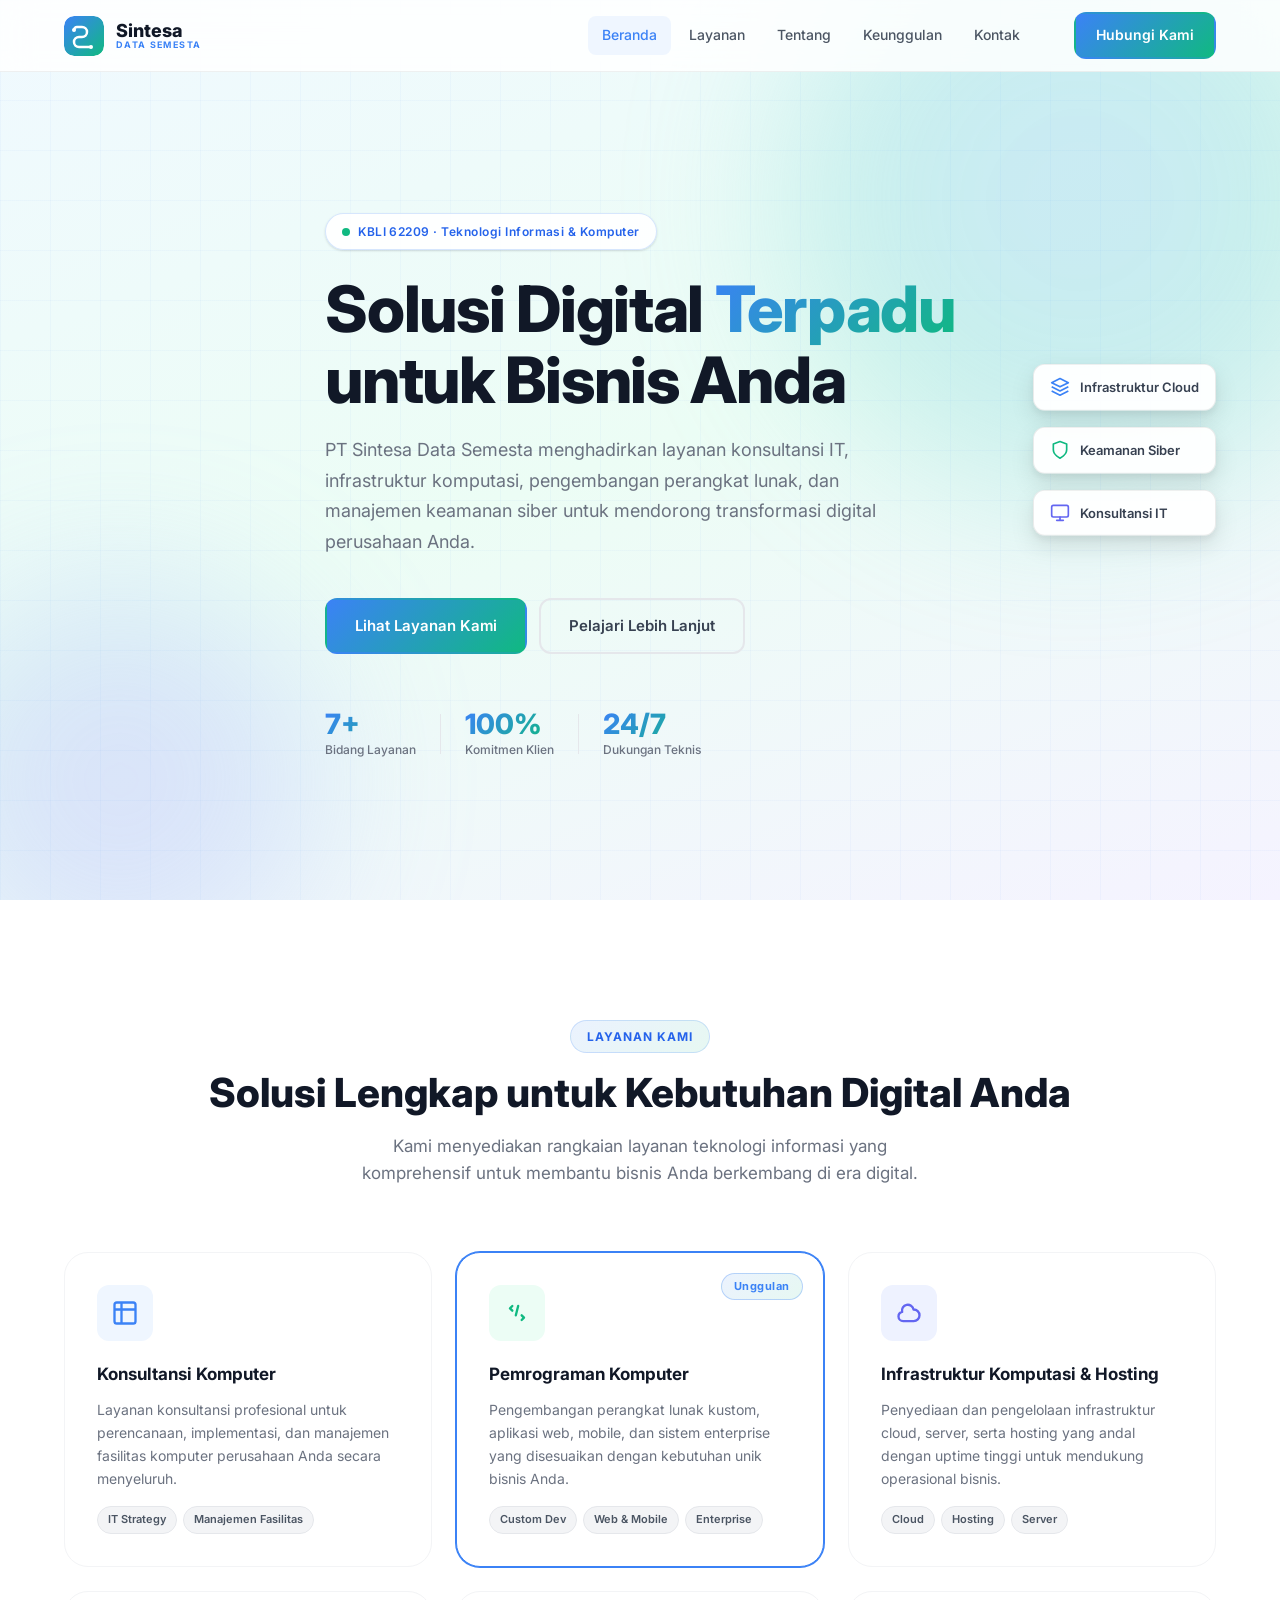
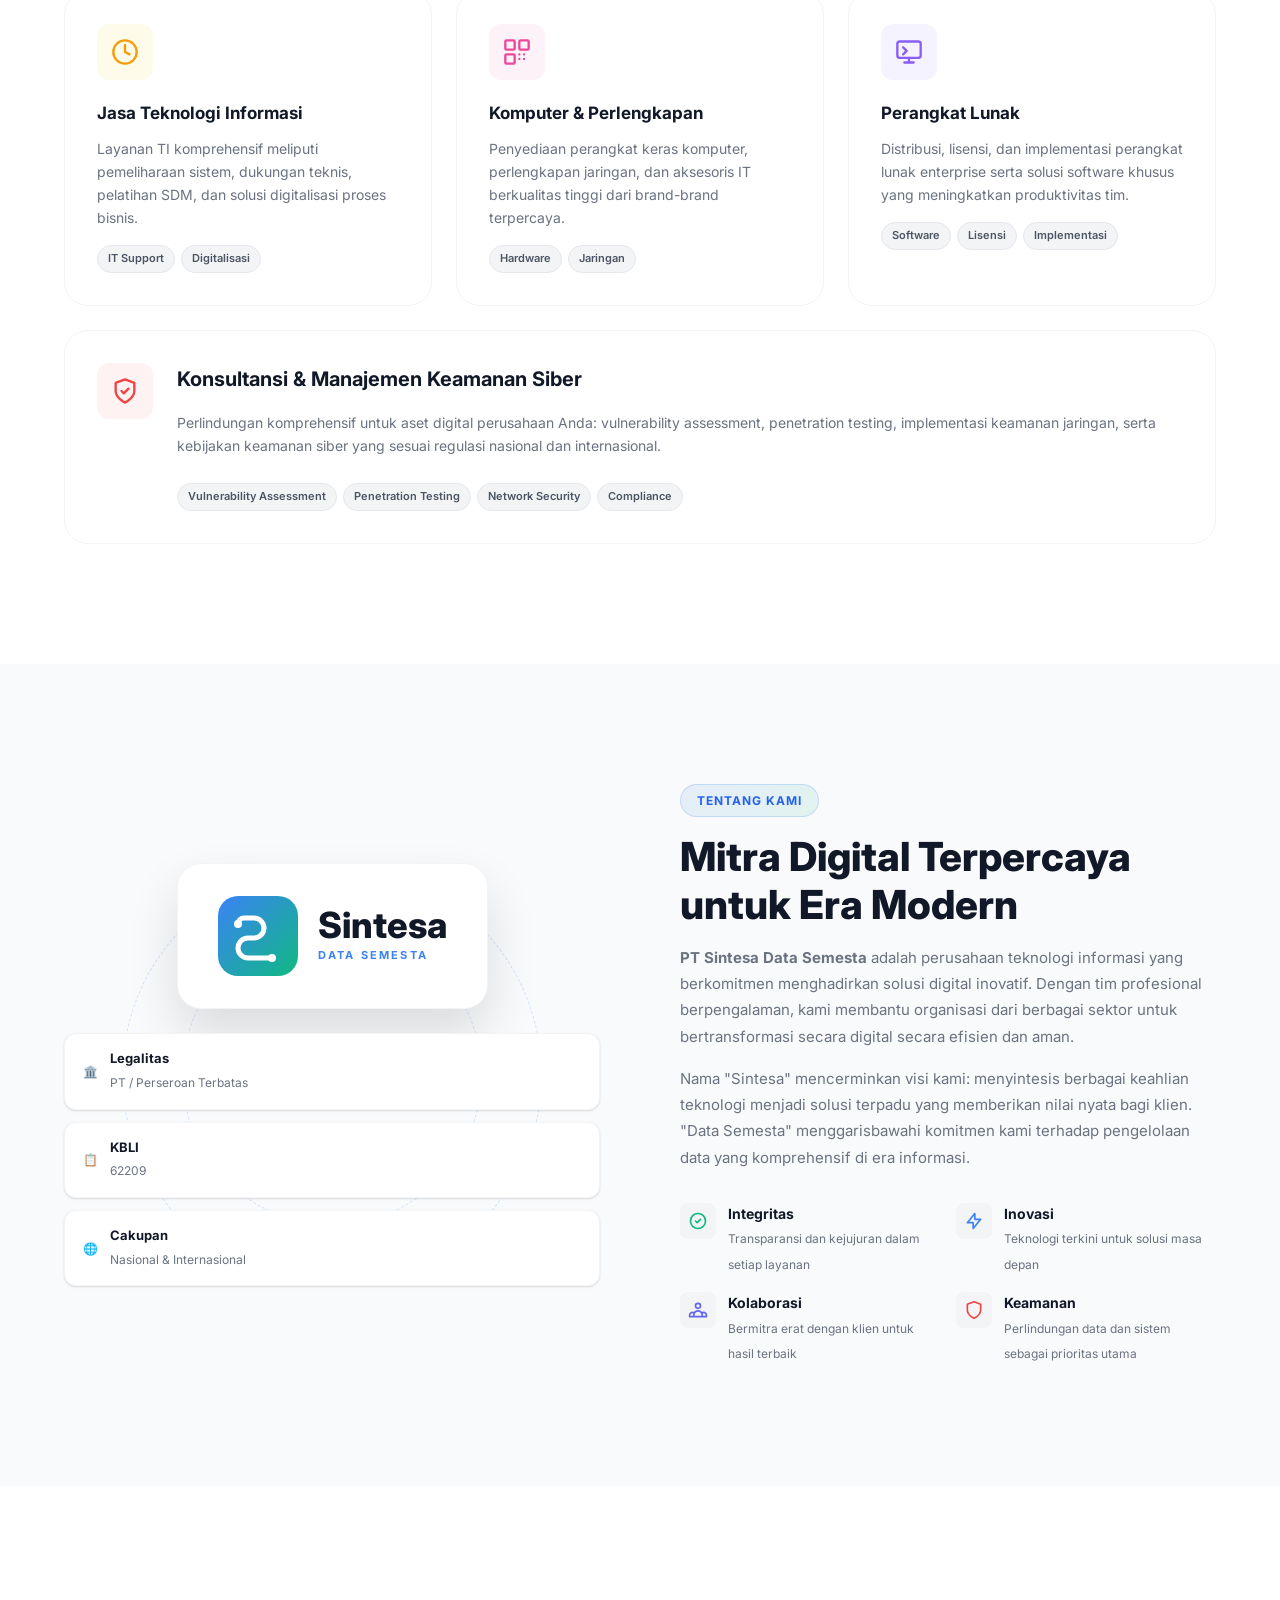
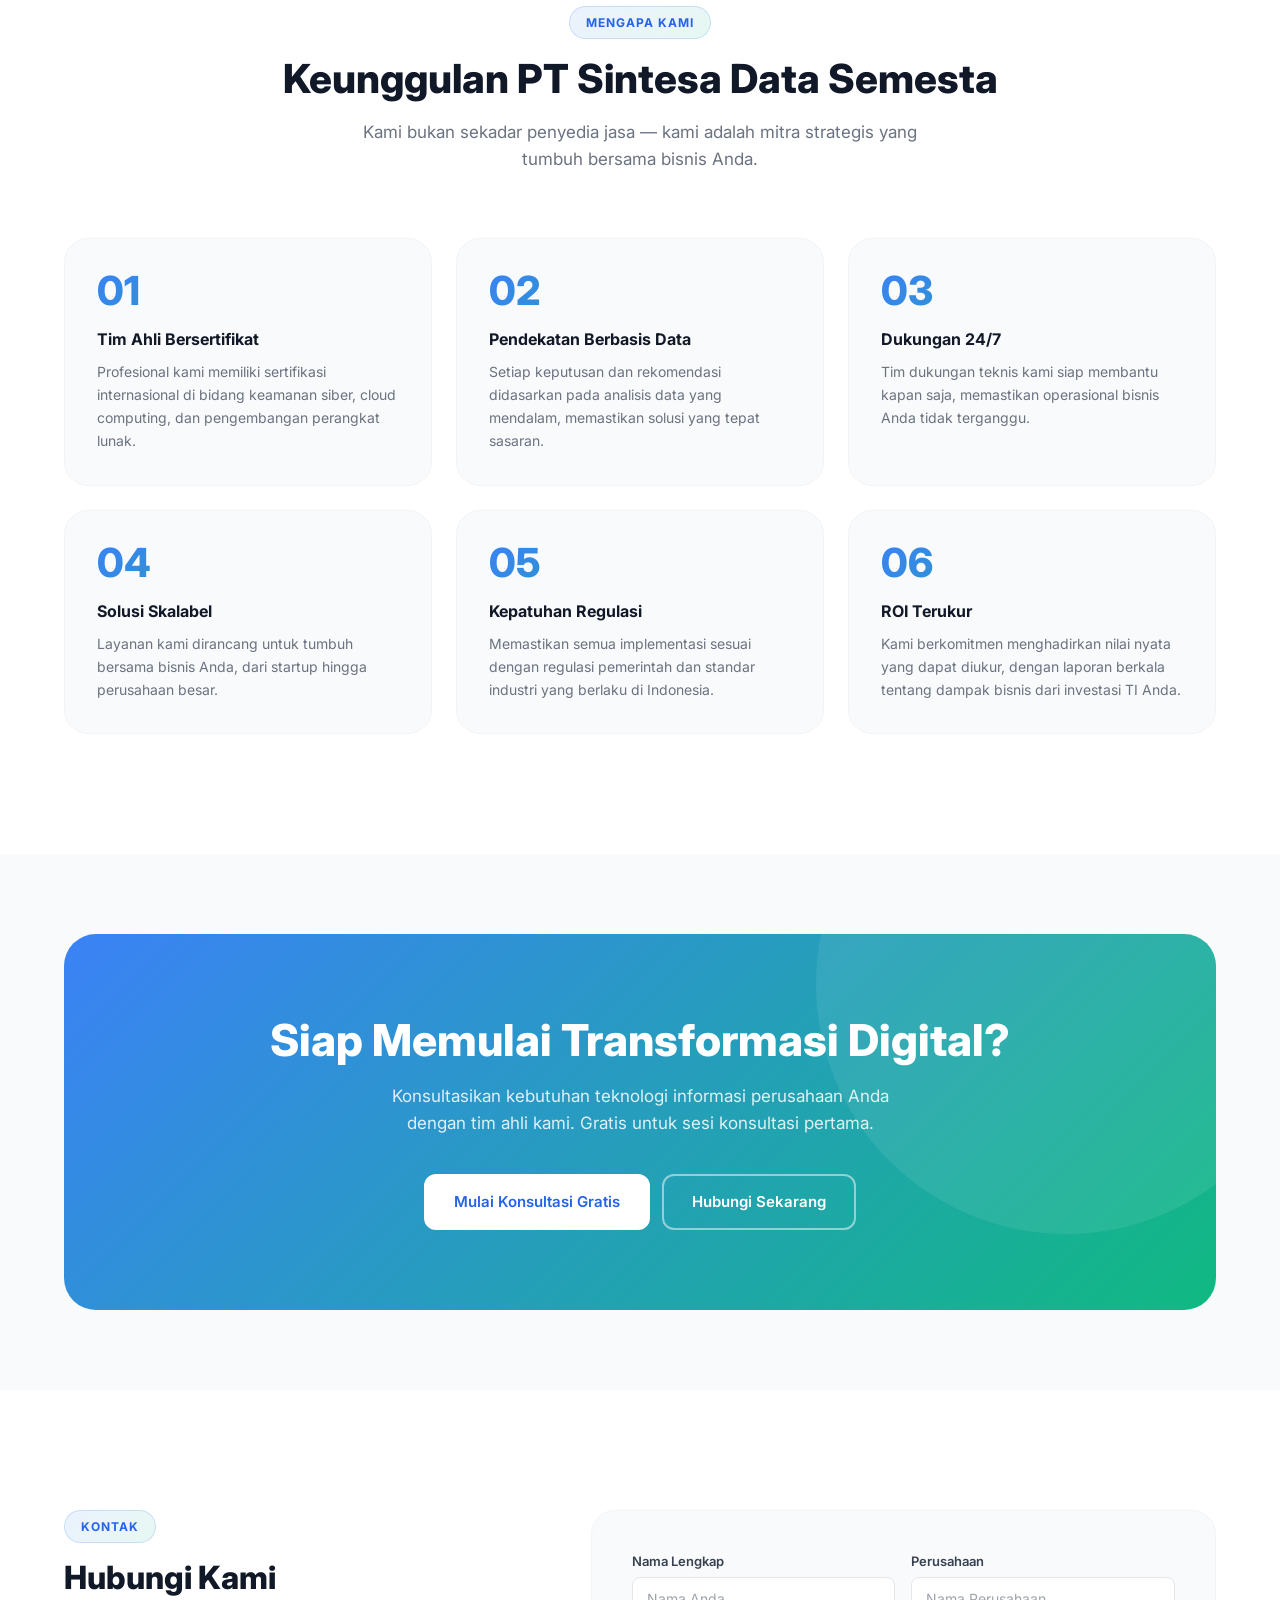
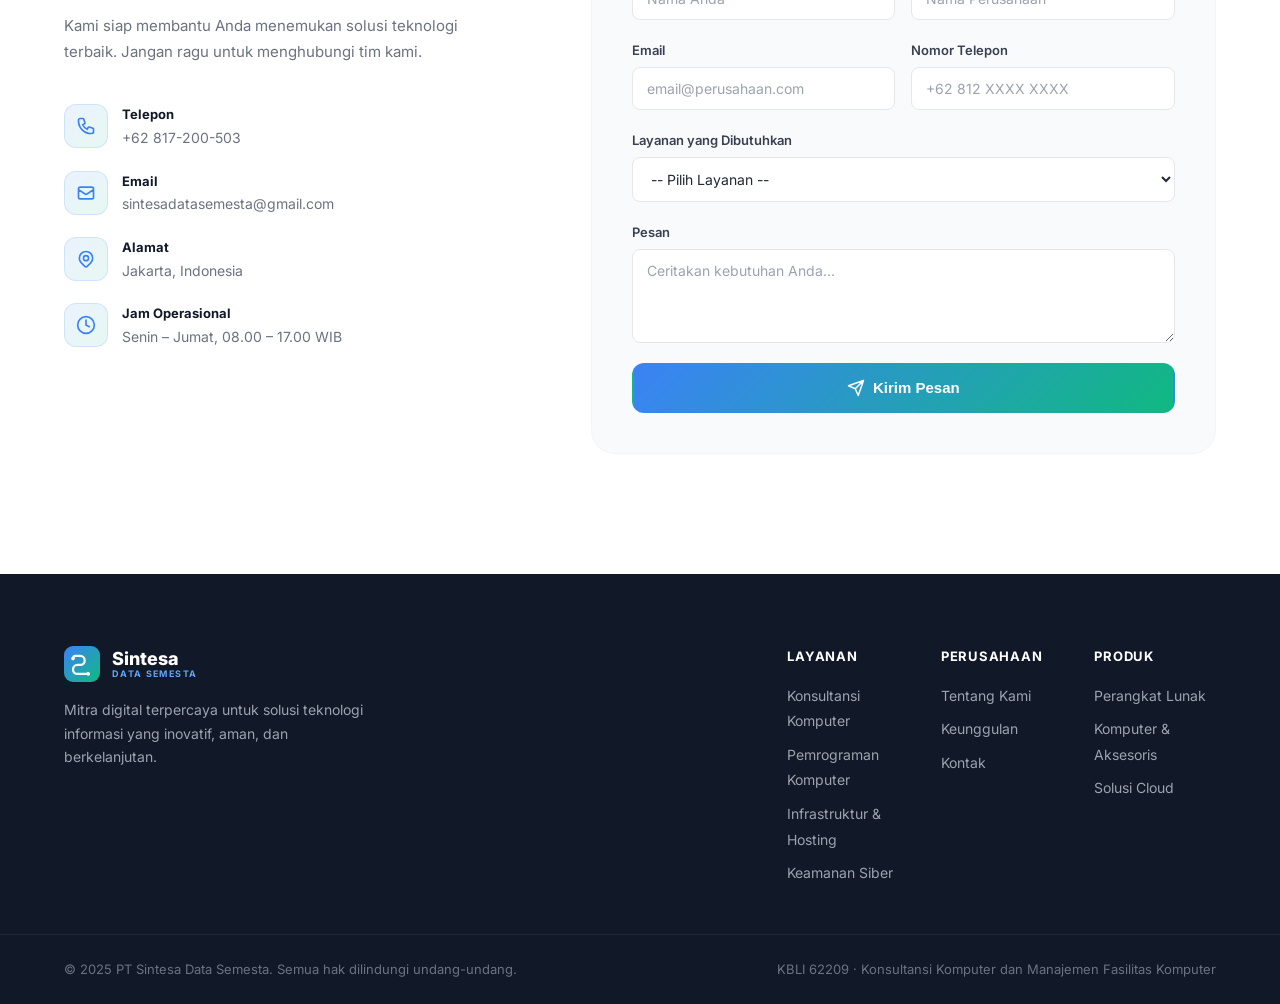
<file: index.html>
<!DOCTYPE html>
<html lang="id">
<head>
  <meta charset="UTF-8" />
  <meta name="viewport" content="width=device-width, initial-scale=1.0, viewport-fit=cover" />
  <meta name="mobile-web-app-capable" content="yes" />
  <meta name="apple-mobile-web-app-capable" content="yes" />
  <meta name="apple-mobile-web-app-status-bar-style" content="default" />
  <meta name="theme-color" content="#3B82F6" />
  <title>PT Sintesa Data Semesta — Konsultansi IT & Keamanan Siber</title>
  <meta name="description" content="PT Sintesa Data Semesta bergerak di bidang konsultansi komputer, pemrograman, infrastruktur komputasi, dan manajemen keamanan siber." />
  <meta name="keywords" content="konsultansi IT, keamanan siber, infrastruktur komputasi, perangkat lunak, Jakarta" />
  <link rel="stylesheet" href="assets/css/style.css" />
  <link rel="preconnect" href="https://fonts.googleapis.com" />
  <link rel="preconnect" href="https://fonts.gstatic.com" crossorigin />
  <link href="https://fonts.googleapis.com/css2?family=Inter:wght@300;400;500;600;700;800&display=swap" rel="stylesheet" />
</head>
<body>

  <!-- ===== NAVBAR ===== -->
  <header class="navbar" id="navbar">
    <div class="container nav-inner">
      <a href="#" class="brand">
        <svg class="brand-icon" width="40" height="40" viewBox="0 0 40 40" fill="none" xmlns="http://www.w3.org/2000/svg">
          <rect width="40" height="40" rx="10" fill="url(#logoGrad)"/>
          <path d="M10 14C10 12.3431 11.3431 11 13 11H18C20.7614 11 23 13.2386 23 16C23 18.7614 20.7614 21 18 21H15C12.2386 21 10 23.2386 10 26C10 28.7614 12.2386 31 15 31H27" stroke="white" stroke-width="2.5" stroke-linecap="round"/>
          <circle cx="10" cy="14" r="2" fill="white"/>
          <circle cx="27" cy="31" r="2" fill="white"/>
          <defs>
            <linearGradient id="logoGrad" x1="0" y1="0" x2="40" y2="40" gradientUnits="userSpaceOnUse">
              <stop offset="0%" stop-color="#3B82F6"/>
              <stop offset="100%" stop-color="#10B981"/>
            </linearGradient>
          </defs>
        </svg>
        <div class="brand-text">
          <span class="brand-name">Sintesa</span>
          <span class="brand-tagline">DATA SEMESTA</span>
        </div>
      </a>

      <nav class="nav-links" id="navLinks">
        <a href="#beranda">Beranda</a>
        <a href="#layanan">Layanan</a>
        <a href="#tentang">Tentang</a>
        <a href="#keunggulan">Keunggulan</a>
        <a href="#kontak">Kontak</a>
      </nav>

      <a href="#kontak" class="btn btn-primary nav-cta">Hubungi Kami</a>

      <button class="hamburger" id="hamburger" aria-label="Toggle menu">
        <span></span><span></span><span></span>
      </button>
    </div>
  </header>

  <!-- ===== HERO ===== -->
  <section class="hero" id="beranda">
    <div class="hero-bg">
      <div class="hero-blob blob-1"></div>
      <div class="hero-blob blob-2"></div>
      <div class="grid-overlay"></div>
    </div>
    <div class="container hero-inner">
      <div class="hero-badge">
        <span class="badge-dot"></span>
        KBLI 62209 · Teknologi Informasi & Komputer
      </div>
      <h1 class="hero-title">
        Solusi Digital <span class="gradient-text">Terpadu</span><br/>
        untuk Bisnis Anda
      </h1>
      <p class="hero-desc">
        PT Sintesa Data Semesta menghadirkan layanan konsultansi IT, infrastruktur komputasi,
        pengembangan perangkat lunak, dan manajemen keamanan siber untuk mendorong transformasi digital perusahaan Anda.
      </p>
      <div class="hero-actions">
        <a href="#layanan" class="btn btn-primary btn-lg">Lihat Layanan Kami</a>
        <a href="#tentang" class="btn btn-ghost btn-lg">Pelajari Lebih Lanjut</a>
      </div>
      <div class="hero-stats">
        <div class="stat-item">
          <span class="stat-number">7+</span>
          <span class="stat-label">Bidang Layanan</span>
        </div>
        <div class="stat-divider"></div>
        <div class="stat-item">
          <span class="stat-number">100%</span>
          <span class="stat-label">Komitmen Klien</span>
        </div>
        <div class="stat-divider"></div>
        <div class="stat-item">
          <span class="stat-number">24/7</span>
          <span class="stat-label">Dukungan Teknis</span>
        </div>
      </div>
    </div>
    <div class="hero-visual">
      <div class="floating-card card-1">
        <svg width="20" height="20" viewBox="0 0 24 24" fill="none"><path d="M12 2L2 7l10 5 10-5-10-5z" stroke="#3B82F6" stroke-width="2" stroke-linejoin="round"/><path d="M2 17l10 5 10-5" stroke="#3B82F6" stroke-width="2" stroke-linejoin="round"/><path d="M2 12l10 5 10-5" stroke="#3B82F6" stroke-width="2" stroke-linejoin="round"/></svg>
        <span>Infrastruktur Cloud</span>
      </div>
      <div class="floating-card card-2">
        <svg width="20" height="20" viewBox="0 0 24 24" fill="none"><path d="M12 22s8-4 8-10V5l-8-3-8 3v7c0 6 8 10 8 10z" stroke="#10B981" stroke-width="2" stroke-linejoin="round"/></svg>
        <span>Keamanan Siber</span>
      </div>
      <div class="floating-card card-3">
        <svg width="20" height="20" viewBox="0 0 24 24" fill="none"><rect x="2" y="3" width="20" height="14" rx="2" stroke="#6366F1" stroke-width="2"/><path d="M8 21h8M12 17v4" stroke="#6366F1" stroke-width="2" stroke-linecap="round"/></svg>
        <span>Konsultansi IT</span>
      </div>
    </div>
  </section>

  <!-- ===== LAYANAN ===== -->
  <section class="services" id="layanan">
    <div class="container">
      <div class="section-header">
        <div class="section-badge">Layanan Kami</div>
        <h2 class="section-title">Solusi Lengkap untuk Kebutuhan Digital Anda</h2>
        <p class="section-desc">Kami menyediakan rangkaian layanan teknologi informasi yang komprehensif untuk membantu bisnis Anda berkembang di era digital.</p>
      </div>

      <div class="services-grid">

        <div class="service-card" data-delay="0">
          <div class="service-icon" style="--icon-color: #3B82F6; --icon-bg: #EFF6FF;">
            <svg width="28" height="28" viewBox="0 0 24 24" fill="none"><path d="M9 3H5a2 2 0 00-2 2v4m6-6h10a2 2 0 012 2v4M9 3v18m0 0h10a2 2 0 002-2V9M9 21H5a2 2 0 01-2-2V9m0 0h18" stroke="currentColor" stroke-width="2" stroke-linecap="round" stroke-linejoin="round"/></svg>
          </div>
          <h3>Konsultansi Komputer</h3>
          <p>Layanan konsultansi profesional untuk perencanaan, implementasi, dan manajemen fasilitas komputer perusahaan Anda secara menyeluruh.</p>
          <div class="service-tags">
            <span>IT Strategy</span>
            <span>Manajemen Fasilitas</span>
          </div>
        </div>

        <div class="service-card featured" data-delay="50">
          <div class="featured-badge">Unggulan</div>
          <div class="service-icon" style="--icon-color: #10B981; --icon-bg: #ECFDF5;">
            <svg width="28" height="28" viewBox="0 0 24 24" fill="none"><path d="M16 18l2-2-2-2M8 6l-2 2 2 2" stroke="currentColor" stroke-width="2" stroke-linecap="round" stroke-linejoin="round"/><path d="M11 14l2-8" stroke="currentColor" stroke-width="2" stroke-linecap="round"/></svg>
          </div>
          <h3>Pemrograman Komputer</h3>
          <p>Pengembangan perangkat lunak kustom, aplikasi web, mobile, dan sistem enterprise yang disesuaikan dengan kebutuhan unik bisnis Anda.</p>
          <div class="service-tags">
            <span>Custom Dev</span>
            <span>Web & Mobile</span>
            <span>Enterprise</span>
          </div>
        </div>

        <div class="service-card" data-delay="100">
          <div class="service-icon" style="--icon-color: #6366F1; --icon-bg: #EEF2FF;">
            <svg width="28" height="28" viewBox="0 0 24 24" fill="none"><path d="M3 15a4 4 0 004 4h9a5 5 0 10-.1-9.999 5.002 5.002 0 10-9.78 2.096A4.001 4.001 0 003 15z" stroke="currentColor" stroke-width="2" stroke-linecap="round" stroke-linejoin="round"/></svg>
          </div>
          <h3>Infrastruktur Komputasi & Hosting</h3>
          <p>Penyediaan dan pengelolaan infrastruktur cloud, server, serta hosting yang andal dengan uptime tinggi untuk mendukung operasional bisnis.</p>
          <div class="service-tags">
            <span>Cloud</span>
            <span>Hosting</span>
            <span>Server</span>
          </div>
        </div>

        <div class="service-card" data-delay="150">
          <div class="service-icon" style="--icon-color: #F59E0B; --icon-bg: #FFFBEB;">
            <svg width="28" height="28" viewBox="0 0 24 24" fill="none"><path d="M12 2a10 10 0 110 20A10 10 0 0112 2z" stroke="currentColor" stroke-width="2"/><path d="M12 6v6l4 2" stroke="currentColor" stroke-width="2" stroke-linecap="round"/></svg>
          </div>
          <h3>Jasa Teknologi Informasi</h3>
          <p>Layanan TI komprehensif meliputi pemeliharaan sistem, dukungan teknis, pelatihan SDM, dan solusi digitalisasi proses bisnis.</p>
          <div class="service-tags">
            <span>IT Support</span>
            <span>Digitalisasi</span>
          </div>
        </div>

        <div class="service-card" data-delay="200">
          <div class="service-icon" style="--icon-color: #EC4899; --icon-bg: #FDF2F8;">
            <svg width="28" height="28" viewBox="0 0 24 24" fill="none"><rect x="2" y="2" width="8" height="8" rx="1" stroke="currentColor" stroke-width="2"/><rect x="14" y="2" width="8" height="8" rx="1" stroke="currentColor" stroke-width="2"/><rect x="2" y="14" width="8" height="8" rx="1" stroke="currentColor" stroke-width="2"/><path d="M14 14h.01M14 18h.01M18 14h.01M18 18h.01" stroke="currentColor" stroke-width="2" stroke-linecap="round"/></svg>
          </div>
          <h3>Komputer & Perlengkapan</h3>
          <p>Penyediaan perangkat keras komputer, perlengkapan jaringan, dan aksesoris IT berkualitas tinggi dari brand-brand terpercaya.</p>
          <div class="service-tags">
            <span>Hardware</span>
            <span>Jaringan</span>
          </div>
        </div>

        <div class="service-card" data-delay="250">
          <div class="service-icon" style="--icon-color: #8B5CF6; --icon-bg: #F5F3FF;">
            <svg width="28" height="28" viewBox="0 0 24 24" fill="none"><rect x="2" y="3" width="20" height="14" rx="2" stroke="currentColor" stroke-width="2"/><path d="M8 21h8M12 17v4" stroke="currentColor" stroke-width="2" stroke-linecap="round"/><path d="M7 8l3 3-3 3" stroke="currentColor" stroke-width="2" stroke-linecap="round" stroke-linejoin="round"/></svg>
          </div>
          <h3>Perangkat Lunak</h3>
          <p>Distribusi, lisensi, dan implementasi perangkat lunak enterprise serta solusi software khusus yang meningkatkan produktivitas tim.</p>
          <div class="service-tags">
            <span>Software</span>
            <span>Lisensi</span>
            <span>Implementasi</span>
          </div>
        </div>

        <div class="service-card full-width-card" data-delay="300">
          <div class="service-icon" style="--icon-color: #EF4444; --icon-bg: #FEF2F2;">
            <svg width="28" height="28" viewBox="0 0 24 24" fill="none"><path d="M12 22s8-4 8-10V5l-8-3-8 3v7c0 6 8 10 8 10z" stroke="currentColor" stroke-width="2" stroke-linejoin="round"/><path d="M9 12l2 2 4-4" stroke="currentColor" stroke-width="2" stroke-linecap="round" stroke-linejoin="round"/></svg>
          </div>
          <div class="service-body">
            <h3>Konsultansi & Manajemen Keamanan Siber</h3>
            <p>Perlindungan komprehensif untuk aset digital perusahaan Anda: vulnerability assessment, penetration testing, implementasi keamanan jaringan, serta kebijakan keamanan siber yang sesuai regulasi nasional dan internasional.</p>
            <div class="service-tags">
              <span>Vulnerability Assessment</span>
              <span>Penetration Testing</span>
              <span>Network Security</span>
              <span>Compliance</span>
            </div>
          </div>
        </div>

      </div>
    </div>
  </section>

  <!-- ===== TENTANG ===== -->
  <section class="about" id="tentang">
    <div class="container about-inner">
      <div class="about-visual">
        <div class="about-logo-card">
          <svg width="80" height="80" viewBox="0 0 80 80" fill="none" xmlns="http://www.w3.org/2000/svg">
            <rect width="80" height="80" rx="20" fill="url(#aboutLogoGrad)"/>
            <path d="M20 28C20 24.6863 22.6863 22 26 22H36C41.5228 22 46 26.4772 46 32C46 37.5228 41.5228 42 36 42H30C24.4772 42 20 46.4772 20 52C20 57.5228 24.4772 62 30 62H54" stroke="white" stroke-width="5" stroke-linecap="round"/>
            <circle cx="20" cy="28" r="4" fill="white"/>
            <circle cx="54" cy="62" r="4" fill="white"/>
            <defs>
              <linearGradient id="aboutLogoGrad" x1="0" y1="0" x2="80" y2="80" gradientUnits="userSpaceOnUse">
                <stop offset="0%" stop-color="#3B82F6"/>
                <stop offset="100%" stop-color="#10B981"/>
              </linearGradient>
            </defs>
          </svg>
          <div class="about-logo-text">
            <strong>Sintesa</strong>
            <span>DATA SEMESTA</span>
          </div>
        </div>
        <div class="about-decoration">
          <div class="deco-ring ring-1"></div>
          <div class="deco-ring ring-2"></div>
        </div>
        <div class="about-info-cards">
          <div class="info-card">
            <span class="info-icon">🏛️</span>
            <div>
              <strong>Legalitas</strong>
              <span>PT / Perseroan Terbatas</span>
            </div>
          </div>
          <div class="info-card">
            <span class="info-icon">📋</span>
            <div>
              <strong>KBLI</strong>
              <span>62209</span>
            </div>
          </div>
          <div class="info-card">
            <span class="info-icon">🌐</span>
            <div>
              <strong>Cakupan</strong>
              <span>Nasional & Internasional</span>
            </div>
          </div>
        </div>
      </div>

      <div class="about-content">
        <div class="section-badge">Tentang Kami</div>
        <h2 class="section-title">Mitra Digital Terpercaya untuk Era Modern</h2>
        <p>
          <strong>PT Sintesa Data Semesta</strong> adalah perusahaan teknologi informasi yang berkomitmen menghadirkan solusi digital inovatif. Dengan tim profesional berpengalaman, kami membantu organisasi dari berbagai sektor untuk bertransformasi secara digital secara efisien dan aman.
        </p>
        <p>
          Nama "Sintesa" mencerminkan visi kami: menyintesis berbagai keahlian teknologi menjadi solusi terpadu yang memberikan nilai nyata bagi klien. "Data Semesta" menggarisbawahi komitmen kami terhadap pengelolaan data yang komprehensif di era informasi.
        </p>

        <div class="about-values">
          <div class="value-item">
            <div class="value-icon">
              <svg width="20" height="20" viewBox="0 0 24 24" fill="none"><path d="M9 12l2 2 4-4m6 2a9 9 0 11-18 0 9 9 0 0118 0z" stroke="#10B981" stroke-width="2" stroke-linecap="round" stroke-linejoin="round"/></svg>
            </div>
            <div>
              <strong>Integritas</strong>
              <span>Transparansi dan kejujuran dalam setiap layanan</span>
            </div>
          </div>
          <div class="value-item">
            <div class="value-icon">
              <svg width="20" height="20" viewBox="0 0 24 24" fill="none"><path d="M13 10V3L4 14h7v7l9-11h-7z" stroke="#3B82F6" stroke-width="2" stroke-linecap="round" stroke-linejoin="round"/></svg>
            </div>
            <div>
              <strong>Inovasi</strong>
              <span>Teknologi terkini untuk solusi masa depan</span>
            </div>
          </div>
          <div class="value-item">
            <div class="value-icon">
              <svg width="20" height="20" viewBox="0 0 24 24" fill="none"><path d="M17 20h5v-2a3 3 0 00-5.356-1.857M17 20H7m10 0v-2c0-.656-.126-1.283-.356-1.857M7 20H2v-2a3 3 0 015.356-1.857M7 20v-2c0-.656.126-1.283.356-1.857m0 0a5.002 5.002 0 019.288 0M15 7a3 3 0 11-6 0 3 3 0 016 0z" stroke="#6366F1" stroke-width="2" stroke-linecap="round" stroke-linejoin="round"/></svg>
            </div>
            <div>
              <strong>Kolaborasi</strong>
              <span>Bermitra erat dengan klien untuk hasil terbaik</span>
            </div>
          </div>
          <div class="value-item">
            <div class="value-icon">
              <svg width="20" height="20" viewBox="0 0 24 24" fill="none"><path d="M12 22s8-4 8-10V5l-8-3-8 3v7c0 6 8 10 8 10z" stroke="#EF4444" stroke-width="2" stroke-linejoin="round"/></svg>
            </div>
            <div>
              <strong>Keamanan</strong>
              <span>Perlindungan data dan sistem sebagai prioritas utama</span>
            </div>
          </div>
        </div>
      </div>
    </div>
  </section>

  <!-- ===== KEUNGGULAN ===== -->
  <section class="features" id="keunggulan">
    <div class="container">
      <div class="section-header">
        <div class="section-badge">Mengapa Kami</div>
        <h2 class="section-title">Keunggulan PT Sintesa Data Semesta</h2>
        <p class="section-desc">Kami bukan sekadar penyedia jasa — kami adalah mitra strategis yang tumbuh bersama bisnis Anda.</p>
      </div>

      <div class="features-grid">
        <div class="feature-card">
          <div class="feature-number">01</div>
          <h3>Tim Ahli Bersertifikat</h3>
          <p>Profesional kami memiliki sertifikasi internasional di bidang keamanan siber, cloud computing, dan pengembangan perangkat lunak.</p>
        </div>
        <div class="feature-card">
          <div class="feature-number">02</div>
          <h3>Pendekatan Berbasis Data</h3>
          <p>Setiap keputusan dan rekomendasi didasarkan pada analisis data yang mendalam, memastikan solusi yang tepat sasaran.</p>
        </div>
        <div class="feature-card">
          <div class="feature-number">03</div>
          <h3>Dukungan 24/7</h3>
          <p>Tim dukungan teknis kami siap membantu kapan saja, memastikan operasional bisnis Anda tidak terganggu.</p>
        </div>
        <div class="feature-card">
          <div class="feature-number">04</div>
          <h3>Solusi Skalabel</h3>
          <p>Layanan kami dirancang untuk tumbuh bersama bisnis Anda, dari startup hingga perusahaan besar.</p>
        </div>
        <div class="feature-card">
          <div class="feature-number">05</div>
          <h3>Kepatuhan Regulasi</h3>
          <p>Memastikan semua implementasi sesuai dengan regulasi pemerintah dan standar industri yang berlaku di Indonesia.</p>
        </div>
        <div class="feature-card">
          <div class="feature-number">06</div>
          <h3>ROI Terukur</h3>
          <p>Kami berkomitmen menghadirkan nilai nyata yang dapat diukur, dengan laporan berkala tentang dampak bisnis dari investasi TI Anda.</p>
        </div>
      </div>
    </div>
  </section>

  <!-- ===== CTA ===== -->
  <section class="cta-section">
    <div class="container">
      <div class="cta-card">
        <div class="cta-bg">
          <div class="cta-blob"></div>
        </div>
        <div class="cta-content">
          <h2>Siap Memulai Transformasi Digital?</h2>
          <p>Konsultasikan kebutuhan teknologi informasi perusahaan Anda dengan tim ahli kami. Gratis untuk sesi konsultasi pertama.</p>
          <div class="cta-actions">
            <a href="#kontak" class="btn btn-white btn-lg">Mulai Konsultasi Gratis</a>
            <a href="tel:+62817200503" class="btn btn-outline-white btn-lg">Hubungi Sekarang</a>
          </div>
        </div>
      </div>
    </div>
  </section>

  <!-- ===== KONTAK ===== -->
  <section class="contact" id="kontak">
    <div class="container contact-inner">
      <div class="contact-info">
        <div class="section-badge">Kontak</div>
        <h2 class="section-title">Hubungi Kami</h2>
        <p>Kami siap membantu Anda menemukan solusi teknologi terbaik. Jangan ragu untuk menghubungi tim kami.</p>

        <div class="contact-details">
          <div class="contact-item">
            <div class="contact-icon">
              <svg width="20" height="20" viewBox="0 0 24 24" fill="none"><path d="M3 5a2 2 0 012-2h3.28a1 1 0 01.948.684l1.498 4.493a1 1 0 01-.502 1.21l-2.257 1.13a11.042 11.042 0 005.516 5.516l1.13-2.257a1 1 0 011.21-.502l4.493 1.498a1 1 0 01.684.949V19a2 2 0 01-2 2h-1C9.716 21 3 14.284 3 6V5z" stroke="currentColor" stroke-width="2"/></svg>
            </div>
            <div>
              <strong>Telepon</strong>
              <span>+62 817-200-503</span>
            </div>
          </div>
          <div class="contact-item">
            <div class="contact-icon">
              <svg width="20" height="20" viewBox="0 0 24 24" fill="none"><path d="M3 8l7.89 5.26a2 2 0 002.22 0L21 8M5 19h14a2 2 0 002-2V7a2 2 0 00-2-2H5a2 2 0 00-2 2v10a2 2 0 002 2z" stroke="currentColor" stroke-width="2" stroke-linecap="round" stroke-linejoin="round"/></svg>
            </div>
            <div>
              <strong>Email</strong>
              <span>sintesadatasemesta@gmail.com</span>
            </div>
          </div>
          <div class="contact-item">
            <div class="contact-icon">
              <svg width="20" height="20" viewBox="0 0 24 24" fill="none"><path d="M17.657 16.657L13.414 20.9a1.998 1.998 0 01-2.827 0l-4.244-4.243a8 8 0 1111.314 0z" stroke="currentColor" stroke-width="2"/><path d="M15 11a3 3 0 11-6 0 3 3 0 016 0z" stroke="currentColor" stroke-width="2"/></svg>
            </div>
            <div>
              <strong>Alamat</strong>
              <span>Jakarta, Indonesia</span>
            </div>
          </div>
          <div class="contact-item">
            <div class="contact-icon">
              <svg width="20" height="20" viewBox="0 0 24 24" fill="none"><circle cx="12" cy="12" r="10" stroke="currentColor" stroke-width="2"/><path d="M12 6v6l4 2" stroke="currentColor" stroke-width="2" stroke-linecap="round"/></svg>
            </div>
            <div>
              <strong>Jam Operasional</strong>
              <span>Senin – Jumat, 08.00 – 17.00 WIB</span>
            </div>
          </div>
        </div>
      </div>

      <div class="contact-form-wrap">
        <form class="contact-form" id="contactForm">
          <div class="form-row">
            <div class="form-group">
              <label for="name">Nama Lengkap</label>
              <input type="text" id="name" name="name" placeholder="Nama Anda" required />
            </div>
            <div class="form-group">
              <label for="company">Perusahaan</label>
              <input type="text" id="company" name="company" placeholder="Nama Perusahaan" />
            </div>
          </div>
          <div class="form-row">
            <div class="form-group">
              <label for="email">Email</label>
              <input type="email" id="email" name="email" placeholder="email@perusahaan.com" required />
            </div>
            <div class="form-group">
              <label for="phone">Nomor Telepon</label>
              <input type="tel" id="phone" name="phone" placeholder="+62 812 XXXX XXXX" />
            </div>
          </div>
          <div class="form-group">
            <label for="service">Layanan yang Dibutuhkan</label>
            <select id="service" name="service">
              <option value="">-- Pilih Layanan --</option>
              <option>Konsultansi Komputer & Manajemen Fasilitas</option>
              <option>Pemrograman Komputer</option>
              <option>Infrastruktur Komputasi & Hosting</option>
              <option>Jasa Teknologi Informasi</option>
              <option>Komputer & Perlengkapan</option>
              <option>Perangkat Lunak</option>
              <option>Konsultansi & Manajemen Keamanan Siber</option>
            </select>
          </div>
          <div class="form-group">
            <label for="message">Pesan</label>
            <textarea id="message" name="message" rows="4" placeholder="Ceritakan kebutuhan Anda..." required></textarea>
          </div>
          <button type="submit" class="btn btn-primary btn-full btn-lg">
            <svg width="18" height="18" viewBox="0 0 24 24" fill="none"><path d="M22 2L11 13M22 2l-7 20-4-9-9-4 20-7z" stroke="currentColor" stroke-width="2" stroke-linecap="round" stroke-linejoin="round"/></svg>
            Kirim Pesan
          </button>
          <div class="form-success" id="formSuccess">
            <svg width="20" height="20" viewBox="0 0 24 24" fill="none"><path d="M9 12l2 2 4-4m6 2a9 9 0 11-18 0 9 9 0 0118 0z" stroke="#10B981" stroke-width="2" stroke-linecap="round" stroke-linejoin="round"/></svg>
            Pesan berhasil dikirim! Kami akan menghubungi Anda segera.
          </div>
        </form>
      </div>
    </div>
  </section>

  <!-- ===== FOOTER ===== -->
  <footer class="footer">
    <div class="container footer-inner">
      <div class="footer-brand">
        <a href="#" class="brand">
          <svg width="36" height="36" viewBox="0 0 40 40" fill="none">
            <rect width="40" height="40" rx="10" fill="url(#footerLogoGrad)"/>
            <path d="M10 14C10 12.3431 11.3431 11 13 11H18C20.7614 11 23 13.2386 23 16C23 18.7614 20.7614 21 18 21H15C12.2386 21 10 23.2386 10 26C10 28.7614 12.2386 31 15 31H27" stroke="white" stroke-width="2.5" stroke-linecap="round"/>
            <circle cx="10" cy="14" r="2" fill="white"/>
            <circle cx="27" cy="31" r="2" fill="white"/>
            <defs>
              <linearGradient id="footerLogoGrad" x1="0" y1="0" x2="40" y2="40" gradientUnits="userSpaceOnUse">
                <stop offset="0%" stop-color="#3B82F6"/>
                <stop offset="100%" stop-color="#10B981"/>
              </linearGradient>
            </defs>
          </svg>
          <div class="brand-text">
            <span class="brand-name">Sintesa</span>
            <span class="brand-tagline">DATA SEMESTA</span>
          </div>
        </a>
        <p>Mitra digital terpercaya untuk solusi teknologi informasi yang inovatif, aman, dan berkelanjutan.</p>
      </div>

      <div class="footer-links">
        <div class="footer-col">
          <h4>Layanan</h4>
          <ul>
            <li><a href="#layanan">Konsultansi Komputer</a></li>
            <li><a href="#layanan">Pemrograman Komputer</a></li>
            <li><a href="#layanan">Infrastruktur & Hosting</a></li>
            <li><a href="#layanan">Keamanan Siber</a></li>
          </ul>
        </div>
        <div class="footer-col">
          <h4>Perusahaan</h4>
          <ul>
            <li><a href="#tentang">Tentang Kami</a></li>
            <li><a href="#keunggulan">Keunggulan</a></li>
            <li><a href="#kontak">Kontak</a></li>
          </ul>
        </div>
        <div class="footer-col">
          <h4>Produk</h4>
          <ul>
            <li><a href="#layanan">Perangkat Lunak</a></li>
            <li><a href="#layanan">Komputer & Aksesoris</a></li>
            <li><a href="#layanan">Solusi Cloud</a></li>
          </ul>
        </div>
      </div>
    </div>

    <div class="footer-bottom">
      <div class="container footer-bottom-inner">
        <p>&copy; 2025 PT Sintesa Data Semesta. Semua hak dilindungi undang-undang.</p>
        <p>KBLI 62209 · Konsultansi Komputer dan Manajemen Fasilitas Komputer</p>
      </div>
    </div>
  </footer>

  <script src="assets/js/script.js"></script>
</body>
</html>
</file>
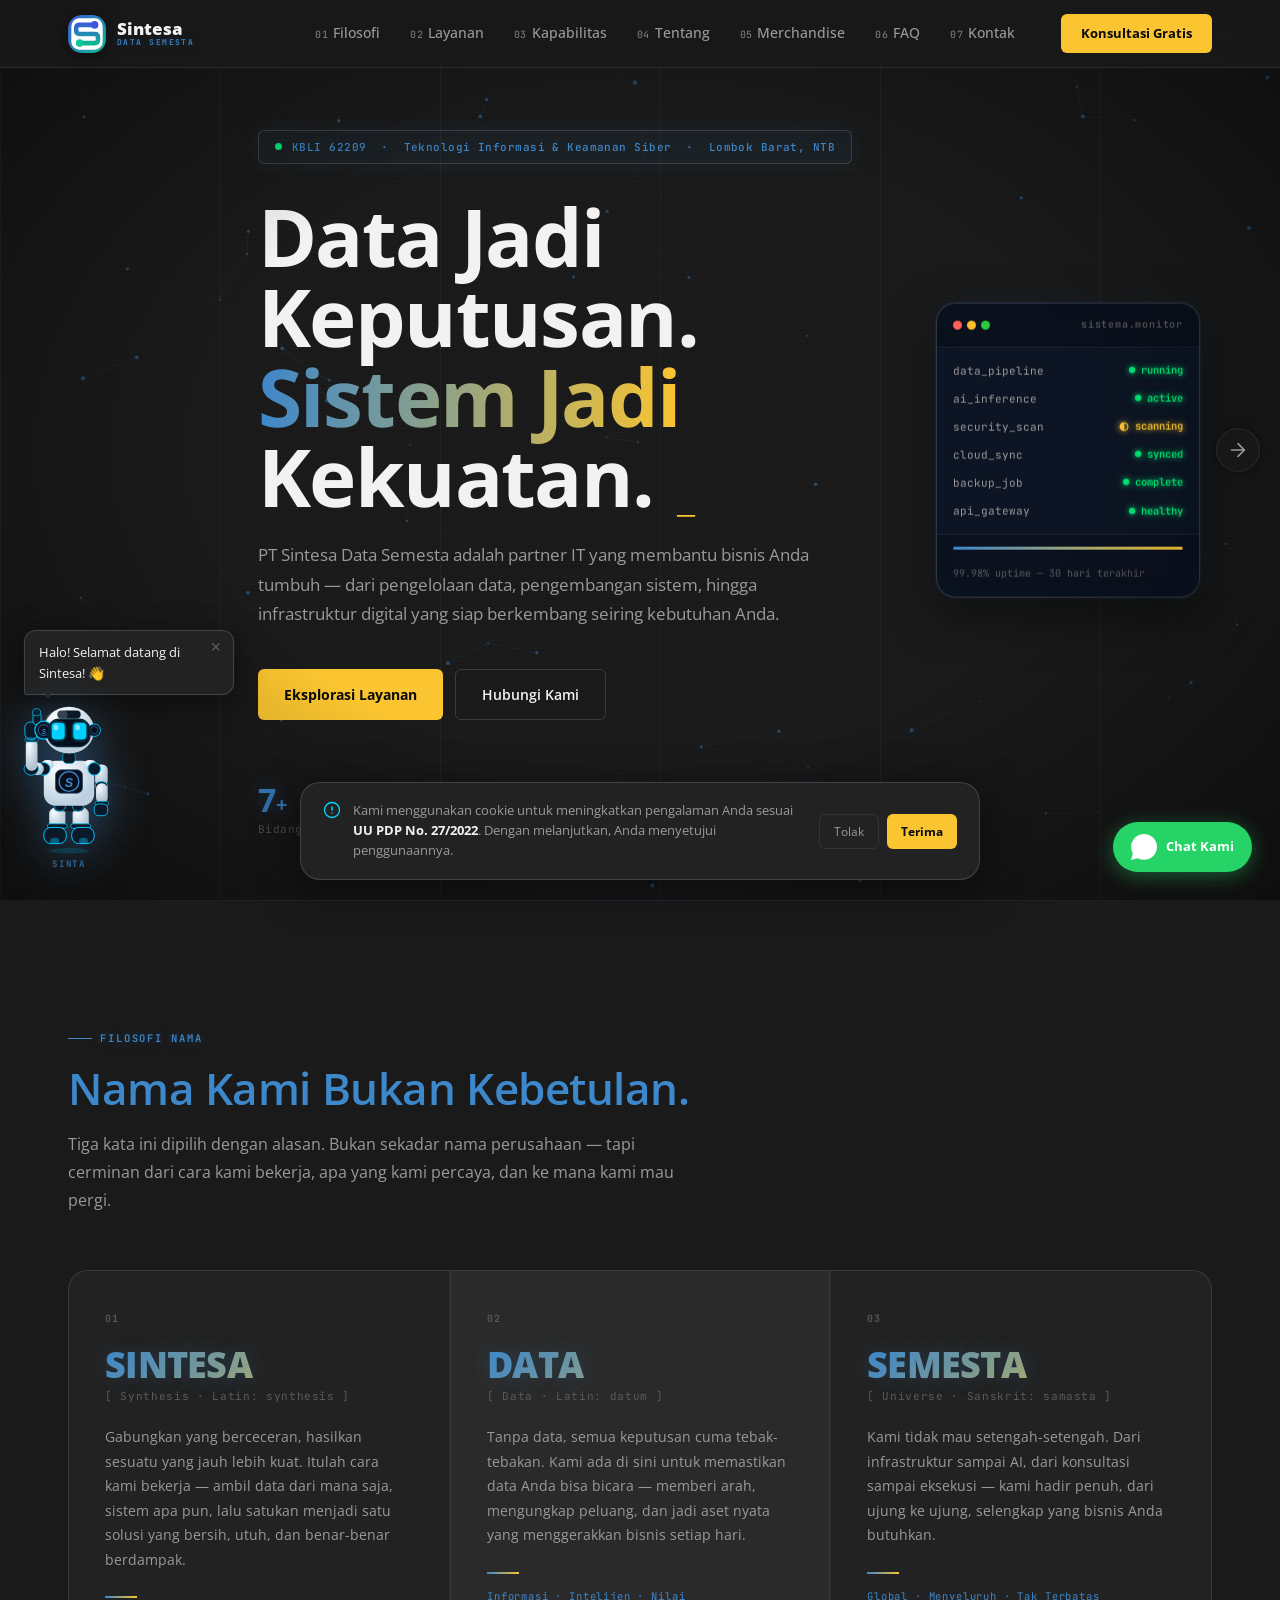
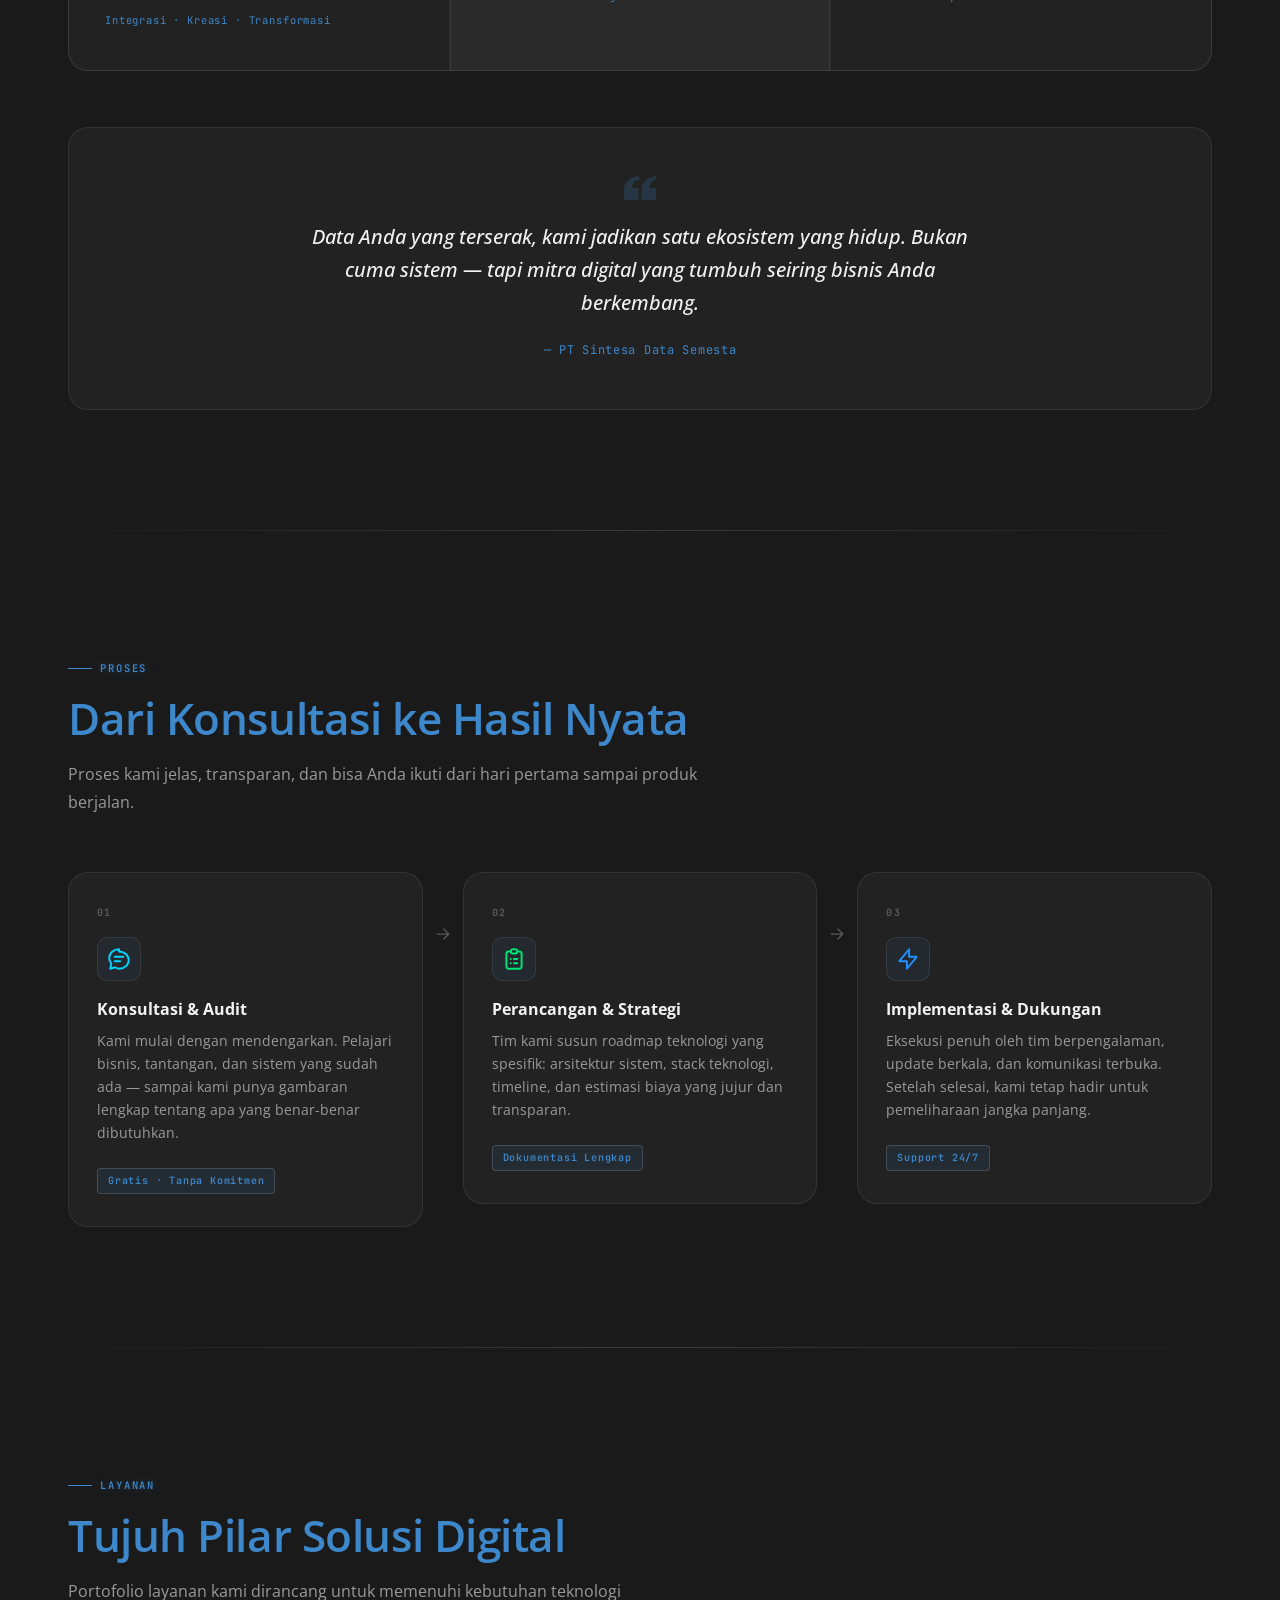
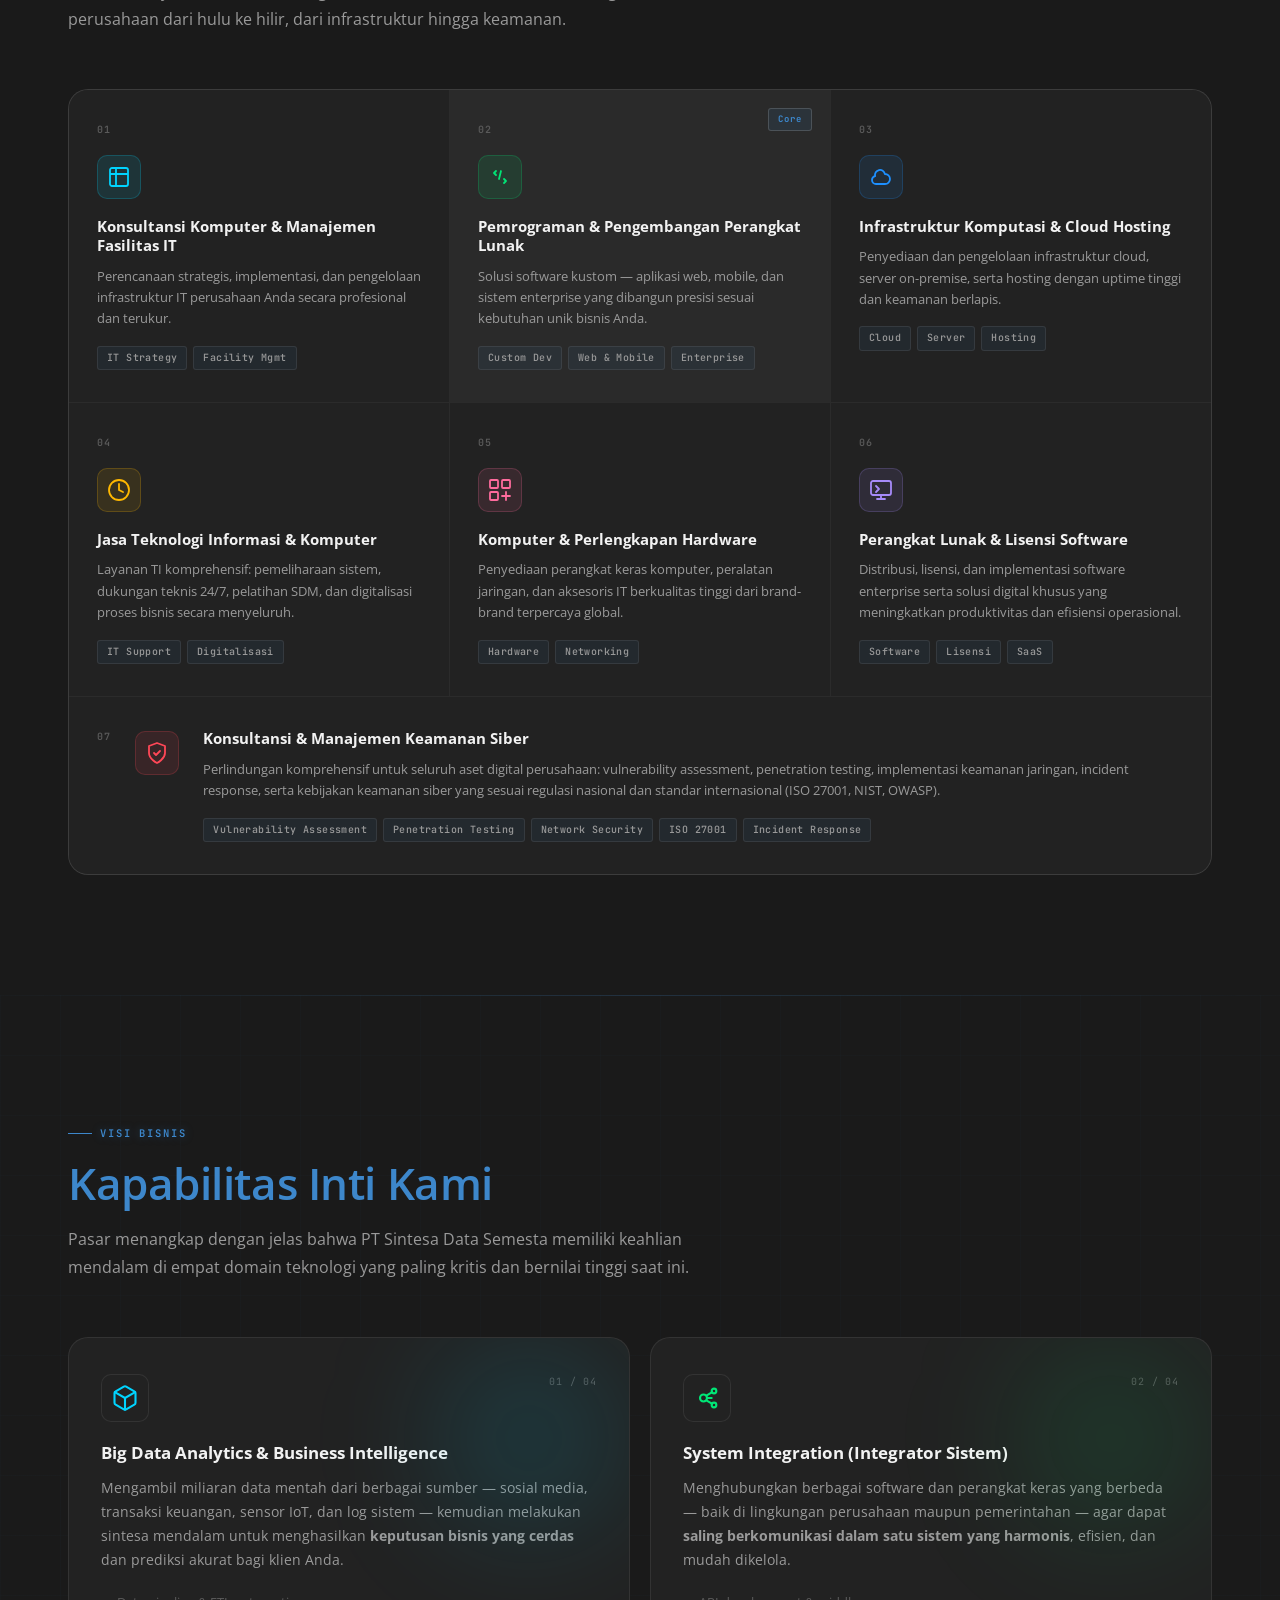
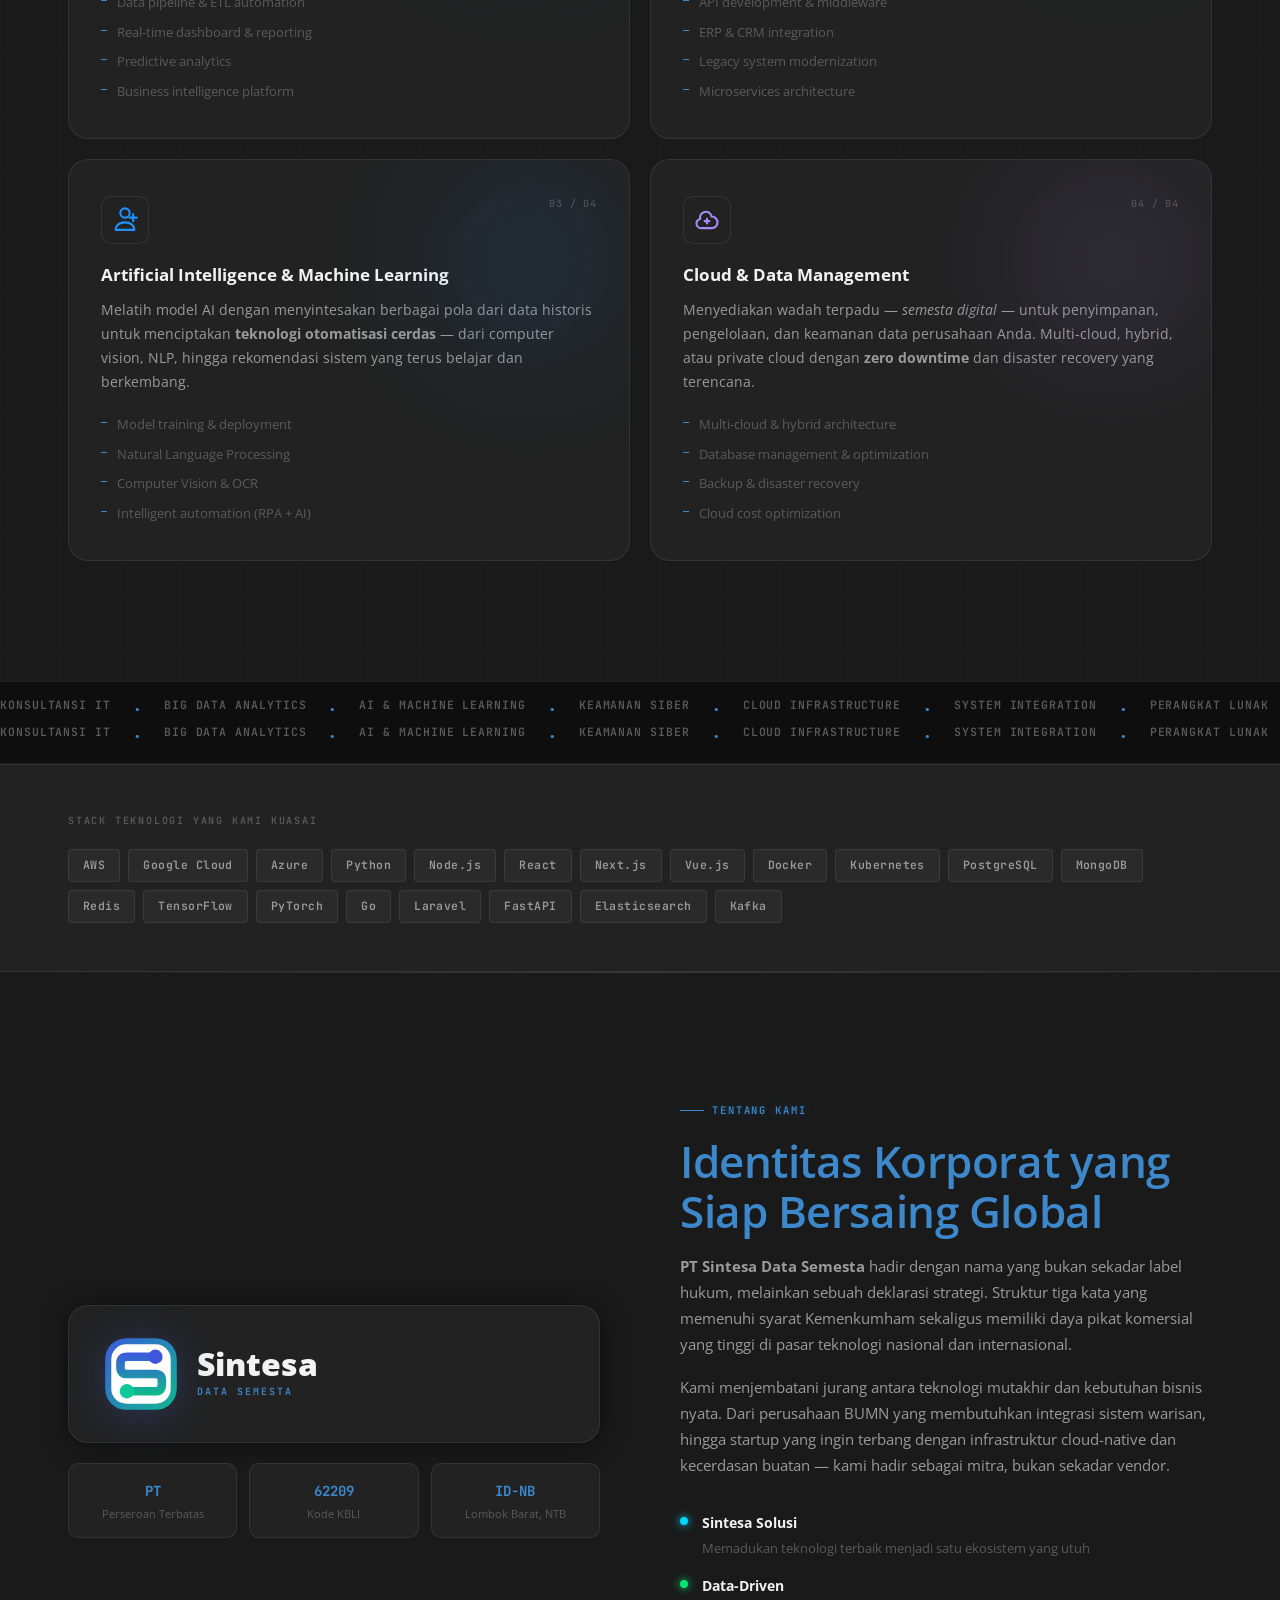
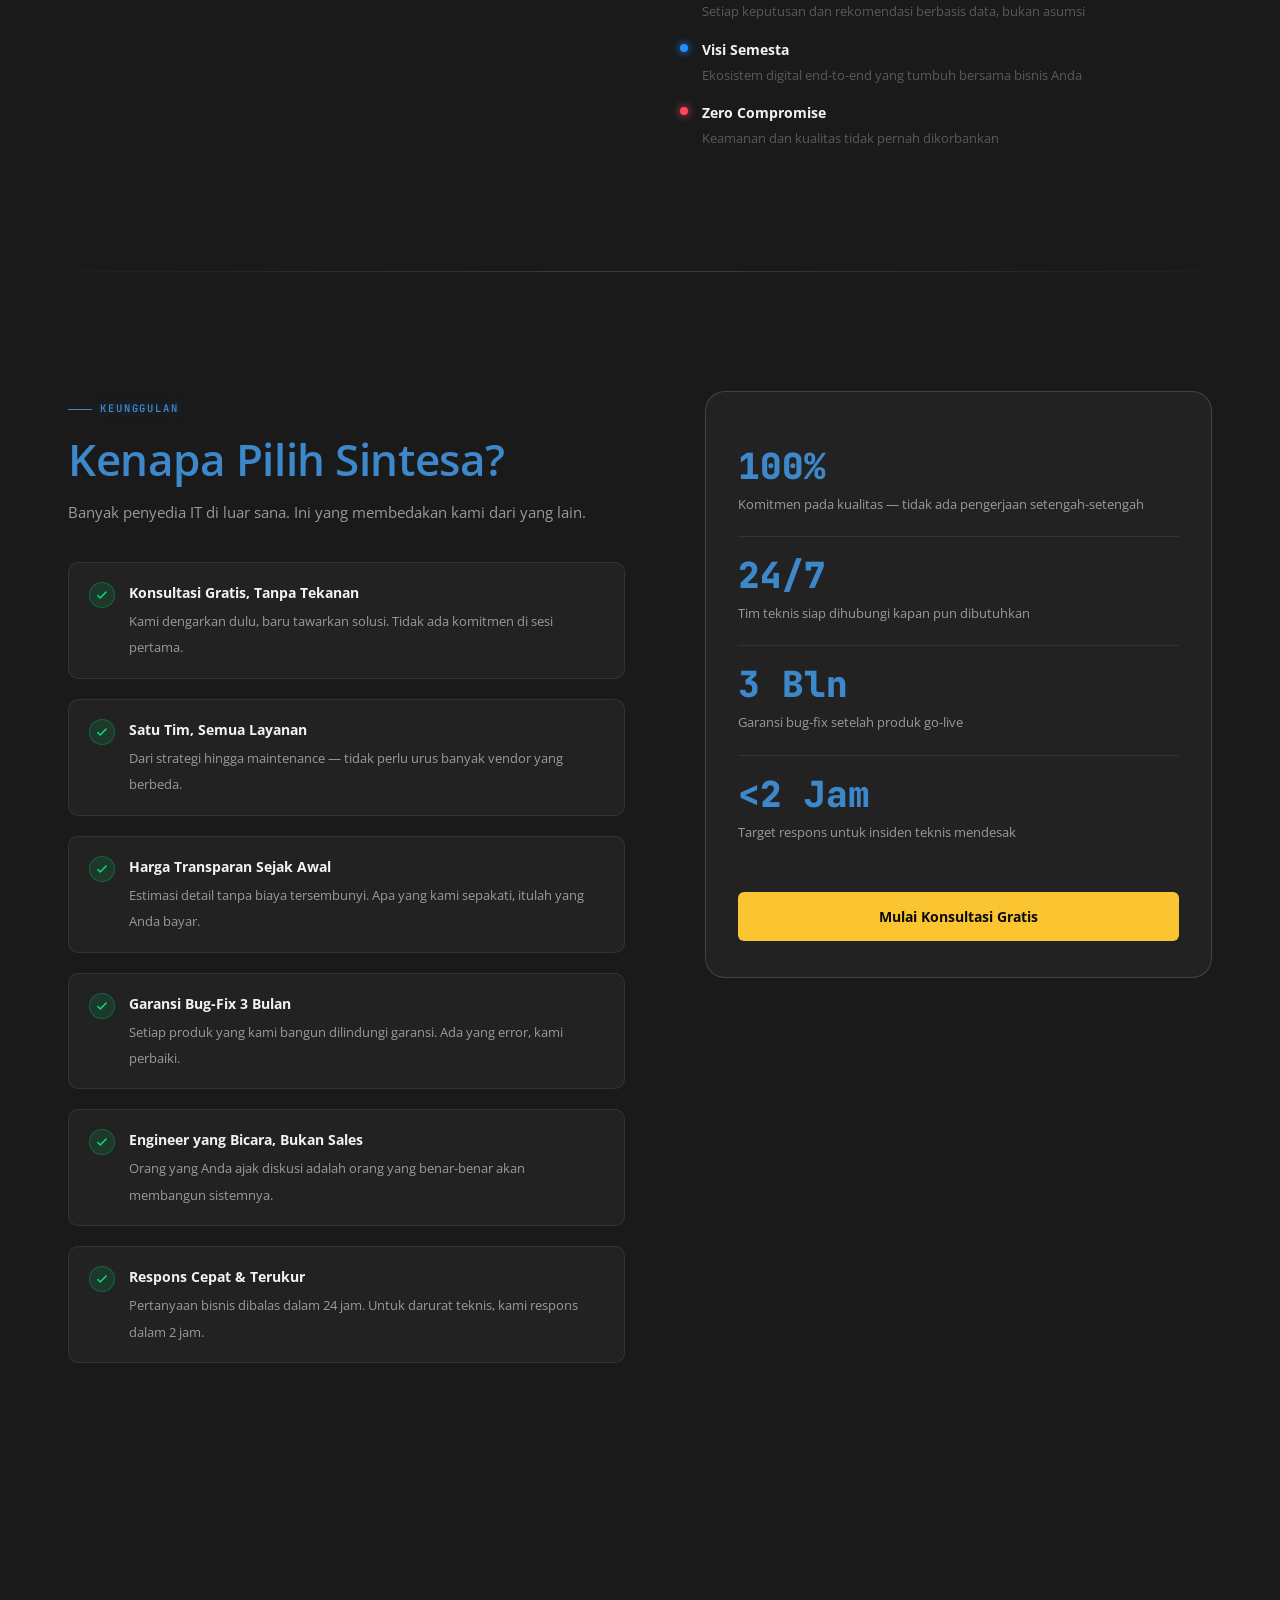
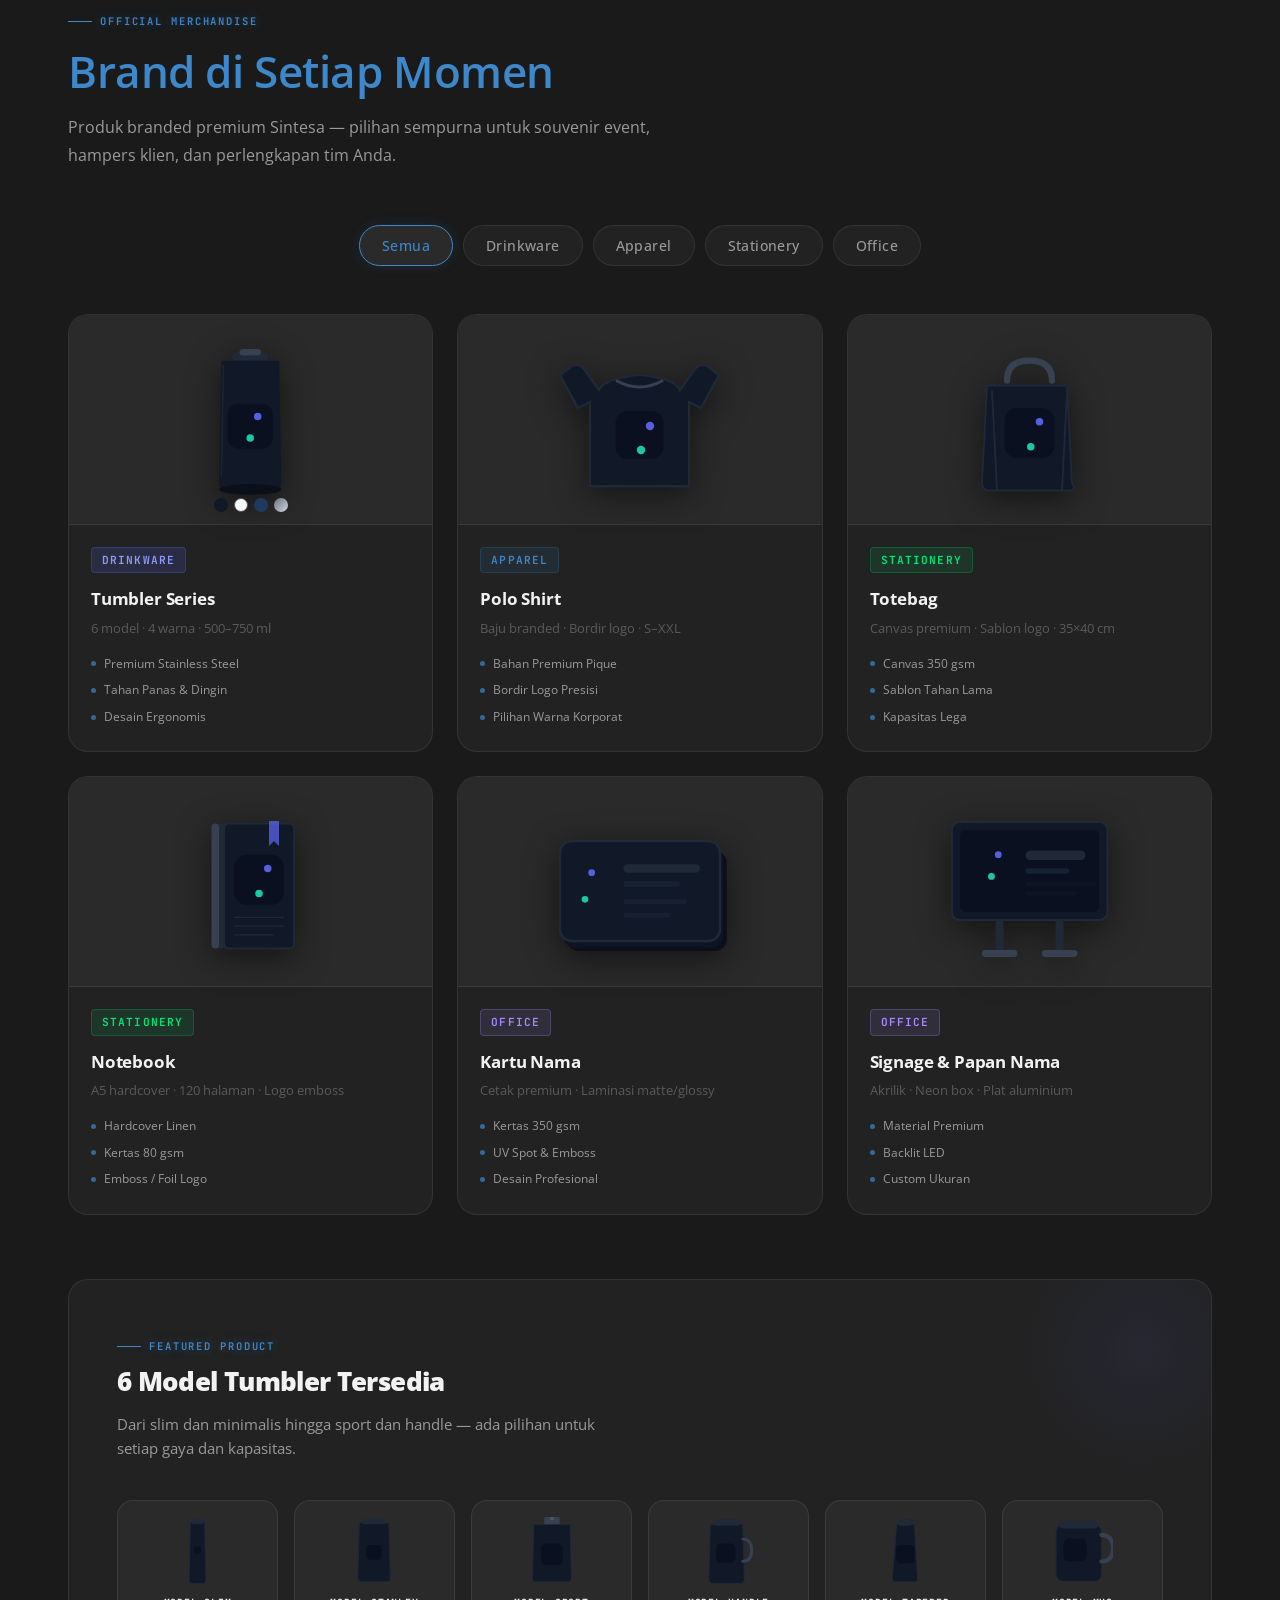
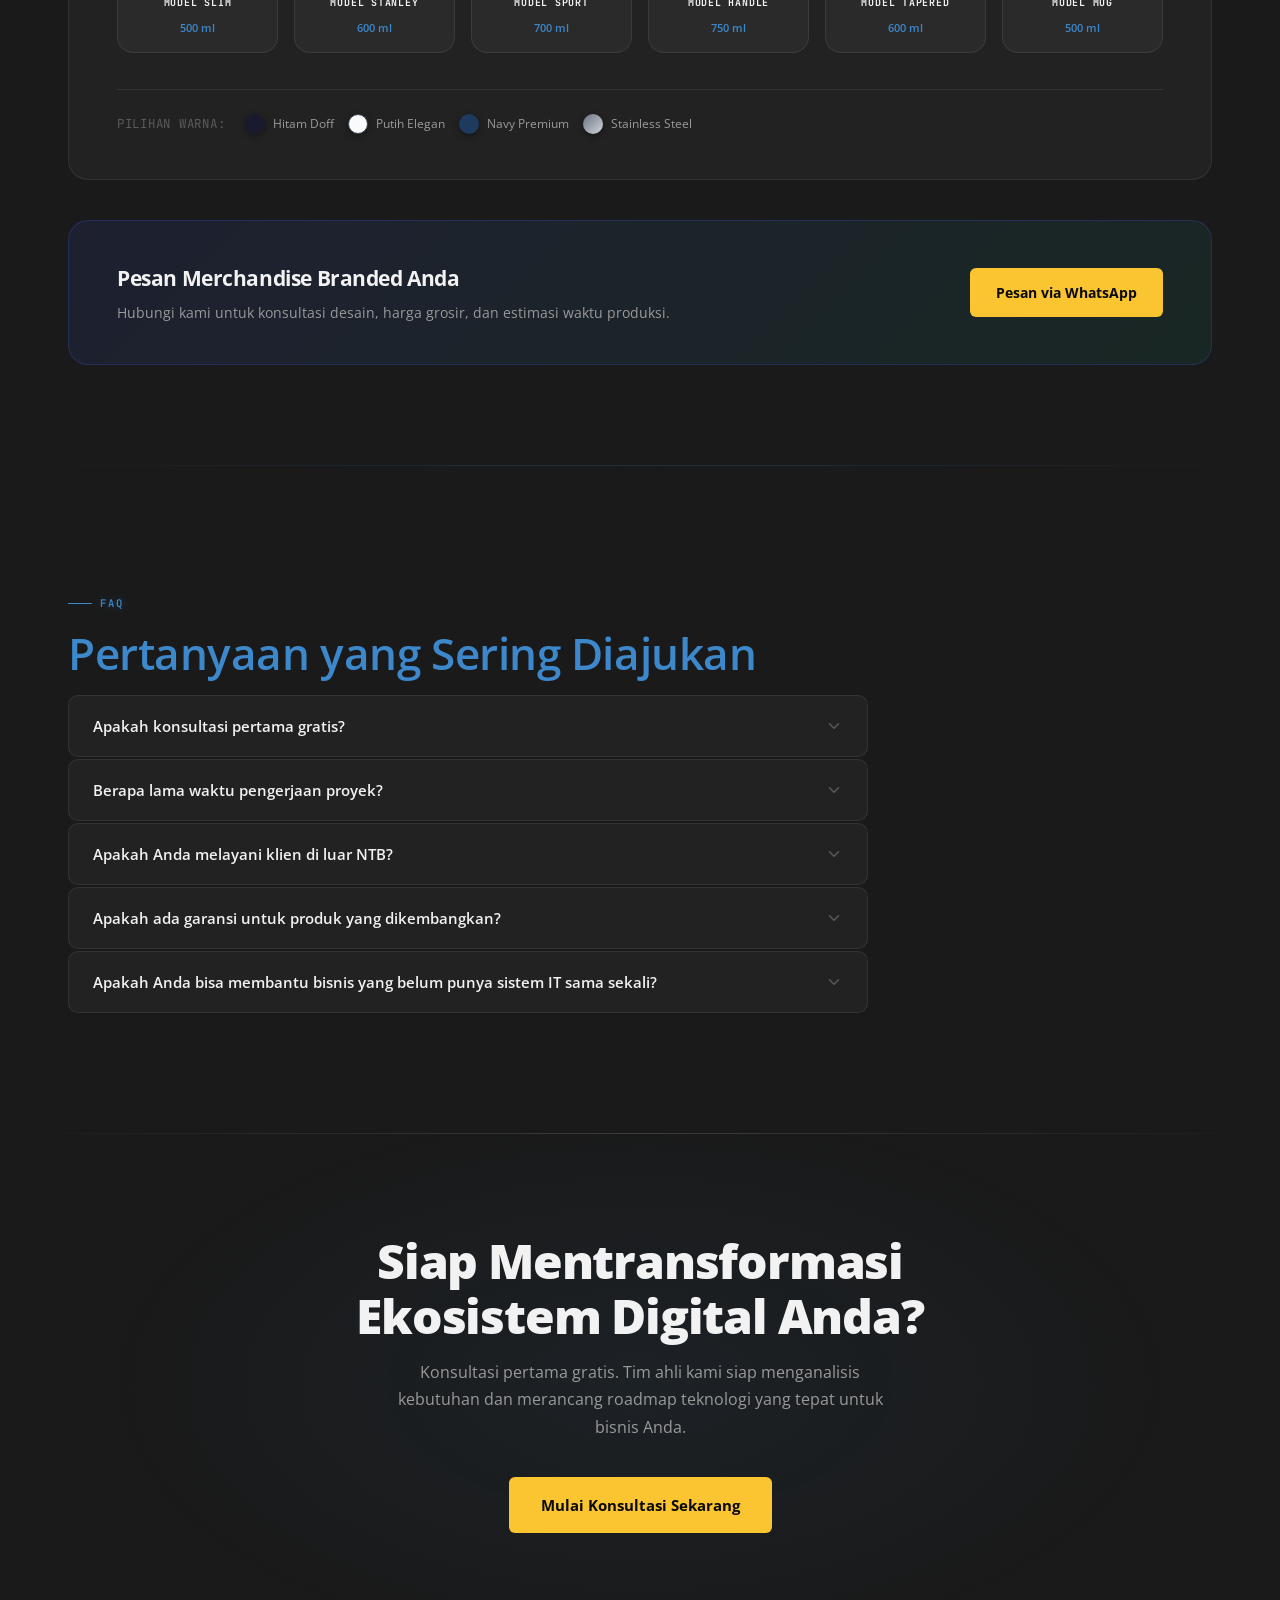
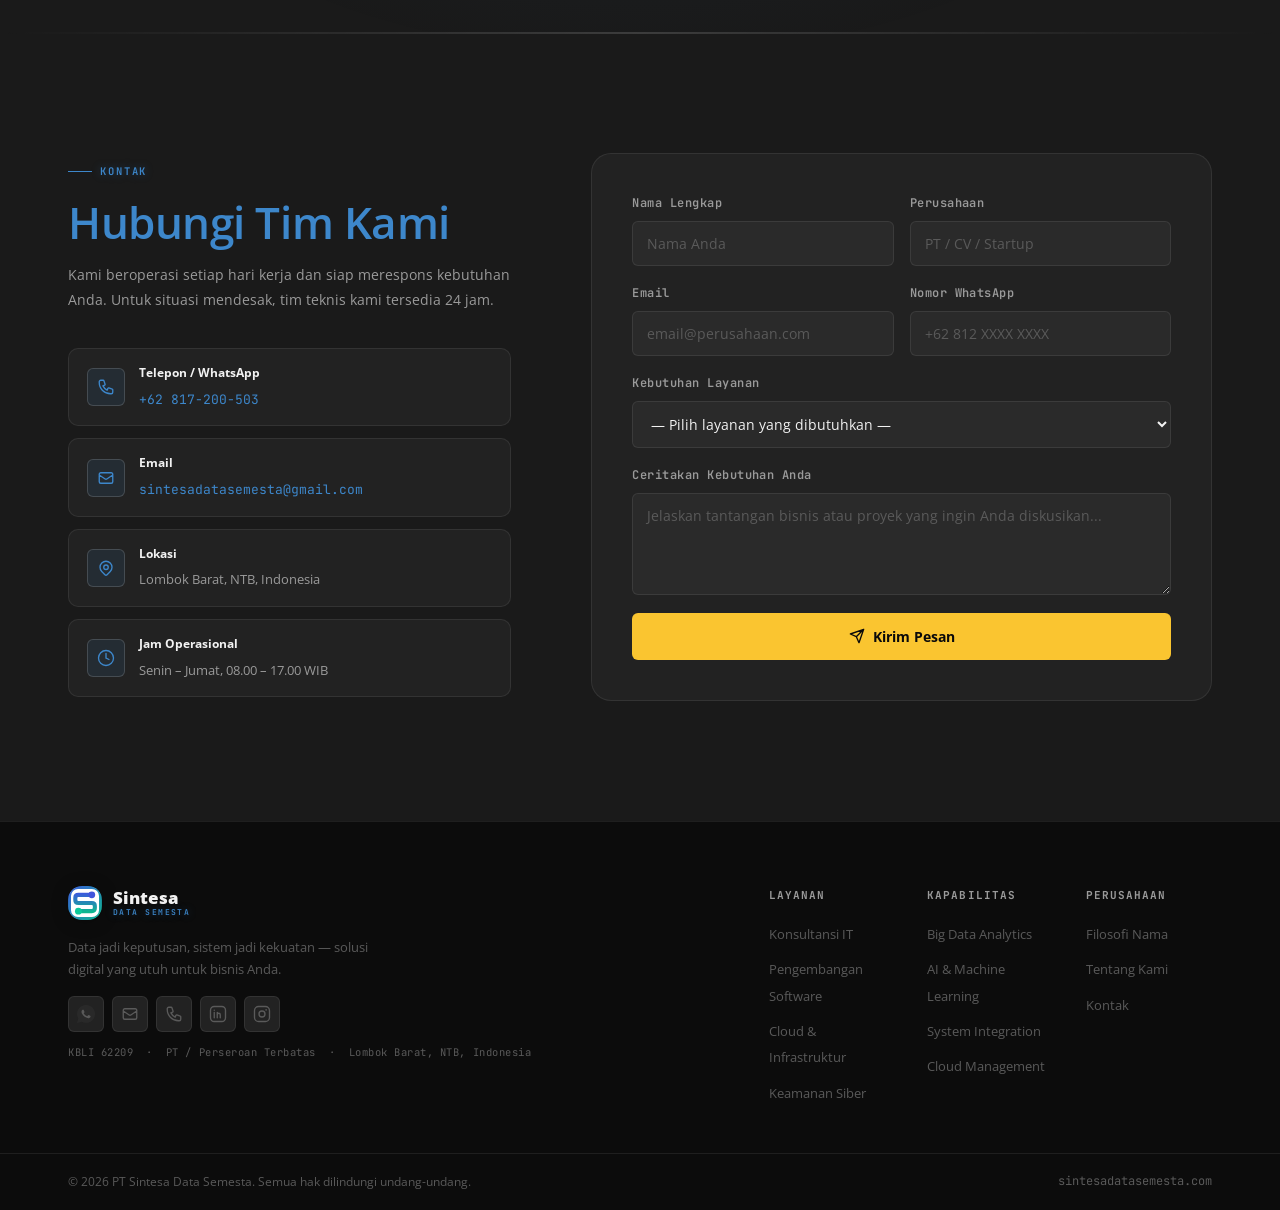
<file: public/index.html>
<!DOCTYPE html>
<html lang="id" prefix="og: https://ogp.me/ns#">
<head>
  <meta charset="UTF-8" />
  <meta name="viewport" content="width=device-width, initial-scale=1.0, viewport-fit=cover" />
  <meta name="mobile-web-app-capable" content="yes" />
  <meta name="apple-mobile-web-app-capable" content="yes" />
  <meta name="theme-color" content="#3D87CB" />

  <title>PT Sintesa Data Semesta | Konsultansi IT & Keamanan Siber Lombok Barat NTB</title>
  <meta name="description" content="PT Sintesa Data Semesta — partner IT untuk bisnis yang ingin tumbuh. Konsultansi IT, AI, keamanan siber, cloud, dan pengembangan perangkat lunak untuk korporat dan startup Indonesia." />
  <meta name="keywords" content="konsultansi IT Lombok, keamanan siber NTB, Big Data Analytics, System Integration, AI Machine Learning, cloud computing, PT Sintesa Data Semesta, KBLI 62209, Lombok Barat, Nusa Tenggara Barat" />
  <meta name="author" content="PT Sintesa Data Semesta" />
  <meta name="robots" content="index, follow, max-snippet:-1, max-image-preview:large" />
  <meta name="google-site-verification" content="KHJZjRhD0-_dHgARcaTHuDBcFSoVNtT4Pgv4nZC9sSo" />
  <link rel="canonical" href="https://sintesadatasemesta.com/" />

  <meta property="og:type" content="website" />
  <meta property="og:locale" content="id_ID" />
  <meta property="og:site_name" content="PT Sintesa Data Semesta" />
  <meta property="og:title" content="PT Sintesa Data Semesta | Konsultansi IT & Keamanan Siber" />
  <meta property="og:description" content="Data jadi keputusan, sistem jadi kekuatan. Partner teknologi terpercaya untuk korporat dan startup Indonesia." />
  <meta property="og:url" content="https://sintesadatasemesta.com/" />
  <meta name="twitter:card" content="summary_large_image" />
  <meta name="twitter:site" content="@sintesadata" />
  <meta name="twitter:image" content="https://sintesadatasemesta.com/assets/images/logo/logo-sintesa.svg" />
  <meta property="og:image" content="https://sintesadatasemesta.com/assets/images/logo/logo-sintesa.svg" />
  <meta property="og:image:width" content="512" />
  <meta property="og:image:height" content="512" />
  <meta name="geo.region" content="ID-NB" />
  <meta name="geo.placename" content="Lombok Barat, Nusa Tenggara Barat, Indonesia" />

  <script type="application/ld+json">
  {
    "@context": "https://schema.org",
    "@graph": [
      {
        "@type": ["LocalBusiness", "ProfessionalService"],
        "@id": "https://sintesadatasemesta.com/#organization",
        "name": "PT Sintesa Data Semesta",
        "legalName": "Perseroan Terbatas Sintesa Data Semesta",
        "alternateName": "Sintesa Data Semesta",
        "url": "https://sintesadatasemesta.com",
        "logo": {
          "@type": "ImageObject",
          "url": "https://sintesadatasemesta.com/assets/images/logo/logo-sintesa.svg",
          "width": "512",
          "height": "512"
        },
        "image": "https://sintesadatasemesta.com/assets/images/logo/logo-sintesa.svg",
        "description": "PT Sintesa Data Semesta adalah perusahaan konsultansi IT, Big Data Analytics, AI & Machine Learning, keamanan siber, dan infrastruktur cloud berbasis di Lombok Barat, Nusa Tenggara Barat (KBLI 62209). Melayani klien korporat dan startup di seluruh Indonesia.",
        "telephone": "+62817200503",
        "email": "sintesadatasemesta@gmail.com",
        "address": {
          "@type": "PostalAddress",
          "streetAddress": "Lombok Barat",
          "addressLocality": "Lombok Barat",
          "addressRegion": "Nusa Tenggara Barat",
          "postalCode": "83362",
          "addressCountry": "ID"
        },
        "geo": {
          "@type": "GeoCoordinates",
          "latitude": "-8.6528",
          "longitude": "116.0943"
        },
        "openingHoursSpecification": [{
          "@type": "OpeningHoursSpecification",
          "dayOfWeek": ["Monday","Tuesday","Wednesday","Thursday","Friday"],
          "opens": "08:00",
          "closes": "17:00"
        }],
        "areaServed": {"@type": "Country", "name": "Indonesia"},
        "hasOfferCatalog": {
          "@type": "OfferCatalog",
          "name": "Layanan IT",
          "itemListElement": [
            {"@type": "Offer", "itemOffered": {"@type": "Service", "name": "Konsultansi IT", "description": "Audit, perencanaan, dan implementasi strategi teknologi informasi untuk bisnis."}},
            {"@type": "Offer", "itemOffered": {"@type": "Service", "name": "Keamanan Siber", "description": "Penilaian risiko, penetration testing, dan hardening sistem keamanan."}},
            {"@type": "Offer", "itemOffered": {"@type": "Service", "name": "Big Data Analytics", "description": "Pengolahan dan visualisasi data skala besar untuk pengambilan keputusan bisnis."}},
            {"@type": "Offer", "itemOffered": {"@type": "Service", "name": "AI & Machine Learning", "description": "Pengembangan model prediktif dan otomasi berbasis kecerdasan buatan."}},
            {"@type": "Offer", "itemOffered": {"@type": "Service", "name": "Cloud & Infrastruktur", "description": "Migrasi, manajemen, dan optimasi infrastruktur cloud AWS, GCP, Azure."}},
            {"@type": "Offer", "itemOffered": {"@type": "Service", "name": "Pengembangan Software", "description": "Pembuatan aplikasi web dan mobile custom sesuai kebutuhan bisnis."}},
            {"@type": "Offer", "itemOffered": {"@type": "Service", "name": "System Integration", "description": "Integrasi sistem ERP, CRM, dan API antara platform yang berbeda."}}
          ]
        },
        "contactPoint": {
          "@type": "ContactPoint",
          "telephone": "+62817200503",
          "contactType": "customer service",
          "availableLanguage": "Indonesian"
        },
        "sameAs": [
          "https://www.instagram.com/sintesadatasemesta/",
          "https://linkedin.com/company/sintesa-data-semesta",
          "https://wa.me/62817200503"
        ],
        "foundingDate": "2024",
        "priceRange": "$$"
      },
      {
        "@type": "WebSite",
        "@id": "https://sintesadatasemesta.com/#website",
        "url": "https://sintesadatasemesta.com",
        "name": "PT Sintesa Data Semesta",
        "publisher": {"@id": "https://sintesadatasemesta.com/#organization"},
        "inLanguage": "id-ID",
        "potentialAction": {
          "@type": "SearchAction",
          "target": {
            "@type": "EntryPoint",
            "urlTemplate": "https://sintesadatasemesta.com/?q={search_term_string}"
          },
          "query-input": "required name=search_term_string"
        }
      },
      {
        "@type": "FAQPage",
        "@id": "https://sintesadatasemesta.com/#faq",
        "mainEntity": [
          {
            "@type": "Question",
            "name": "Apakah konsultasi pertama gratis?",
            "acceptedAnswer": {"@type": "Answer", "text": "Ya, kami menyediakan sesi konsultasi awal secara gratis dan tanpa komitmen apapun. Kami akan mendengarkan kebutuhan Anda, memberikan gambaran umum solusi yang tepat, serta estimasi awal proyek — sebelum Anda memutuskan untuk lanjut atau tidak."}
          },
          {
            "@type": "Question",
            "name": "Berapa lama waktu pengerjaan proyek IT?",
            "acceptedAnswer": {"@type": "Answer", "text": "Tergantung kompleksitas proyeknya. Proyek sederhana seperti website atau aplikasi kecil bisa selesai dalam 2–4 minggu. Proyek menengah biasanya 1–3 bulan. Untuk proyek enterprise berskala besar, kami biasanya membutuhkan 3–6 bulan. Estimasi yang realistis akan kami berikan setelah audit awal."}
          },
          {
            "@type": "Question",
            "name": "Apakah PT Sintesa Data Semesta melayani klien di luar NTB?",
            "acceptedAnswer": {"@type": "Answer", "text": "Tentu. Kami melayani klien dari seluruh Indonesia secara remote — Surabaya, Jakarta, Bali, Makassar, dan kota lainnya. Seluruh proses bisa dilakukan online, mulai dari konsultasi, perancangan, hingga serah terima produk."}
          },
          {
            "@type": "Question",
            "name": "Apakah ada garansi untuk produk yang dikembangkan?",
            "acceptedAnswer": {"@type": "Answer", "text": "Ya. Semua produk yang kami kembangkan disertai garansi bug-fix minimal 3 bulan setelah go-live. Kami juga menyediakan paket maintenance bulanan untuk jangka panjang, termasuk update keamanan, monitoring, dan pengembangan fitur tambahan."}
          },
          {
            "@type": "Question",
            "name": "Apakah Sintesa Data Semesta bisa membantu bisnis yang belum punya sistem IT sama sekali?",
            "acceptedAnswer": {"@type": "Answer", "text": "Justru itu spesialisasi kami. Kami senang membantu bisnis yang sedang memulai digitalisasi dari nol — mulai dari pilihan software, setup infrastruktur, hingga pelatihan tim internal. Tidak perlu punya background IT untuk bekerja sama dengan kami."}
          }
        ]
      }
    ]
  }
  </script>

  <link rel="icon" type="image/svg+xml" href="assets/images/favicon.svg" />
  <link rel="apple-touch-icon" href="assets/images/favicon.svg" />

  <link rel="stylesheet" href="https://cdn.jsdelivr.net/npm/swiper@11/swiper-bundle.min.css" />
  <link rel="stylesheet" href="assets/css/style.css" />
  <link rel="preconnect" href="https://fonts.googleapis.com" />
  <link rel="preconnect" href="https://fonts.gstatic.com" crossorigin />
  <link href="https://fonts.googleapis.com/css2?family=Open+Sans:wght@300;400;500;600&family=JetBrains+Mono:wght@400;500;600&display=swap" rel="stylesheet" />
</head>
<body>

  <!-- SKIP TO CONTENT (Accessibility) -->
  <a href="#main-content" class="skip-link">Lewati ke konten utama</a>


  <!-- PRELOADER -->
  <div class="preloader" id="preloader">
    <div class="preloader-inner">
      <img src="assets/images/logo/logo-sintesa.svg" alt="Logo PT Sintesa Data Semesta" width="52" height="52" class="logo-preload-img">
      <div class="preloader-dots"><span></span><span></span><span></span></div>
    </div>
  </div>

  <!-- CURSOR GLOW -->
  <div class="cursor-glow" id="cursorGlow" aria-hidden="true"></div>

  <!-- SCROLL PROGRESS -->
  <div class="scroll-progress" id="scrollProgress"></div>

  <!-- ═══════════════════════════════════════ NAVBAR -->
  <header class="nav" id="nav">
    <div class="wrap nav-inner">
      <a href="#" class="logo">
        <img src="assets/images/logo/logo-sintesa.svg" alt="Logo Sintesa" width="38" height="38" class="logo-icon">
        <div class="logo-text">
          <span class="logo-name">Sintesa</span>
          <span class="logo-tag">DATA SEMESTA</span>
        </div>
      </a>

      <nav class="nav-links" id="navLinks">
        <a href="#filosofi"><span class="nav-num">01</span>Filosofi</a>
        <a href="#layanan"><span class="nav-num">02</span>Layanan</a>
        <a href="#kapabilitas"><span class="nav-num">03</span>Kapabilitas</a>
        <a href="#tentang"><span class="nav-num">04</span>Tentang</a>
        <a href="#merch"><span class="nav-num">05</span>Merchandise</a>
        <a href="#faq-detail"><span class="nav-num">06</span>FAQ</a>
        <a href="#kontak"><span class="nav-num">07</span>Kontak</a>
      </nav>

      <a href="#kontak" class="btn-nav">Konsultasi Gratis</a>
      <button class="hamburger" id="hamburger" aria-label="Menu">
        <span></span><span></span><span></span>
      </button>
    </div>
  </header>

  <main id="main-content">
  <!-- ═══════════════════════════════════════ MAIN SWIPER ══════════ -->
  <div class="swiper main-swiper" id="mainSwiper">
  <div class="swiper-wrapper">

  <!-- ══ SLIDE 1 / BERANDA ══ -->
  <div class="swiper-slide slide-hero" data-label="FILOSOFI">
  <section class="hero" id="beranda">
    <canvas id="networkCanvas" class="hero-canvas" aria-hidden="true"></canvas>
    <div class="hero-scan" aria-hidden="true"></div>
    <div class="wrap hero-inner">
      <div class="hero-badge">
        <span class="badge-pulse"></span>
        KBLI 62209 &nbsp;·&nbsp; Teknologi Informasi &amp; Keamanan Siber &nbsp;·&nbsp; Lombok Barat, NTB
      </div>
      <h1 class="hero-title">
        Data Jadi Keputusan.<br/>
        <em>Sistem Jadi</em><br/>
        Kekuatan.
      </h1>
      <p class="hero-sub">
        PT Sintesa Data Semesta adalah partner IT yang membantu bisnis Anda tumbuh —
        dari pengelolaan data, pengembangan sistem, hingga infrastruktur digital
        yang siap berkembang seiring kebutuhan Anda.
      </p>
      <div class="hero-cta">
        <a href="#layanan-detail" class="btn-primary">Eksplorasi Layanan</a>
        <a href="#kontak-detail" class="btn-ghost">Hubungi Kami</a>
      </div>
      <div class="hero-metrics">
        <div class="metric">
          <span class="metric-val" data-target="7">0</span>
          <span class="metric-label">Bidang Layanan</span>
        </div>
        <div class="metric-sep"></div>
        <div class="metric">
          <span class="metric-val" data-target="4">0</span>
          <span class="metric-label">Kapabilitas Inti</span>
        </div>
        <div class="metric-sep"></div>
        <div class="metric">
          <span class="metric-val mono" data-target="24">0</span>
          <span class="metric-label">Jam Dukungan</span>
        </div>
        <div class="metric-sep"></div>
        <div class="metric">
          <span class="metric-val" data-target="100">0</span>
          <span class="metric-label">% Komitmen</span>
        </div>
      </div>
    </div>
    <!-- Hero visual card (desktop only) -->
    <div class="hero-visual-card" aria-hidden="true">
      <div class="hvc-header">
        <div class="hvc-dots"><span></span><span></span><span></span></div>
        <span class="mono hvc-title">sistema.monitor</span>
      </div>
      <div class="hvc-items">
        <div class="hvc-item"><span class="mono hvc-key">data_pipeline</span><span class="hvc-st st-ok">● running</span></div>
        <div class="hvc-item"><span class="mono hvc-key">ai_inference</span><span class="hvc-st st-ok">● active</span></div>
        <div class="hvc-item"><span class="mono hvc-key">security_scan</span><span class="hvc-st st-warn">◐ scanning</span></div>
        <div class="hvc-item"><span class="mono hvc-key">cloud_sync</span><span class="hvc-st st-ok">● synced</span></div>
        <div class="hvc-item"><span class="mono hvc-key">backup_job</span><span class="hvc-st st-ok">● complete</span></div>
        <div class="hvc-item"><span class="mono hvc-key">api_gateway</span><span class="hvc-st st-ok">● healthy</span></div>
      </div>
      <div class="hvc-footer">
        <div class="hvc-uptime-bar"><div class="hvc-uptime-fill"></div></div>
        <span class="mono hvc-uptime-txt">99.98% uptime — 30 hari terakhir</span>
      </div>
    </div>

  </section>
  </div><!-- /slide-hero -->

  <!-- ══ SLIDE 2 / FILOSOFI ══ -->
  <div class="swiper-slide slide-filosofi" data-label="LAYANAN" id="filosofi">
    <div class="slide-inner">
      <div class="slide-left">
        <div class="slide-eyebrow"><span class="slide-n">01</span>FILOSOFI NAMA</div>
        <h2 class="slide-title">Nama Kami<br>Bukan Kebetulan.</h2>
        <p class="slide-sub">Tiga kata dipilih dengan alasan — bukan sekadar nama perusahaan, tapi cerminan dari cara kami bekerja dan ke mana kami mau pergi.</p>
        <a href="#filosofi-detail" class="slide-detail-link">
          Pelajari Filosofi
          <svg width="14" height="14" viewBox="0 0 24 24" fill="none"><path d="M5 12h14M12 5l7 7-7 7" stroke="currentColor" stroke-width="2" stroke-linecap="round" stroke-linejoin="round"/></svg>
        </a>
      </div>
      <div class="slide-right">
        <div class="slide-list">
          <div class="slide-list-item">
            <span class="sli-num">01</span>
            <div class="sli-body">
              <div class="sli-word">SINTESA</div>
              <div class="sli-origin mono">[ Synthesis · Latin: synthesĭs ]</div>
              <div class="sli-sub">Gabungkan yang berceceran, hasilkan sesuatu yang jauh lebih kuat.</div>
              <div class="sli-key mono">Integrasi · Kreasi · Transformasi</div>
            </div>
          </div>
          <div class="slide-list-item">
            <span class="sli-num">02</span>
            <div class="sli-body">
              <div class="sli-word">DATA</div>
              <div class="sli-origin mono">[ Data · Latin: datum ]</div>
              <div class="sli-sub">Tanpa data, semua keputusan cuma tebak-tebakan. Kami pastikan data Anda bisa bicara.</div>
              <div class="sli-key mono">Informasi · Intelijen · Nilai</div>
            </div>
          </div>
          <div class="slide-list-item">
            <span class="sli-num">03</span>
            <div class="sli-body">
              <div class="sli-word">SEMESTA</div>
              <div class="sli-origin mono">[ Universe · Sanskrit: samasta ]</div>
              <div class="sli-sub">Hadir penuh, dari infrastruktur sampai AI, dari konsultasi sampai eksekusi.</div>
              <div class="sli-key mono">Global · Menyeluruh · Tak Terbatas</div>
            </div>
          </div>
        </div>
      </div>
    </div>
  </div><!-- /slide-filosofi -->

  <!-- ══ SLIDE 3 / LAYANAN ══ -->
  <div class="swiper-slide slide-layanan" data-label="KAPABILITAS" id="layanan">
    <div class="slide-inner">
      <div class="slide-left">
        <div class="slide-eyebrow"><span class="slide-n">02</span>LAYANAN</div>
        <h2 class="slide-title">Solusi Teknologi<br>Terpadu.</h2>
        <p class="slide-sub">Tujuh bidang layanan terintegrasi untuk kebutuhan digital bisnis Anda dari hulu ke hilir.</p>
        <a href="#layanan-detail" class="slide-detail-link">
          Lihat Detail
          <svg width="14" height="14" viewBox="0 0 24 24" fill="none"><path d="M5 12h14M12 5l7 7-7 7" stroke="currentColor" stroke-width="2" stroke-linecap="round" stroke-linejoin="round"/></svg>
        </a>
      </div>
      <div class="slide-right">
        <div class="slide-list slide-list--links">
          <a href="#layanan-detail" class="slide-list-item sli-link">
            <span class="sli-num">01</span>
            <div class="sli-body"><div class="sli-title">Konsultansi IT &amp; Manajemen Fasilitas</div></div>
            <svg class="sli-arrow" width="16" height="16" viewBox="0 0 24 24" fill="none"><path d="M5 12h14M12 5l7 7-7 7" stroke="currentColor" stroke-width="1.5" stroke-linecap="round"/></svg>
          </a>
          <a href="#layanan-detail" class="slide-list-item sli-link">
            <span class="sli-num">02</span>
            <div class="sli-body"><div class="sli-title">Pengembangan Perangkat Lunak Custom</div></div>
            <svg class="sli-arrow" width="16" height="16" viewBox="0 0 24 24" fill="none"><path d="M5 12h14M12 5l7 7-7 7" stroke="currentColor" stroke-width="1.5" stroke-linecap="round"/></svg>
          </a>
          <a href="#layanan-detail" class="slide-list-item sli-link">
            <span class="sli-num">03</span>
            <div class="sli-body"><div class="sli-title">Infrastruktur Cloud &amp; Hosting</div></div>
            <svg class="sli-arrow" width="16" height="16" viewBox="0 0 24 24" fill="none"><path d="M5 12h14M12 5l7 7-7 7" stroke="currentColor" stroke-width="1.5" stroke-linecap="round"/></svg>
          </a>
          <a href="#layanan-detail" class="slide-list-item sli-link">
            <span class="sli-num">04</span>
            <div class="sli-body"><div class="sli-title">Jasa Teknologi Informasi &amp; Komputer</div></div>
            <svg class="sli-arrow" width="16" height="16" viewBox="0 0 24 24" fill="none"><path d="M5 12h14M12 5l7 7-7 7" stroke="currentColor" stroke-width="1.5" stroke-linecap="round"/></svg>
          </a>
          <a href="#layanan-detail" class="slide-list-item sli-link">
            <span class="sli-num">05</span>
            <div class="sli-body"><div class="sli-title">Hardware, Jaringan &amp; Perlengkapan IT</div></div>
            <svg class="sli-arrow" width="16" height="16" viewBox="0 0 24 24" fill="none"><path d="M5 12h14M12 5l7 7-7 7" stroke="currentColor" stroke-width="1.5" stroke-linecap="round"/></svg>
          </a>
          <a href="#layanan-detail" class="slide-list-item sli-link">
            <span class="sli-num">06</span>
            <div class="sli-body"><div class="sli-title">Distribusi Lisensi Perangkat Lunak</div></div>
            <svg class="sli-arrow" width="16" height="16" viewBox="0 0 24 24" fill="none"><path d="M5 12h14M12 5l7 7-7 7" stroke="currentColor" stroke-width="1.5" stroke-linecap="round"/></svg>
          </a>
          <a href="#layanan-detail" class="slide-list-item sli-link sli-featured">
            <span class="sli-num">07</span>
            <div class="sli-body"><div class="sli-title">Konsultansi &amp; Manajemen Keamanan Siber <span class="sli-badge">★</span></div></div>
            <svg class="sli-arrow" width="16" height="16" viewBox="0 0 24 24" fill="none"><path d="M5 12h14M12 5l7 7-7 7" stroke="currentColor" stroke-width="1.5" stroke-linecap="round"/></svg>
          </a>
        </div>
      </div>
    </div>
  </div><!-- /slide-layanan -->

  <!-- ══ SLIDE 4 / KAPABILITAS ══ -->
  <div class="swiper-slide slide-kapabilitas" data-label="TENTANG" id="kapabilitas">
    <div class="slide-inner">
      <div class="slide-left">
        <div class="slide-eyebrow"><span class="slide-n">03</span>KAPABILITAS</div>
        <h2 class="slide-title">Kemampuan Inti<br>yang Kami Kuasai.</h2>
        <p class="slide-sub">Empat domain teknologi paling kritis dan bernilai tinggi — kami kuasai secara mendalam dan terbukti.</p>
        <a href="#kapabilitas-detail" class="slide-detail-link">
          Lihat Kapabilitas
          <svg width="14" height="14" viewBox="0 0 24 24" fill="none"><path d="M5 12h14M12 5l7 7-7 7" stroke="currentColor" stroke-width="2" stroke-linecap="round" stroke-linejoin="round"/></svg>
        </a>
      </div>
      <div class="slide-right">
        <div class="slide-list">
          <div class="slide-list-item">
            <span class="sli-num">01</span>
            <div class="sli-body">
              <div class="sli-title">Big Data Analytics &amp; Business Intelligence</div>
              <div class="sli-sub">Pipeline data · Dashboard real-time · Predictive analytics · BI platform</div>
            </div>
          </div>
          <div class="slide-list-item">
            <span class="sli-num">02</span>
            <div class="sli-body">
              <div class="sli-title">System Integration (Integrator Sistem)</div>
              <div class="sli-sub">API &amp; middleware · ERP/CRM · Legacy modernization · Microservices</div>
            </div>
          </div>
          <div class="slide-list-item">
            <span class="sli-num">03</span>
            <div class="sli-body">
              <div class="sli-title">Artificial Intelligence &amp; Machine Learning</div>
              <div class="sli-sub">Model training · NLP · Computer Vision · Intelligent automation</div>
            </div>
          </div>
          <div class="slide-list-item">
            <span class="sli-num">04</span>
            <div class="sli-body">
              <div class="sli-title">Keamanan Siber &amp; Compliance</div>
              <div class="sli-sub">Penetration testing · ISO 27001 · NIST · Incident response</div>
            </div>
          </div>
        </div>
      </div>
    </div>
  </div><!-- /slide-kapabilitas -->

  <!-- ══ SLIDE 5 / TENTANG ══ -->
  <div class="swiper-slide slide-tentang" data-label="KONTAK" id="tentang">
    <div class="slide-inner">
      <div class="slide-left">
        <div class="slide-eyebrow"><span class="slide-n">04</span>TENTANG KAMI</div>
        <h2 class="slide-title">Mitra Teknologi<br>Terpercaya.</h2>
        <p class="slide-sub">PT Sintesa Data Semesta hadir sebagai partner IT yang membantu korporat dan startup Indonesia tumbuh melalui teknologi yang tepat, aman, dan terukur.</p>
        <a href="#tentang-detail" class="slide-detail-link">
          Lebih Lanjut
          <svg width="14" height="14" viewBox="0 0 24 24" fill="none"><path d="M5 12h14M12 5l7 7-7 7" stroke="currentColor" stroke-width="2" stroke-linecap="round" stroke-linejoin="round"/></svg>
        </a>
      </div>
      <div class="slide-right">
        <div class="slide-about-box">
          <div class="sab-logo">
            <img src="assets/images/logo/logo-sintesa.svg" alt="Logo Sintesa" width="64" height="64">
          </div>
          <div class="sab-name">
            <div class="sab-title">PT Sintesa Data Semesta</div>
            <div class="sab-sub mono">KBLI 62209 · Lombok Barat, NTB</div>
          </div>
        </div>
        <div class="slide-list slide-list--values">
          <div class="slide-list-item">
            <span class="sli-num">○</span>
            <div class="sli-body">
              <div class="sli-title">Inovatif</div>
              <div class="sli-sub">Selalu mencari cara terbaik dan paling efisien untuk setiap tantangan teknologi.</div>
            </div>
          </div>
          <div class="slide-list-item">
            <span class="sli-num">○</span>
            <div class="sli-body">
              <div class="sli-title">Terpercaya</div>
              <div class="sli-sub">Transparansi penuh dan komitmen 100% pada setiap proyek yang kami kerjakan.</div>
            </div>
          </div>
          <div class="slide-list-item">
            <span class="sli-num">○</span>
            <div class="sli-body">
              <div class="sli-title">Berdampak</div>
              <div class="sli-sub">Solusi yang bukan hanya bekerja — tapi benar-benar mengubah cara bisnis Anda beroperasi.</div>
            </div>
          </div>
        </div>
      </div>
    </div>
  </div><!-- /slide-tentang -->

  <!-- ══ SLIDE 6 / KONTAK ══ -->
  <div class="swiper-slide slide-kontak" data-label="" id="kontak">
    <div class="slide-inner">
      <div class="slide-left">
        <div class="slide-eyebrow"><span class="slide-n">05</span>KONTAK</div>
        <h2 class="slide-title">Mulai Perjalanan<br>Digital Anda.</h2>
        <p class="slide-sub">Konsultasi pertama gratis dan tanpa komitmen. Tim kami siap mendengar dan memberikan solusi yang tepat untuk bisnis Anda.</p>
        <div class="slide-cta-group">
          <a href="https://wa.me/62817200503?text=Halo%20PT%20Sintesa%20Data%20Semesta%2C%20saya%20ingin%20konsultasi." target="_blank" rel="noopener" class="btn-primary">
            Hubungi via WhatsApp
          </a>
          <a href="#kontak-detail" class="btn-ghost">Kirim Pesan</a>
        </div>
      </div>
      <div class="slide-right">
        <div class="slide-list slide-list--contact">
          <div class="slide-list-item">
            <span class="sli-num">
              <svg width="16" height="16" viewBox="0 0 24 24" fill="none"><path d="M3 5a2 2 0 012-2h3.28a1 1 0 01.948.684l1.498 4.493a1 1 0 01-.502 1.21l-2.257 1.13a11.042 11.042 0 005.516 5.516l1.13-2.257a1 1 0 011.21-.502l4.493 1.498a1 1 0 01.684.949V19a2 2 0 01-2 2h-1C9.716 21 3 14.284 3 6V5z" stroke="currentColor" stroke-width="1.8"/></svg>
            </span>
            <div class="sli-body">
              <div class="sli-title">Telepon / WhatsApp</div>
              <a href="tel:+62817200503" class="sli-contact-val mono">+62 817-200-503</a>
            </div>
          </div>
          <div class="slide-list-item">
            <span class="sli-num">
              <svg width="16" height="16" viewBox="0 0 24 24" fill="none"><path d="M3 8l7.89 5.26a2 2 0 002.22 0L21 8M5 19h14a2 2 0 002-2V7a2 2 0 00-2-2H5a2 2 0 00-2 2v10a2 2 0 002 2z" stroke="currentColor" stroke-width="1.8" stroke-linecap="round" stroke-linejoin="round"/></svg>
            </span>
            <div class="sli-body">
              <div class="sli-title">Email</div>
              <a href="mailto:sintesadatasemesta@gmail.com" class="sli-contact-val mono">sintesadatasemesta@gmail.com</a>
            </div>
          </div>
          <div class="slide-list-item">
            <span class="sli-num">
              <svg width="16" height="16" viewBox="0 0 24 24" fill="none"><path d="M17.657 16.657L13.414 20.9a2 2 0 01-2.827 0l-4.244-4.243a8 8 0 1111.314 0z" stroke="currentColor" stroke-width="1.8"/><circle cx="12" cy="11" r="3" stroke="currentColor" stroke-width="1.8"/></svg>
            </span>
            <div class="sli-body">
              <div class="sli-title">Lokasi</div>
              <div class="sli-contact-val">Lombok Barat, NTB, Indonesia</div>
            </div>
          </div>
          <div class="slide-list-item">
            <span class="sli-num">
              <svg width="16" height="16" viewBox="0 0 24 24" fill="none"><circle cx="12" cy="12" r="10" stroke="currentColor" stroke-width="1.8"/><path d="M12 6v6l4 2" stroke="currentColor" stroke-width="1.8" stroke-linecap="round"/></svg>
            </span>
            <div class="sli-body">
              <div class="sli-title">Jam Operasional</div>
              <div class="sli-contact-val">Senin – Jumat, 08.00 – 17.00 WIB</div>
            </div>
          </div>
        </div>
      </div>
    </div>
  </div><!-- /slide-kontak -->

  </div><!-- /swiper-wrapper -->

  <!-- SWIPER PAGINATION BULLETS -->
  <div class="swiper-pg" id="swiperPagination"></div>

  <!-- SLIDE ARROW NAVIGATION -->
  <button class="slide-arrow slide-arrow--prev" id="slidePrev" aria-label="Slide sebelumnya">
    <svg width="22" height="22" viewBox="0 0 24 24" fill="none"><path d="M19 12H5M12 19l-7-7 7-7" stroke="currentColor" stroke-width="1.8" stroke-linecap="round" stroke-linejoin="round"/></svg>
  </button>
  <button class="slide-arrow slide-arrow--next" id="slideNext" aria-label="Slide berikutnya">
    <svg width="22" height="22" viewBox="0 0 24 24" fill="none"><path d="M5 12h14M12 5l7 7-7 7" stroke="currentColor" stroke-width="1.8" stroke-linecap="round" stroke-linejoin="round"/></svg>
  </button>

  <!-- SLIDE COUNTER -->
  <div class="slide-counter" id="slideCounter">01 / 06</div>

  <!-- NEXT SLIDE INDICATOR -->
  <button class="slide-indicator" id="slideIndicator" aria-label="Slide berikutnya">
    <span class="si-label" id="slideIndicatorLabel">FILOSOFI</span>
    <svg width="20" height="20" viewBox="0 0 24 24" fill="none"><path d="M5 12h14M12 5l7 7-7 7" stroke="currentColor" stroke-width="1.5" stroke-linecap="round" stroke-linejoin="round"/></svg>
  </button>

  </div><!-- /main-swiper -->

  <!-- ═══════════════════ DETAIL SECTIONS (di bawah swiper) ═══════════════ -->

  <!-- ═══════════════════════════════════════ FILOSOFI DETAIL -->
  <section class="filosofi" id="filosofi-detail">
    <div class="wrap">
      <div class="section-eye">Filosofi Nama</div>
      <h2 class="section-title">Nama Kami Bukan Kebetulan.</h2>
      <p class="section-sub">
        Tiga kata ini dipilih dengan alasan. Bukan sekadar nama perusahaan —
        tapi cerminan dari cara kami bekerja, apa yang kami percaya, dan ke mana kami mau pergi.
      </p>

      <div class="philo-grid">
        <div class="philo-card reveal">
          <div class="philo-index mono">01</div>
          <div class="philo-word">SINTESA</div>
          <div class="philo-origin mono">[ Synthesis · Latin: synthesĭs ]</div>
          <p class="philo-desc">
            Gabungkan yang berceceran, hasilkan sesuatu yang jauh lebih kuat.
            Itulah cara kami bekerja — ambil data dari mana saja, sistem apa pun,
            lalu satukan menjadi satu solusi yang bersih, utuh, dan benar-benar berdampak.
          </p>
          <div class="philo-line"></div>
          <div class="philo-key">Integrasi · Kreasi · Transformasi</div>
        </div>

        <div class="philo-card philo-center reveal">
          <div class="philo-index mono">02</div>
          <div class="philo-word">DATA</div>
          <div class="philo-origin mono">[ Data · Latin: datum ]</div>
          <p class="philo-desc">
            Tanpa data, semua keputusan cuma tebak-tebakan. Kami ada di sini
            untuk memastikan data Anda bisa bicara — memberi arah, mengungkap peluang,
            dan jadi aset nyata yang menggerakkan bisnis setiap hari.
          </p>
          <div class="philo-line"></div>
          <div class="philo-key">Informasi · Intelijen · Nilai</div>
        </div>

        <div class="philo-card reveal">
          <div class="philo-index mono">03</div>
          <div class="philo-word">SEMESTA</div>
          <div class="philo-origin mono">[ Universe · Sanskrit: samasta ]</div>
          <p class="philo-desc">
            Kami tidak mau setengah-setengah. Dari infrastruktur sampai AI,
            dari konsultasi sampai eksekusi — kami hadir penuh, dari ujung ke ujung,
            selengkap yang bisnis Anda butuhkan.
          </p>
          <div class="philo-line"></div>
          <div class="philo-key">Global · Menyeluruh · Tak Terbatas</div>
        </div>
      </div>

      <div class="philo-quote">
        <svg width="32" height="24" viewBox="0 0 32 24" fill="none"><path d="M0 24V14.4C0 6.4 4.8 1.6 14.4 0l1.6 3.2C10.667 4.267 8 7.2 8 12H14.4V24H0ZM17.6 24V14.4C17.6 6.4 22.4 1.6 32 0l1.6 3.2C28.267 4.267 25.6 7.2 25.6 12H32V24H17.6Z" fill="currentColor" opacity=".2"/></svg>
        <blockquote>
          Data Anda yang terserak, kami jadikan satu ekosistem yang hidup.
          Bukan cuma sistem — tapi mitra digital yang tumbuh seiring bisnis Anda berkembang.
        </blockquote>
        <cite>— PT Sintesa Data Semesta</cite>
      </div>
    </div>
  </section>

  <!-- ═══════════════════════════════════════ CARA KERJA -->
  <section class="cara-kerja" id="cara-kerja">
    <div class="wrap">
      <div class="section-eye">Proses</div>
      <h2 class="section-title">Dari Konsultasi ke Hasil Nyata</h2>
      <p class="section-sub">Proses kami jelas, transparan, dan bisa Anda ikuti dari hari pertama sampai produk berjalan.</p>
      <div class="ck-steps">

        <div class="ck-step reveal">
          <div class="ck-num mono">01</div>
          <div class="ck-icon">
            <svg width="26" height="26" viewBox="0 0 24 24" fill="none"><path d="M8 10h8M8 14h5M12 3c-4.97 0-9 3.58-9 8 0 1.9.7 3.64 1.88 5.03L4 21l4.43-1.42A9.14 9.14 0 0012 21c4.97 0 9-3.58 9-8s-4.03-8-9-8z" stroke="#00D4FF" stroke-width="1.8" stroke-linecap="round" stroke-linejoin="round"/></svg>
          </div>
          <h3>Konsultasi &amp; Audit</h3>
          <p>Kami mulai dengan mendengarkan. Pelajari bisnis, tantangan, dan sistem yang sudah ada — sampai kami punya gambaran lengkap tentang apa yang benar-benar dibutuhkan.</p>
          <div class="ck-tag">Gratis · Tanpa Komitmen</div>
        </div>

        <div class="ck-arrow">
          <svg width="20" height="20" viewBox="0 0 24 24" fill="none"><path d="M5 12h14M13 6l6 6-6 6" stroke="currentColor" stroke-width="1.5" stroke-linecap="round" stroke-linejoin="round"/></svg>
        </div>

        <div class="ck-step reveal">
          <div class="ck-num mono">02</div>
          <div class="ck-icon">
            <svg width="26" height="26" viewBox="0 0 24 24" fill="none"><path d="M9 5H7a2 2 0 00-2 2v12a2 2 0 002 2h10a2 2 0 002-2V7a2 2 0 00-2-2h-2M9 5a2 2 0 002 2h2a2 2 0 002-2M9 5a2 2 0 012-2h2a2 2 0 012 2m-3 7h3m-3 4h3m-6-4h.01M9 16h.01" stroke="#00E676" stroke-width="1.8" stroke-linecap="round"/></svg>
          </div>
          <h3>Perancangan &amp; Strategi</h3>
          <p>Tim kami susun roadmap teknologi yang spesifik: arsitektur sistem, stack teknologi, timeline, dan estimasi biaya yang jujur dan transparan.</p>
          <div class="ck-tag">Dokumentasi Lengkap</div>
        </div>

        <div class="ck-arrow">
          <svg width="20" height="20" viewBox="0 0 24 24" fill="none"><path d="M5 12h14M13 6l6 6-6 6" stroke="currentColor" stroke-width="1.5" stroke-linecap="round" stroke-linejoin="round"/></svg>
        </div>

        <div class="ck-step reveal">
          <div class="ck-num mono">03</div>
          <div class="ck-icon">
            <svg width="26" height="26" viewBox="0 0 24 24" fill="none"><path d="M13 10V3L4 14h7v7l9-11h-7z" stroke="#1E90FF" stroke-width="1.8" stroke-linecap="round" stroke-linejoin="round"/></svg>
          </div>
          <h3>Implementasi &amp; Dukungan</h3>
          <p>Eksekusi penuh oleh tim berpengalaman, update berkala, dan komunikasi terbuka. Setelah selesai, kami tetap hadir untuk pemeliharaan jangka panjang.</p>
          <div class="ck-tag">Support 24/7</div>
        </div>

      </div>
    </div>
  </section>

  <!-- ═══════════════════════════════════════ LAYANAN DETAIL -->
  <section class="layanan" id="layanan-detail">
    <div class="wrap">
      <div class="section-eye">Layanan</div>
      <h2 class="section-title">Tujuh Pilar Solusi Digital</h2>
      <p class="section-sub">Portofolio layanan kami dirancang untuk memenuhi kebutuhan teknologi perusahaan dari hulu ke hilir, dari infrastruktur hingga keamanan.</p>

      <div class="services-grid">

        <div class="svc-card reveal" data-delay="0">
          <div class="svc-num mono">01</div>
          <div class="svc-icon" style="--c:#00D4FF">
            <svg width="24" height="24" viewBox="0 0 24 24" fill="none"><path d="M9 3H5a2 2 0 00-2 2v4m6-6h10a2 2 0 012 2v4M9 3v18m0 0h10a2 2 0 002-2V9M9 21H5a2 2 0 01-2-2V9m0 0h18" stroke="currentColor" stroke-width="1.8" stroke-linecap="round" stroke-linejoin="round"/></svg>
          </div>
          <h3>Konsultansi Komputer &amp; Manajemen Fasilitas IT</h3>
          <p>Perencanaan strategis, implementasi, dan pengelolaan infrastruktur IT perusahaan Anda secara profesional dan terukur.</p>
          <div class="svc-tags"><span>IT Strategy</span><span>Facility Mgmt</span></div>
        </div>

        <div class="svc-card svc-featured reveal" data-delay="60">
          <div class="svc-featured-tag">Core</div>
          <div class="svc-num mono">02</div>
          <div class="svc-icon" style="--c:#00E676">
            <svg width="24" height="24" viewBox="0 0 24 24" fill="none"><path d="M16 18l2-2-2-2M8 6l-2 2 2 2M11 14l2-8" stroke="currentColor" stroke-width="1.8" stroke-linecap="round" stroke-linejoin="round"/></svg>
          </div>
          <h3>Pemrograman &amp; Pengembangan Perangkat Lunak</h3>
          <p>Solusi software kustom — aplikasi web, mobile, dan sistem enterprise yang dibangun presisi sesuai kebutuhan unik bisnis Anda.</p>
          <div class="svc-tags"><span>Custom Dev</span><span>Web &amp; Mobile</span><span>Enterprise</span></div>
        </div>

        <div class="svc-card reveal" data-delay="120">
          <div class="svc-num mono">03</div>
          <div class="svc-icon" style="--c:#1E90FF">
            <svg width="24" height="24" viewBox="0 0 24 24" fill="none"><path d="M3 15a4 4 0 004 4h9a5 5 0 10-.1-9.999 5.002 5.002 0 10-9.78 2.096A4.001 4.001 0 003 15z" stroke="currentColor" stroke-width="1.8" stroke-linecap="round" stroke-linejoin="round"/></svg>
          </div>
          <h3>Infrastruktur Komputasi &amp; Cloud Hosting</h3>
          <p>Penyediaan dan pengelolaan infrastruktur cloud, server on-premise, serta hosting dengan uptime tinggi dan keamanan berlapis.</p>
          <div class="svc-tags"><span>Cloud</span><span>Server</span><span>Hosting</span></div>
        </div>

        <div class="svc-card reveal" data-delay="0">
          <div class="svc-num mono">04</div>
          <div class="svc-icon" style="--c:#FFB800">
            <svg width="24" height="24" viewBox="0 0 24 24" fill="none"><circle cx="12" cy="12" r="10" stroke="currentColor" stroke-width="1.8"/><path d="M12 6v6l4 2" stroke="currentColor" stroke-width="1.8" stroke-linecap="round"/></svg>
          </div>
          <h3>Jasa Teknologi Informasi &amp; Komputer</h3>
          <p>Layanan TI komprehensif: pemeliharaan sistem, dukungan teknis 24/7, pelatihan SDM, dan digitalisasi proses bisnis secara menyeluruh.</p>
          <div class="svc-tags"><span>IT Support</span><span>Digitalisasi</span></div>
        </div>

        <div class="svc-card reveal" data-delay="60">
          <div class="svc-num mono">05</div>
          <div class="svc-icon" style="--c:#FF6B9D">
            <svg width="24" height="24" viewBox="0 0 24 24" fill="none"><rect x="2" y="2" width="8" height="8" rx="1" stroke="currentColor" stroke-width="1.8"/><rect x="14" y="2" width="8" height="8" rx="1" stroke="currentColor" stroke-width="1.8"/><rect x="2" y="14" width="8" height="8" rx="1" stroke="currentColor" stroke-width="1.8"/><path d="M14 18h8M18 14v8" stroke="currentColor" stroke-width="1.8" stroke-linecap="round"/></svg>
          </div>
          <h3>Komputer &amp; Perlengkapan Hardware</h3>
          <p>Penyediaan perangkat keras komputer, peralatan jaringan, dan aksesoris IT berkualitas tinggi dari brand-brand terpercaya global.</p>
          <div class="svc-tags"><span>Hardware</span><span>Networking</span></div>
        </div>

        <div class="svc-card reveal" data-delay="120">
          <div class="svc-num mono">06</div>
          <div class="svc-icon" style="--c:#A78BFA">
            <svg width="24" height="24" viewBox="0 0 24 24" fill="none"><rect x="2" y="3" width="20" height="14" rx="2" stroke="currentColor" stroke-width="1.8"/><path d="M8 21h8M12 17v4M7 8l3 3-3 3" stroke="currentColor" stroke-width="1.8" stroke-linecap="round" stroke-linejoin="round"/></svg>
          </div>
          <h3>Perangkat Lunak &amp; Lisensi Software</h3>
          <p>Distribusi, lisensi, dan implementasi software enterprise serta solusi digital khusus yang meningkatkan produktivitas dan efisiensi operasional.</p>
          <div class="svc-tags"><span>Software</span><span>Lisensi</span><span>SaaS</span></div>
        </div>

        <div class="svc-card svc-wide reveal" data-delay="0">
          <div class="svc-num mono">07</div>
          <div class="svc-icon" style="--c:#FF4757">
            <svg width="24" height="24" viewBox="0 0 24 24" fill="none"><path d="M12 22s8-4 8-10V5l-8-3-8 3v7c0 6 8 10 8 10z" stroke="currentColor" stroke-width="1.8" stroke-linejoin="round"/><path d="M9 12l2 2 4-4" stroke="currentColor" stroke-width="1.8" stroke-linecap="round" stroke-linejoin="round"/></svg>
          </div>
          <div class="svc-wide-body">
            <h3>Konsultansi &amp; Manajemen Keamanan Siber</h3>
            <p>Perlindungan komprehensif untuk seluruh aset digital perusahaan: vulnerability assessment, penetration testing, implementasi keamanan jaringan, incident response, serta kebijakan keamanan siber yang sesuai regulasi nasional dan standar internasional (ISO 27001, NIST, OWASP).</p>
            <div class="svc-tags">
              <span>Vulnerability Assessment</span>
              <span>Penetration Testing</span>
              <span>Network Security</span>
              <span>ISO 27001</span>
              <span>Incident Response</span>
            </div>
          </div>
        </div>

      </div>
    </div>
  </section>

  <!-- ═══════════════════════════════════════ KAPABILITAS DETAIL -->
  <section class="kapabilitas" id="kapabilitas-detail">
    <div class="kap-bg-grid" aria-hidden="true"></div>
    <div class="wrap">
      <div class="section-eye">Visi Bisnis</div>
      <h2 class="section-title">Kapabilitas Inti Kami</h2>
      <p class="section-sub">
        Pasar menangkap dengan jelas bahwa PT Sintesa Data Semesta memiliki keahlian mendalam di empat domain teknologi yang paling kritis dan bernilai tinggi saat ini.
      </p>

      <div class="kap-grid">

        <div class="kap-card reveal">
          <div class="kap-glow" style="--gc:rgba(0,212,255,0.12)"></div>
          <div class="kap-head">
            <div class="kap-icon">
              <svg width="28" height="28" viewBox="0 0 24 24" fill="none"><path d="M21 16V8a2 2 0 00-1-1.73l-7-4a2 2 0 00-2 0l-7 4A2 2 0 003 8v8a2 2 0 001 1.73l7 4a2 2 0 002 0l7-4A2 2 0 0021 16z" stroke="#00D4FF" stroke-width="1.8"/><path d="M3.27 6.96L12 12.01l8.73-5.05M12 22.08V12" stroke="#00D4FF" stroke-width="1.8" stroke-linecap="round"/></svg>
            </div>
            <div class="kap-badge mono">01 / 04</div>
          </div>
          <h3>Big Data Analytics &amp; Business Intelligence</h3>
          <p>
            Mengambil miliaran data mentah dari berbagai sumber — sosial media, transaksi keuangan, sensor IoT, dan log sistem — kemudian melakukan sintesa mendalam untuk menghasilkan <strong>keputusan bisnis yang cerdas</strong> dan prediksi akurat bagi klien Anda.
          </p>
          <ul class="kap-list">
            <li>Data pipeline &amp; ETL automation</li>
            <li>Real-time dashboard &amp; reporting</li>
            <li>Predictive analytics</li>
            <li>Business intelligence platform</li>
          </ul>
        </div>

        <div class="kap-card reveal">
          <div class="kap-glow" style="--gc:rgba(0,230,118,0.1)"></div>
          <div class="kap-head">
            <div class="kap-icon">
              <svg width="28" height="28" viewBox="0 0 24 24" fill="none"><circle cx="9" cy="12" r="3" stroke="#00E676" stroke-width="1.8"/><circle cx="18" cy="6" r="2" stroke="#00E676" stroke-width="1.8"/><circle cx="18" cy="18" r="2" stroke="#00E676" stroke-width="1.8"/><path d="M12 12h4M11.5 10l5-3M11.5 14l5 3" stroke="#00E676" stroke-width="1.8" stroke-linecap="round"/></svg>
            </div>
            <div class="kap-badge mono">02 / 04</div>
          </div>
          <h3>System Integration (Integrator Sistem)</h3>
          <p>
            Menghubungkan berbagai software dan perangkat keras yang berbeda — baik di lingkungan perusahaan maupun pemerintahan — agar dapat <strong>saling berkomunikasi dalam satu sistem yang harmonis</strong>, efisien, dan mudah dikelola.
          </p>
          <ul class="kap-list">
            <li>API development &amp; middleware</li>
            <li>ERP &amp; CRM integration</li>
            <li>Legacy system modernization</li>
            <li>Microservices architecture</li>
          </ul>
        </div>

        <div class="kap-card reveal">
          <div class="kap-glow" style="--gc:rgba(30,144,255,0.1)"></div>
          <div class="kap-head">
            <div class="kap-icon">
              <svg width="28" height="28" viewBox="0 0 24 24" fill="none"><path d="M12 2a4 4 0 100 8 4 4 0 000-8zM12 14c-4.67 0-8 2.69-8 6v.5h16V20c0-3.31-3.33-6-8-6z" stroke="#1E90FF" stroke-width="1.8" stroke-linecap="round" stroke-linejoin="round"/><path d="M19 7v6M22 10h-6" stroke="#1E90FF" stroke-width="1.8" stroke-linecap="round"/></svg>
            </div>
            <div class="kap-badge mono">03 / 04</div>
          </div>
          <h3>Artificial Intelligence &amp; Machine Learning</h3>
          <p>
            Melatih model AI dengan menyintesakan berbagai pola dari data historis untuk menciptakan <strong>teknologi otomatisasi cerdas</strong> — dari computer vision, NLP, hingga rekomendasi sistem yang terus belajar dan berkembang.
          </p>
          <ul class="kap-list">
            <li>Model training &amp; deployment</li>
            <li>Natural Language Processing</li>
            <li>Computer Vision &amp; OCR</li>
            <li>Intelligent automation (RPA + AI)</li>
          </ul>
        </div>

        <div class="kap-card reveal">
          <div class="kap-glow" style="--gc:rgba(167,139,250,0.1)"></div>
          <div class="kap-head">
            <div class="kap-icon">
              <svg width="28" height="28" viewBox="0 0 24 24" fill="none"><path d="M3 15a4 4 0 004 4h9a5 5 0 10-.1-9.999 5.002 5.002 0 10-9.78 2.096A4.001 4.001 0 003 15z" stroke="#A78BFA" stroke-width="1.8" stroke-linecap="round"/><path d="M12 11v4M10 13h4" stroke="#A78BFA" stroke-width="1.8" stroke-linecap="round"/></svg>
            </div>
            <div class="kap-badge mono">04 / 04</div>
          </div>
          <h3>Cloud &amp; Data Management</h3>
          <p>
            Menyediakan wadah terpadu — <em>semesta digital</em> — untuk penyimpanan, pengelolaan, dan keamanan data perusahaan Anda. Multi-cloud, hybrid, atau private cloud dengan <strong>zero downtime</strong> dan disaster recovery yang terencana.
          </p>
          <ul class="kap-list">
            <li>Multi-cloud &amp; hybrid architecture</li>
            <li>Database management &amp; optimization</li>
            <li>Backup &amp; disaster recovery</li>
            <li>Cloud cost optimization</li>
          </ul>
        </div>

      </div>
    </div>
  </section>

  <!-- ═══════════════════════════════════════ METRICS TICKER -->
  <div class="ticker-wrap">
    <div class="ticker-track">
      <span class="ticker-item">Konsultansi IT</span>
      <span class="ticker-dot">·</span>
      <span class="ticker-item">Big Data Analytics</span>
      <span class="ticker-dot">·</span>
      <span class="ticker-item">AI &amp; Machine Learning</span>
      <span class="ticker-dot">·</span>
      <span class="ticker-item">Keamanan Siber</span>
      <span class="ticker-dot">·</span>
      <span class="ticker-item">Cloud Infrastructure</span>
      <span class="ticker-dot">·</span>
      <span class="ticker-item">System Integration</span>
      <span class="ticker-dot">·</span>
      <span class="ticker-item">Perangkat Lunak</span>
      <span class="ticker-dot">·</span>
      <span class="ticker-item">Konsultansi IT</span>
      <span class="ticker-dot">·</span>
      <span class="ticker-item">Big Data Analytics</span>
      <span class="ticker-dot">·</span>
      <span class="ticker-item">AI &amp; Machine Learning</span>
      <span class="ticker-dot">·</span>
      <span class="ticker-item">Keamanan Siber</span>
      <span class="ticker-dot">·</span>
      <span class="ticker-item">Cloud Infrastructure</span>
      <span class="ticker-dot">·</span>
      <span class="ticker-item">System Integration</span>
      <span class="ticker-dot">·</span>
      <span class="ticker-item">Perangkat Lunak</span>
      <span class="ticker-dot">·</span>
    </div>
  </div>

  <!-- ═══════════════════════════════════════ TECH STACK -->
  <div class="techstack-wrap">
    <div class="wrap">
      <p class="techstack-label mono">Stack Teknologi yang Kami Kuasai</p>
      <div class="techstack-grid">
        <span>AWS</span><span>Google Cloud</span><span>Azure</span><span>Python</span>
        <span>Node.js</span><span>React</span><span>Next.js</span><span>Vue.js</span>
        <span>Docker</span><span>Kubernetes</span><span>PostgreSQL</span><span>MongoDB</span>
        <span>Redis</span><span>TensorFlow</span><span>PyTorch</span><span>Go</span>
        <span>Laravel</span><span>FastAPI</span><span>Elasticsearch</span><span>Kafka</span>
      </div>
    </div>
  </div>

  <!-- ═══════════════════════════════════════ TENTANG DETAIL -->
  <section class="tentang" id="tentang-detail">
    <div class="wrap tentang-inner">
      <div class="tentang-visual">
        <div class="tentang-card">
          <img src="assets/images/logo/logo-sintesa.svg" alt="Logo PT Sintesa Data Semesta" width="72" height="72" class="tentang-logo-img">
          <div>
            <strong>Sintesa</strong>
            <em>DATA SEMESTA</em>
          </div>
        </div>
        <div class="tentang-badges">
          <div class="t-badge"><span class="mono">PT</span><p>Perseroan Terbatas</p></div>
          <div class="t-badge"><span class="mono">62209</span><p>Kode KBLI</p></div>
          <div class="t-badge"><span class="mono">ID-NB</span><p>Lombok Barat, NTB</p></div>
        </div>
      </div>
      <div class="tentang-content">
        <div class="section-eye">Tentang Kami</div>
        <h2 class="section-title" style="text-align:left">Identitas Korporat yang Siap Bersaing Global</h2>
        <p>
          <strong>PT Sintesa Data Semesta</strong> hadir dengan nama yang bukan sekadar label hukum, melainkan sebuah deklarasi strategi.
          Struktur tiga kata yang memenuhi syarat Kemenkumham sekaligus memiliki daya pikat komersial yang tinggi di pasar teknologi nasional dan internasional.
        </p>
        <p>
          Kami menjembatani jurang antara teknologi mutakhir dan kebutuhan bisnis nyata. Dari perusahaan BUMN yang membutuhkan integrasi sistem warisan,
          hingga startup yang ingin terbang dengan infrastruktur cloud-native dan kecerdasan buatan — kami hadir sebagai mitra, bukan sekadar vendor.
        </p>
        <div class="tentang-values">
          <div class="val-item">
            <div class="val-dot" style="--vc:#00D4FF"></div>
            <div><strong>Sintesa Solusi</strong><span>Memadukan teknologi terbaik menjadi satu ekosistem yang utuh</span></div>
          </div>
          <div class="val-item">
            <div class="val-dot" style="--vc:#00E676"></div>
            <div><strong>Data-Driven</strong><span>Setiap keputusan dan rekomendasi berbasis data, bukan asumsi</span></div>
          </div>
          <div class="val-item">
            <div class="val-dot" style="--vc:#1E90FF"></div>
            <div><strong>Visi Semesta</strong><span>Ekosistem digital end-to-end yang tumbuh bersama bisnis Anda</span></div>
          </div>
          <div class="val-item">
            <div class="val-dot" style="--vc:#FF4757"></div>
            <div><strong>Zero Compromise</strong><span>Keamanan dan kualitas tidak pernah dikorbankan</span></div>
          </div>
        </div>
      </div>
    </div>
  </section>

  <!-- ═══════════════════════════════════════ KENAPA KAMI -->
  <section class="kenapa-kami" id="kenapa">
    <div class="wrap kenapa-inner">

      <div class="kenapa-left">
        <div class="section-eye">Keunggulan</div>
        <h2 class="section-title">Kenapa Pilih Sintesa?</h2>
        <p style="color:var(--t2);font-size:15px;margin-bottom:36px;line-height:1.7">Banyak penyedia IT di luar sana. Ini yang membedakan kami dari yang lain.</p>
        <ul class="kenapa-list">
          <li class="reveal">
            <div class="kl-check"><svg width="14" height="14" viewBox="0 0 24 24" fill="none"><path d="M5 13l4 4L19 7" stroke="currentColor" stroke-width="2.5" stroke-linecap="round" stroke-linejoin="round"/></svg></div>
            <div><strong>Konsultasi Gratis, Tanpa Tekanan</strong><span>Kami dengarkan dulu, baru tawarkan solusi. Tidak ada komitmen di sesi pertama.</span></div>
          </li>
          <li class="reveal">
            <div class="kl-check"><svg width="14" height="14" viewBox="0 0 24 24" fill="none"><path d="M5 13l4 4L19 7" stroke="currentColor" stroke-width="2.5" stroke-linecap="round" stroke-linejoin="round"/></svg></div>
            <div><strong>Satu Tim, Semua Layanan</strong><span>Dari strategi hingga maintenance — tidak perlu urus banyak vendor yang berbeda.</span></div>
          </li>
          <li class="reveal">
            <div class="kl-check"><svg width="14" height="14" viewBox="0 0 24 24" fill="none"><path d="M5 13l4 4L19 7" stroke="currentColor" stroke-width="2.5" stroke-linecap="round" stroke-linejoin="round"/></svg></div>
            <div><strong>Harga Transparan Sejak Awal</strong><span>Estimasi detail tanpa biaya tersembunyi. Apa yang kami sepakati, itulah yang Anda bayar.</span></div>
          </li>
          <li class="reveal">
            <div class="kl-check"><svg width="14" height="14" viewBox="0 0 24 24" fill="none"><path d="M5 13l4 4L19 7" stroke="currentColor" stroke-width="2.5" stroke-linecap="round" stroke-linejoin="round"/></svg></div>
            <div><strong>Garansi Bug-Fix 3 Bulan</strong><span>Setiap produk yang kami bangun dilindungi garansi. Ada yang error, kami perbaiki.</span></div>
          </li>
          <li class="reveal">
            <div class="kl-check"><svg width="14" height="14" viewBox="0 0 24 24" fill="none"><path d="M5 13l4 4L19 7" stroke="currentColor" stroke-width="2.5" stroke-linecap="round" stroke-linejoin="round"/></svg></div>
            <div><strong>Engineer yang Bicara, Bukan Sales</strong><span>Orang yang Anda ajak diskusi adalah orang yang benar-benar akan membangun sistemnya.</span></div>
          </li>
          <li class="reveal">
            <div class="kl-check"><svg width="14" height="14" viewBox="0 0 24 24" fill="none"><path d="M5 13l4 4L19 7" stroke="currentColor" stroke-width="2.5" stroke-linecap="round" stroke-linejoin="round"/></svg></div>
            <div><strong>Respons Cepat &amp; Terukur</strong><span>Pertanyaan bisnis dibalas dalam 24 jam. Untuk darurat teknis, kami respons dalam 2 jam.</span></div>
          </li>
        </ul>
      </div>

      <div class="kenapa-right">
        <div class="kenapa-card reveal">
          <div class="kc-stat"><span class="kc-num mono">100%</span><span class="kc-label">Komitmen pada kualitas — tidak ada pengerjaan setengah-setengah</span></div>
          <div class="kc-divider"></div>
          <div class="kc-stat"><span class="kc-num mono">24/7</span><span class="kc-label">Tim teknis siap dihubungi kapan pun dibutuhkan</span></div>
          <div class="kc-divider"></div>
          <div class="kc-stat"><span class="kc-num mono">3 Bln</span><span class="kc-label">Garansi bug-fix setelah produk go-live</span></div>
          <div class="kc-divider"></div>
          <div class="kc-stat"><span class="kc-num mono">&lt;2 Jam</span><span class="kc-label">Target respons untuk insiden teknis mendesak</span></div>
          <a href="#kontak-detail" class="btn-primary" style="margin-top:28px;width:100%;justify-content:center;display:flex">Mulai Konsultasi Gratis</a>
        </div>
      </div>

    </div>
  </section>

  <!-- ═══════════════════════════════════════ MERCHANDISE -->
  <section class="merch" id="merch">

    <!-- Shared gradient defs for all product SVGs -->
    <svg aria-hidden="true" style="display:none;position:absolute;width:0;height:0;overflow:hidden">
      <defs>
        <linearGradient id="m-sg" x1="0%" y1="0%" x2="0%" y2="100%">
          <stop offset="0%" stop-color="#5060DD"/>
          <stop offset="100%" stop-color="#1AC9A2"/>
        </linearGradient>
        <linearGradient id="m-bg" x1="0%" y1="0%" x2="100%" y2="100%">
          <stop offset="0%" stop-color="#3D52D4"/>
          <stop offset="100%" stop-color="#17C8A0"/>
        </linearGradient>
        <linearGradient id="m-metal" x1="0%" y1="0%" x2="100%" y2="0%">
          <stop offset="0%" stop-color="#6B7280"/>
          <stop offset="40%" stop-color="#D1D5DB"/>
          <stop offset="100%" stop-color="#9CA3AF"/>
        </linearGradient>
      </defs>
    </svg>

    <div class="wrap">
      <div class="section-eye">Official Merchandise</div>
      <h2 class="section-title">Brand di Setiap Momen</h2>
      <p class="section-sub">Produk branded premium Sintesa — pilihan sempurna untuk souvenir event, hampers klien, dan perlengkapan tim Anda.</p>

      <!-- Filter Tabs -->
      <div class="merch-tabs" role="tablist" aria-label="Filter kategori produk">
        <button class="merch-tab active" data-cat="all" role="tab" aria-selected="true">Semua</button>
        <button class="merch-tab" data-cat="drinkware" role="tab" aria-selected="false">Drinkware</button>
        <button class="merch-tab" data-cat="apparel" role="tab" aria-selected="false">Apparel</button>
        <button class="merch-tab" data-cat="stationery" role="tab" aria-selected="false">Stationery</button>
        <button class="merch-tab" data-cat="office" role="tab" aria-selected="false">Office</button>
      </div>

      <!-- Product Grid -->
      <div class="merch-grid" id="merchGrid">

        <!-- ── Tumbler Series ─────── -->
        <article class="merch-card reveal" data-cat="drinkware">
          <div class="merch-img">
            <svg viewBox="0 0 90 140" fill="none" class="prod-svg">
              <rect x="28" y="4" width="34" height="8" rx="4" fill="#1F2937"/>
              <rect x="35" y="1" width="20" height="6" rx="3" fill="#374151"/>
              <path d="M18 12 L16 126 Q16 132 22 132 L68 132 Q74 132 74 126 L72 12 Z" fill="#111827"/>
              <rect x="24" y="52" width="42" height="42" rx="10" fill="#0a1020" stroke="url(#m-bg)" stroke-width="1.5"/>
              <path d="M52 64 L45 64 Q41 64 41 68 L41 70 Q41 74 45 74 L52 74 Q56 74 56 78 L56 80 Q56 84 52 84 L45 84" stroke="url(#m-sg)" stroke-width="2.8" fill="none" stroke-linecap="round" stroke-linejoin="round"/>
              <circle cx="52" cy="64" r="3.5" fill="#5560DE"/>
              <circle cx="45" cy="84" r="3.5" fill="#19C9A0"/>
              <path d="M20 16 L18 120" stroke="white" stroke-width="1.5" stroke-opacity="0.05"/>
              <ellipse cx="45" cy="132" rx="29" ry="5" fill="#0a0f1a"/>
            </svg>
            <div class="merch-color-dots">
              <span class="cdot" style="background:#111827" title="Hitam Doff"></span>
              <span class="cdot" style="background:#F9FAFB;border:1px solid #4B5563" title="Putih Elegan"></span>
              <span class="cdot" style="background:#1E3A5F" title="Navy Premium"></span>
              <span class="cdot" style="background:url(#m-metal);background:linear-gradient(135deg,#6B7280,#D1D5DB)" title="Stainless Steel"></span>
            </div>
          </div>
          <div class="merch-body">
            <span class="merch-badge badge-blue">Drinkware</span>
            <h3 class="merch-name">Tumbler Series</h3>
            <p class="merch-desc">6 model · 4 warna · 500–750 ml</p>
            <ul class="merch-feats">
              <li>Premium Stainless Steel</li>
              <li>Tahan Panas &amp; Dingin</li>
              <li>Desain Ergonomis</li>
            </ul>
          </div>
        </article>

        <!-- ── Polo Shirt ─────────── -->
        <article class="merch-card reveal" data-cat="apparel">
          <div class="merch-img">
            <svg viewBox="0 0 110 100" fill="none" class="prod-svg">
              <!-- Body -->
              <path d="M28 28 L18 14 Q15 10 10 12 L2 18 L14 40 L22 36 L22 92 L88 92 L88 36 L96 40 L108 18 L100 12 Q95 10 92 14 L82 28 Q78 20 55 18 Q32 20 28 28 Z" fill="#111827" stroke="#1F2937" stroke-width="1.5"/>
              <!-- Collar -->
              <path d="M40 22 Q55 30 70 22" stroke="#374151" stroke-width="2" fill="none" stroke-linecap="round"/>
              <!-- Logo box on chest -->
              <rect x="39" y="42" width="32" height="32" rx="8" fill="#0a1020" stroke="url(#m-bg)" stroke-width="1.5"/>
              <path d="M62 52 L56 52 Q52 52 52 55 L52 57 Q52 60 56 60 L62 60 Q66 60 66 63 L66 65 Q66 68 62 68 L56 68" stroke="url(#m-sg)" stroke-width="2.2" fill="none" stroke-linecap="round" stroke-linejoin="round"/>
              <circle cx="62" cy="52" r="2.8" fill="#5560DE"/>
              <circle cx="56" cy="68" r="2.8" fill="#19C9A0"/>
            </svg>
          </div>
          <div class="merch-body">
            <span class="merch-badge badge-cyan">Apparel</span>
            <h3 class="merch-name">Polo Shirt</h3>
            <p class="merch-desc">Baju branded · Bordir logo · S–XXL</p>
            <ul class="merch-feats">
              <li>Bahan Premium Pique</li>
              <li>Bordir Logo Presisi</li>
              <li>Pilihan Warna Korporat</li>
            </ul>
          </div>
        </article>

        <!-- ── Totebag ─────────────── -->
        <article class="merch-card reveal" data-cat="stationery">
          <div class="merch-img">
            <svg viewBox="0 0 100 120" fill="none" class="prod-svg">
              <!-- Handles -->
              <path d="M32 26 Q32 10 50 10 Q68 10 68 26" stroke="#374151" stroke-width="5" fill="none" stroke-linecap="round"/>
              <!-- Body -->
              <path d="M16 30 L12 108 Q12 114 18 114 L82 114 Q88 114 84 108 L80 30 Z" fill="#111827" stroke="#1F2937" stroke-width="1.5"/>
              <!-- Gusset line -->
              <path d="M24 114 L20 34" stroke="#1F2937" stroke-width="1.5"/>
              <path d="M76 114 L80 34" stroke="#1F2937" stroke-width="1.5"/>
              <!-- Logo box -->
              <rect x="30" y="48" width="40" height="40" rx="10" fill="#0a1020" stroke="url(#m-bg)" stroke-width="1.5"/>
              <path d="M58 59 L51 59 Q47 59 47 63 L47 65 Q47 69 51 69 L58 69 Q62 69 62 73 L62 75 Q62 79 58 79 L51 79" stroke="url(#m-sg)" stroke-width="2.5" fill="none" stroke-linecap="round" stroke-linejoin="round"/>
              <circle cx="58" cy="59" r="3" fill="#5560DE"/>
              <circle cx="51" cy="79" r="3" fill="#19C9A0"/>
            </svg>
          </div>
          <div class="merch-body">
            <span class="merch-badge badge-green">Stationery</span>
            <h3 class="merch-name">Totebag</h3>
            <p class="merch-desc">Canvas premium · Sablon logo · 35×40 cm</p>
            <ul class="merch-feats">
              <li>Canvas 350 gsm</li>
              <li>Sablon Tahan Lama</li>
              <li>Kapasitas Lega</li>
            </ul>
          </div>
        </article>

        <!-- ── Notebook ─────────────── -->
        <article class="merch-card reveal" data-cat="stationery">
          <div class="merch-img">
            <svg viewBox="0 0 90 120" fill="none" class="prod-svg">
              <!-- Spine -->
              <rect x="14" y="10" width="12" height="100" rx="4" fill="#1F2937"/>
              <rect x="14" y="10" width="6" height="100" rx="3" fill="#374151"/>
              <!-- Cover -->
              <rect x="24" y="10" width="56" height="100" rx="4" fill="#111827" stroke="#1F2937" stroke-width="1.5"/>
              <!-- Bookmark ribbon -->
              <path d="M68 8 L68 28 L64 24 L60 28 L60 8 Z" fill="#5560DE" opacity="0.8"/>
              <!-- Logo box -->
              <rect x="32" y="35" width="40" height="40" rx="10" fill="#0a1020" stroke="url(#m-bg)" stroke-width="1.5"/>
              <path d="M59 46 L52 46 Q48 46 48 50 L48 52 Q48 56 52 56 L59 56 Q63 56 63 60 L63 62 Q63 66 59 66 L52 66" stroke="url(#m-sg)" stroke-width="2.5" fill="none" stroke-linecap="round" stroke-linejoin="round"/>
              <circle cx="59" cy="46" r="3" fill="#5560DE"/>
              <circle cx="52" cy="66" r="3" fill="#19C9A0"/>
              <!-- Ruled lines preview -->
              <line x1="32" y1="85" x2="72" y2="85" stroke="#1F2937" stroke-width="1"/>
              <line x1="32" y1="92" x2="72" y2="92" stroke="#1F2937" stroke-width="1"/>
              <line x1="32" y1="99" x2="64" y2="99" stroke="#1F2937" stroke-width="1"/>
            </svg>
          </div>
          <div class="merch-body">
            <span class="merch-badge badge-green">Stationery</span>
            <h3 class="merch-name">Notebook</h3>
            <p class="merch-desc">A5 hardcover · 120 halaman · Logo emboss</p>
            <ul class="merch-feats">
              <li>Hardcover Linen</li>
              <li>Kertas 80 gsm</li>
              <li>Emboss / Foil Logo</li>
            </ul>
          </div>
        </article>

        <!-- ── Kartu Nama ─────────── -->
        <article class="merch-card reveal" data-cat="office">
          <div class="merch-img">
            <svg viewBox="0 0 120 90" fill="none" class="prod-svg">
              <!-- Card stack shadow -->
              <rect x="12" y="20" width="96" height="60" rx="7" fill="#0a0f1a" transform="translate(4,4)"/>
              <rect x="12" y="20" width="96" height="60" rx="7" fill="#0d1525" transform="translate(2,2)"/>
              <!-- Front card -->
              <rect x="12" y="18" width="96" height="60" rx="7" fill="#111827" stroke="#1F2937" stroke-width="1.5"/>
              <!-- Left gradient strip -->
              <rect x="12" y="18" width="30" height="60" rx="7" fill="url(#m-bg)" opacity="0.2"/>
              <rect x="12" y="18" width="30" height="60" rx="0" fill="none"/>
              <rect x="12" y="18" width="30" height="60" rx="7" fill="url(#m-bg)" opacity="0.15" clip-path=""/>
              <!-- S logo small on left strip -->
              <path d="M31 37 L27 37 Q24 37 24 40 L24 42 Q24 45 27 45 L31 45 Q34 45 34 48 L34 50 Q34 53 31 53 L27 53" stroke="url(#m-sg)" stroke-width="2" fill="none" stroke-linecap="round" stroke-linejoin="round"/>
              <circle cx="31" cy="37" r="2" fill="#5560DE"/>
              <circle cx="27" cy="53" r="2" fill="#19C9A0"/>
              <!-- Name/title lines on right -->
              <rect x="50" y="32" width="46" height="5" rx="2.5" fill="#1F2937"/>
              <rect x="50" y="42" width="34" height="3.5" rx="1.75" fill="#162030"/>
              <rect x="50" y="53" width="38" height="3" rx="1.5" fill="#162030"/>
              <rect x="50" y="61" width="28" height="3" rx="1.5" fill="#162030"/>
            </svg>
          </div>
          <div class="merch-body">
            <span class="merch-badge badge-purple">Office</span>
            <h3 class="merch-name">Kartu Nama</h3>
            <p class="merch-desc">Cetak premium · Laminasi matte/glossy</p>
            <ul class="merch-feats">
              <li>Kertas 350 gsm</li>
              <li>UV Spot &amp; Emboss</li>
              <li>Desain Profesional</li>
            </ul>
          </div>
        </article>

        <!-- ── Signage ─────────────── -->
        <article class="merch-card reveal" data-cat="office">
          <div class="merch-img">
            <svg viewBox="0 0 130 110" fill="none" class="prod-svg">
              <!-- Billboard board -->
              <rect x="8" y="8" width="114" height="72" rx="6" fill="#111827" stroke="#1F2937" stroke-width="1.5"/>
              <!-- Inner border glow -->
              <rect x="14" y="14" width="102" height="60" rx="4" fill="#0a1020" stroke="url(#m-bg)" stroke-width="1"/>
              <!-- S logo + text inside -->
              <rect x="22" y="24" width="32" height="32" rx="8" fill="#0a1020" stroke="url(#m-bg)" stroke-width="1.5"/>
              <path d="M42 32 L37 32 Q34 32 34 35 L34 37 Q34 40 37 40 L42 40 Q45 40 45 43 L45 45 Q45 48 42 48 L37 48" stroke="url(#m-sg)" stroke-width="2.2" fill="none" stroke-linecap="round" stroke-linejoin="round"/>
              <circle cx="42" cy="32" r="2.5" fill="#5560DE"/>
              <circle cx="37" cy="48" r="2.5" fill="#19C9A0"/>
              <!-- Company name lines -->
              <rect x="62" y="29" width="44" height="7" rx="3.5" fill="#1F2937"/>
              <rect x="62" y="42" width="32" height="4" rx="2" fill="#162030"/>
              <rect x="62" y="52" width="52" height="3" rx="1.5" fill="#0d1525"/>
              <rect x="62" y="59" width="38" height="3" rx="1.5" fill="#0d1525"/>
              <!-- Posts -->
              <rect x="40" y="80" width="6" height="26" rx="3" fill="#1F2937"/>
              <rect x="84" y="80" width="6" height="26" rx="3" fill="#1F2937"/>
              <!-- Base feet -->
              <rect x="30" y="102" width="26" height="5" rx="2.5" fill="#374151"/>
              <rect x="74" y="102" width="26" height="5" rx="2.5" fill="#374151"/>
            </svg>
          </div>
          <div class="merch-body">
            <span class="merch-badge badge-purple">Office</span>
            <h3 class="merch-name">Signage &amp; Papan Nama</h3>
            <p class="merch-desc">Akrilik · Neon box · Plat aluminium</p>
            <ul class="merch-feats">
              <li>Material Premium</li>
              <li>Backlit LED</li>
              <li>Custom Ukuran</li>
            </ul>
          </div>
        </article>

      </div><!-- /merch-grid -->

      <!-- ══ TUMBLER SPOTLIGHT ════════════════════════ -->
      <div class="merch-spotlight reveal">
        <div class="merch-spotlight-hd">
          <div class="section-eye" style="text-align:left;margin-bottom:0.4rem">Featured Product</div>
          <h3>6 Model Tumbler Tersedia</h3>
          <p>Dari slim dan minimalis hingga sport dan handle — ada pilihan untuk setiap gaya dan kapasitas.</p>
        </div>

        <div class="merch-models-grid">
          <div class="model-card">
            <div class="model-svg-wrap">
              <svg viewBox="0 0 50 100" fill="none">
                <path d="M15 8 L13 90 Q13 95 18 95 L32 95 Q37 95 37 90 L35 8 Z" fill="#111827" stroke="#1F2937" stroke-width="1.2"/>
                <rect x="16" y="2" width="18" height="8" rx="4" fill="#1F2937"/>
                <rect x="20" y="42" width="10" height="10" rx="2.5" fill="#0a1020" stroke="url(#m-bg)" stroke-width="1"/>
                <path d="M27 45 L24 45 Q22 45 22 47 L22 48 Q22 50 24 50 L27 50 Q29 50 29 52 L29 53 Q29 55 27 55 L24 55" stroke="url(#m-sg)" stroke-width="1.2" fill="none" stroke-linecap="round" stroke-linejoin="round"/>
              </svg>
            </div>
            <strong>MODEL SLIM</strong>
            <span>500 ml</span>
          </div>
          <div class="model-card">
            <div class="model-svg-wrap">
              <svg viewBox="0 0 60 95" fill="none">
                <path d="M10 8 L8 82 Q8 88 14 88 L46 88 Q52 88 52 82 L50 8 Z" fill="#111827" stroke="#1F2937" stroke-width="1.2"/>
                <rect x="14" y="2" width="32" height="8" rx="4" fill="#1F2937"/>
                <rect x="20" y="38" width="20" height="20" rx="5" fill="#0a1020" stroke="url(#m-bg)" stroke-width="1"/>
                <path d="M35 44 L30 44 Q27 44 27 47 L27 49 Q27 52 30 52 L35 52 Q38 52 38 55 L38 57 Q38 60 35 60 L30 60" stroke="url(#m-sg)" stroke-width="1.5" fill="none" stroke-linecap="round" stroke-linejoin="round"/>
              </svg>
            </div>
            <strong>MODEL STANLEY</strong>
            <span>600 ml</span>
          </div>
          <div class="model-card">
            <div class="model-svg-wrap">
              <svg viewBox="0 0 65 95" fill="none">
                <path d="M8 10 L6 82 Q6 88 12 88 L53 88 Q59 88 59 82 L57 10 Z" fill="#111827" stroke="#1F2937" stroke-width="1.2"/>
                <!-- Sport cap -->
                <path d="M22 2 L22 10 L43 10 L43 2 Q43 -1 36 -1 L29 -1 Q22 -1 22 2 Z" fill="#374151"/>
                <path d="M30 -2 L30 4 L35 4 L35 -2 Z" fill="#4B5563"/>
                <rect x="18" y="36" width="29" height="29" rx="7" fill="#0a1020" stroke="url(#m-bg)" stroke-width="1"/>
                <path d="M38 43 L32 43 Q28 43 28 47 L28 49 Q28 53 32 53 L38 53 Q42 53 42 57 L42 59 Q42 63 38 63 L32 63" stroke="url(#m-sg)" stroke-width="1.5" fill="none" stroke-linecap="round" stroke-linejoin="round"/>
              </svg>
            </div>
            <strong>MODEL SPORT</strong>
            <span>700 ml</span>
          </div>
          <div class="model-card">
            <div class="model-svg-wrap">
              <svg viewBox="0 0 70 95" fill="none">
                <path d="M10 10 L8 84 Q8 90 14 90 L50 90 Q56 90 56 84 L54 10 Z" fill="#111827" stroke="#1F2937" stroke-width="1.2"/>
                <rect x="14" y="3" width="36" height="9" rx="4.5" fill="#1F2937"/>
                <!-- Handle -->
                <path d="M54 30 Q66 30 66 45 Q66 60 54 60" stroke="#374151" stroke-width="4" fill="none" stroke-linecap="round"/>
                <rect x="18" y="36" width="26" height="26" rx="6.5" fill="#0a1020" stroke="url(#m-bg)" stroke-width="1"/>
                <path d="M35 43 L30 43 Q27 43 27 46 L27 48 Q27 51 30 51 L35 51 Q38 51 38 54 L38 56 Q38 59 35 59 L30 59" stroke="url(#m-sg)" stroke-width="1.4" fill="none" stroke-linecap="round" stroke-linejoin="round"/>
              </svg>
            </div>
            <strong>MODEL HANDLE</strong>
            <span>750 ml</span>
          </div>
          <div class="model-card">
            <div class="model-svg-wrap">
              <svg viewBox="0 0 55 95" fill="none">
                <path d="M16 10 L10 82 Q10 88 16 88 L39 88 Q45 88 44 82 L40 10 Z" fill="#111827" stroke="#1F2937" stroke-width="1.2"/>
                <rect x="18" y="3" width="19" height="9" rx="4.5" fill="#1F2937"/>
                <rect x="15" y="38" width="25" height="25" rx="6" fill="#0a1020" stroke="url(#m-bg)" stroke-width="1"/>
                <path d="M32 45 L28 45 Q25 45 25 48 L25 50 Q25 53 28 53 L32 53 Q35 53 35 56 L35 57 Q35 60 32 60 L28 60" stroke="url(#m-sg)" stroke-width="1.4" fill="none" stroke-linecap="round" stroke-linejoin="round"/>
              </svg>
            </div>
            <strong>MODEL TAPERED</strong>
            <span>600 ml</span>
          </div>
          <div class="model-card">
            <div class="model-svg-wrap">
              <svg viewBox="0 0 75 85" fill="none">
                <rect x="5" y="10" width="55" height="68" rx="8" fill="#111827" stroke="#1F2937" stroke-width="1.2"/>
                <rect x="9" y="5" width="47" height="9" rx="4.5" fill="#1F2937"/>
                <!-- Mug handle -->
                <path d="M60 22 Q74 22 74 38 Q74 54 60 54" stroke="#374151" stroke-width="5" fill="none" stroke-linecap="round"/>
                <rect x="14" y="26" width="28" height="28" rx="7" fill="#0a1020" stroke="url(#m-bg)" stroke-width="1"/>
                <path d="M32 33 L28 33 Q25 33 25 36 L25 38 Q25 41 28 41 L32 41 Q35 41 35 44 L35 46 Q35 49 32 49 L28 49" stroke="url(#m-sg)" stroke-width="1.4" fill="none" stroke-linecap="round" stroke-linejoin="round"/>
              </svg>
            </div>
            <strong>MODEL MUG</strong>
            <span>500 ml</span>
          </div>
        </div>

        <!-- Color Palette -->
        <div class="merch-palette">
          <span class="merch-palette-label">Pilihan Warna:</span>
          <div class="merch-swatches">
            <div class="swatch">
              <span class="swatch-dot" style="background:#1a1a2e"></span>
              <span>Hitam Doff</span>
            </div>
            <div class="swatch">
              <span class="swatch-dot" style="background:#F9FAFB;border:1px solid #374151"></span>
              <span>Putih Elegan</span>
            </div>
            <div class="swatch">
              <span class="swatch-dot" style="background:#1E3A5F"></span>
              <span>Navy Premium</span>
            </div>
            <div class="swatch">
              <span class="swatch-dot" style="background:linear-gradient(135deg,#6B7280,#D1D5DB)"></span>
              <span>Stainless Steel</span>
            </div>
          </div>
        </div>
      </div><!-- /merch-spotlight -->

      <!-- ══ CTA ════════════════════════════════════ -->
      <div class="merch-order reveal">
        <div class="merch-order-text">
          <h3>Pesan Merchandise Branded Anda</h3>
          <p>Hubungi kami untuk konsultasi desain, harga grosir, dan estimasi waktu produksi.</p>
        </div>
        <a href="https://wa.me/62817200503?text=Halo%2C%20saya%20ingin%20pesan%20merchandise%20branded%20Sintesa" target="_blank" rel="noopener" class="btn-primary">
          Pesan via WhatsApp
        </a>
      </div>

    </div>
  </section>

  <!-- ═══════════════════════════════════════ FAQ -->
  <section class="faq" id="faq-detail">
    <div class="wrap">
      <div class="section-eye">FAQ</div>
      <h2 class="section-title">Pertanyaan yang Sering Diajukan</h2>
      <div class="faq-list">

        <div class="faq-item">
          <button class="faq-q" aria-expanded="false">
            Apakah konsultasi pertama gratis?
            <svg class="faq-icon" width="18" height="18" viewBox="0 0 24 24" fill="none"><path d="M6 9l6 6 6-6" stroke="currentColor" stroke-width="2" stroke-linecap="round" stroke-linejoin="round"/></svg>
          </button>
          <div class="faq-a">
            <p>Ya, kami menyediakan sesi konsultasi awal secara gratis dan tanpa komitmen apapun. Kami akan mendengarkan kebutuhan Anda, memberikan gambaran umum solusi yang tepat, serta estimasi awal proyek — sebelum Anda memutuskan untuk lanjut atau tidak.</p>
          </div>
        </div>

        <div class="faq-item">
          <button class="faq-q" aria-expanded="false">
            Berapa lama waktu pengerjaan proyek?
            <svg class="faq-icon" width="18" height="18" viewBox="0 0 24 24" fill="none"><path d="M6 9l6 6 6-6" stroke="currentColor" stroke-width="2" stroke-linecap="round" stroke-linejoin="round"/></svg>
          </button>
          <div class="faq-a">
            <p>Tergantung kompleksitas proyeknya. Proyek sederhana seperti website atau aplikasi kecil bisa selesai dalam 2–4 minggu. Proyek menengah biasanya 1–3 bulan. Untuk proyek enterprise berskala besar, kami biasanya membutuhkan 3–6 bulan. Estimasi yang realistis akan kami berikan setelah audit awal.</p>
          </div>
        </div>

        <div class="faq-item">
          <button class="faq-q" aria-expanded="false">
            Apakah Anda melayani klien di luar NTB?
            <svg class="faq-icon" width="18" height="18" viewBox="0 0 24 24" fill="none"><path d="M6 9l6 6 6-6" stroke="currentColor" stroke-width="2" stroke-linecap="round" stroke-linejoin="round"/></svg>
          </button>
          <div class="faq-a">
            <p>Tentu. Kami melayani klien dari seluruh Indonesia secara remote — Surabaya, Jakarta, Bali, Makassar, dan kota lainnya. Seluruh proses bisa dilakukan online, mulai dari konsultasi, perancangan, hingga serah terima produk. Untuk kebutuhan on-site, kami bisa mendiskusikan pengaturannya.</p>
          </div>
        </div>

        <div class="faq-item">
          <button class="faq-q" aria-expanded="false">
            Apakah ada garansi untuk produk yang dikembangkan?
            <svg class="faq-icon" width="18" height="18" viewBox="0 0 24 24" fill="none"><path d="M6 9l6 6 6-6" stroke="currentColor" stroke-width="2" stroke-linecap="round" stroke-linejoin="round"/></svg>
          </button>
          <div class="faq-a">
            <p>Ya. Semua produk yang kami kembangkan disertai garansi bug-fix minimal 3 bulan setelah go-live. Kami juga menyediakan paket maintenance bulanan untuk jangka panjang, termasuk update keamanan, monitoring, dan pengembangan fitur tambahan.</p>
          </div>
        </div>

        <div class="faq-item">
          <button class="faq-q" aria-expanded="false">
            Apakah Anda bisa membantu bisnis yang belum punya sistem IT sama sekali?
            <svg class="faq-icon" width="18" height="18" viewBox="0 0 24 24" fill="none"><path d="M6 9l6 6 6-6" stroke="currentColor" stroke-width="2" stroke-linecap="round" stroke-linejoin="round"/></svg>
          </button>
          <div class="faq-a">
            <p>Justru itu spesialisasi kami. Kami senang membantu bisnis yang sedang memulai digitalisasi dari nol — mulai dari pilihan software, setup infrastruktur, hingga pelatihan tim internal. Tidak perlu punya background IT untuk bekerja sama dengan kami.</p>
          </div>
        </div>

      </div>
    </div>
  </section>

  <!-- ═══════════════════════════════════════ CTA BAND -->
  <section class="cta-band">
    <div class="cta-band-bg"></div>
    <div class="wrap cta-band-inner">
      <h2>Siap Mentransformasi<br/>Ekosistem Digital Anda?</h2>
      <p>Konsultasi pertama gratis. Tim ahli kami siap menganalisis kebutuhan dan merancang roadmap teknologi yang tepat untuk bisnis Anda.</p>
      <a href="#kontak-detail" class="btn-primary btn-lg">Mulai Konsultasi Sekarang</a>
    </div>
  </section>

  <!-- ═══════════════════════════════════════ KONTAK DETAIL -->
  <section class="kontak" id="kontak-detail">
    <div class="wrap kontak-inner">
      <div class="kontak-info">
        <div class="section-eye">Kontak</div>
        <h2 class="section-title" style="text-align:left">Hubungi Tim Kami</h2>
        <p>Kami beroperasi setiap hari kerja dan siap merespons kebutuhan Anda. Untuk situasi mendesak, tim teknis kami tersedia 24 jam.</p>

        <div class="kontak-items">
          <a href="tel:+62817200503" class="kontak-item">
            <div class="ki-icon">
              <svg width="18" height="18" viewBox="0 0 24 24" fill="none"><path d="M3 5a2 2 0 012-2h3.28a1 1 0 01.948.684l1.498 4.493a1 1 0 01-.502 1.21l-2.257 1.13a11.042 11.042 0 005.516 5.516l1.13-2.257a1 1 0 011.21-.502l4.493 1.498a1 1 0 01.684.949V19a2 2 0 01-2 2h-1C9.716 21 3 14.284 3 6V5z" stroke="currentColor" stroke-width="1.8"/></svg>
            </div>
            <div><strong>Telepon / WhatsApp</strong><span class="mono">+62 817-200-503</span></div>
          </a>
          <a href="mailto:sintesadatasemesta@gmail.com" class="kontak-item">
            <div class="ki-icon">
              <svg width="18" height="18" viewBox="0 0 24 24" fill="none"><path d="M3 8l7.89 5.26a2 2 0 002.22 0L21 8M5 19h14a2 2 0 002-2V7a2 2 0 00-2-2H5a2 2 0 00-2 2v10a2 2 0 002 2z" stroke="currentColor" stroke-width="1.8" stroke-linecap="round" stroke-linejoin="round"/></svg>
            </div>
            <div><strong>Email</strong><span class="mono">sintesadatasemesta@gmail.com</span></div>
          </a>
          <div class="kontak-item">
            <div class="ki-icon">
              <svg width="18" height="18" viewBox="0 0 24 24" fill="none"><path d="M17.657 16.657L13.414 20.9a2 2 0 01-2.827 0l-4.244-4.243a8 8 0 1111.314 0z" stroke="currentColor" stroke-width="1.8"/><circle cx="12" cy="11" r="3" stroke="currentColor" stroke-width="1.8"/></svg>
            </div>
            <div><strong>Lokasi</strong><span>Lombok Barat, NTB, Indonesia</span></div>
          </div>
          <div class="kontak-item">
            <div class="ki-icon">
              <svg width="18" height="18" viewBox="0 0 24 24" fill="none"><circle cx="12" cy="12" r="10" stroke="currentColor" stroke-width="1.8"/><path d="M12 6v6l4 2" stroke="currentColor" stroke-width="1.8" stroke-linecap="round"/></svg>
            </div>
            <div><strong>Jam Operasional</strong><span>Senin – Jumat, 08.00 – 17.00 WIB</span></div>
          </div>
        </div>
      </div>

      <div class="kontak-form-wrap">
        <form class="kontak-form" id="contactForm">
          <div class="form-row">
            <div class="form-group">
              <label for="fname">Nama Lengkap</label>
              <input type="text" id="fname" name="name" placeholder="Nama Anda" required />
            </div>
            <div class="form-group">
              <label for="fcompany">Perusahaan</label>
              <input type="text" id="fcompany" name="company" placeholder="PT / CV / Startup" />
            </div>
          </div>
          <div class="form-row">
            <div class="form-group">
              <label for="femail">Email</label>
              <input type="email" id="femail" name="email" placeholder="email@perusahaan.com" required />
            </div>
            <div class="form-group">
              <label for="fphone">Nomor WhatsApp</label>
              <input type="tel" id="fphone" name="phone" placeholder="+62 812 XXXX XXXX" />
            </div>
          </div>
          <div class="form-group">
            <label for="fservice">Kebutuhan Layanan</label>
            <select id="fservice" name="service">
              <option value="">— Pilih layanan yang dibutuhkan —</option>
              <option>Konsultansi Komputer &amp; Manajemen Fasilitas IT</option>
              <option>Pemrograman &amp; Pengembangan Perangkat Lunak</option>
              <option>Infrastruktur Komputasi &amp; Cloud Hosting</option>
              <option>Jasa Teknologi Informasi &amp; Komputer</option>
              <option>Komputer &amp; Perlengkapan Hardware</option>
              <option>Perangkat Lunak &amp; Lisensi Software</option>
              <option>Konsultansi &amp; Manajemen Keamanan Siber</option>
              <option>Big Data Analytics &amp; Business Intelligence</option>
              <option>AI &amp; Machine Learning</option>
              <option>System Integration</option>
            </select>
          </div>
          <div class="form-group">
            <label for="fmessage">Ceritakan Kebutuhan Anda</label>
            <textarea id="fmessage" name="message" rows="4" placeholder="Jelaskan tantangan bisnis atau proyek yang ingin Anda diskusikan..." required></textarea>
          </div>
          <button type="submit" class="btn-submit">
            <svg width="16" height="16" viewBox="0 0 24 24" fill="none"><path d="M22 2L11 13M22 2l-7 20-4-9-9-4 20-7z" stroke="currentColor" stroke-width="2" stroke-linecap="round" stroke-linejoin="round"/></svg>
            Kirim Pesan
          </button>
          <div class="form-ok" id="formOk">
            <svg width="18" height="18" viewBox="0 0 24 24" fill="none"><path d="M9 12l2 2 4-4m6 2a9 9 0 11-18 0 9 9 0 0118 0z" stroke="#00E676" stroke-width="2" stroke-linecap="round" stroke-linejoin="round"/></svg>
            Email client terbuka — selesaikan pengiriman di aplikasi email Anda. Jika tidak terbuka, hubungi kami via WhatsApp.
          </div>
        </form>
      </div>
    </div>
  </section>

  </main><!-- /#main-content -->

  <!-- ═══════════════════════════════════════ FOOTER -->
  <footer class="footer">
    <div class="wrap footer-inner">
      <div class="footer-brand">
        <a href="#" class="logo">
          <img src="assets/images/logo/logo-sintesa.svg" alt="Logo Sintesa" width="34" height="34" class="logo-icon">
          <div class="logo-text">
            <span class="logo-name">Sintesa</span>
            <span class="logo-tag">DATA SEMESTA</span>
          </div>
        </a>
        <p>Data jadi keputusan, sistem jadi kekuatan — solusi digital yang utuh untuk bisnis Anda.</p>
        <div class="footer-social">
          <a href="https://wa.me/62817200503" target="_blank" rel="noopener" aria-label="WhatsApp" class="social-link">
            <svg width="18" height="18" viewBox="0 0 24 24" fill="none"><path d="M17.472 14.382c-.297-.149-1.758-.867-2.03-.967-.273-.099-.471-.148-.67.15-.197.297-.767.966-.94 1.164-.173.199-.347.223-.644.075-.297-.15-1.255-.463-2.39-1.475-.883-.788-1.48-1.761-1.653-2.059-.173-.297-.018-.458.13-.606.134-.133.298-.347.446-.52.149-.174.198-.298.298-.497.099-.198.05-.371-.025-.52-.075-.149-.669-1.612-.916-2.207-.242-.579-.487-.5-.669-.51-.173-.008-.371-.01-.57-.01-.198 0-.52.074-.792.372-.272.297-1.04 1.016-1.04 2.479 0 1.462 1.065 2.875 1.213 3.074.149.198 2.096 3.2 5.077 4.487.709.306 1.262.489 1.694.625.712.227 1.36.195 1.871.118.571-.085 1.758-.719 2.006-1.413.248-.694.248-1.289.173-1.413-.074-.124-.272-.198-.57-.347z" fill="currentColor"/><path d="M20.52 3.449C18.24 1.245 15.24 0 12.045 0 5.463 0 .104 5.335.101 11.893c0 2.096.549 4.14 1.595 5.945L0 24l6.335-1.652a11.937 11.937 0 005.71 1.447h.006c6.585 0 11.946-5.336 11.949-11.896 0-3.176-1.24-6.165-3.48-8.45z" fill="currentColor" opacity=".15"/></svg>
          </a>
          <a href="mailto:sintesadatasemesta@gmail.com" aria-label="Email" class="social-link">
            <svg width="18" height="18" viewBox="0 0 24 24" fill="none"><path d="M3 8l7.89 5.26a2 2 0 002.22 0L21 8M5 19h14a2 2 0 002-2V7a2 2 0 00-2-2H5a2 2 0 00-2 2v10a2 2 0 002 2z" stroke="currentColor" stroke-width="1.8" stroke-linecap="round" stroke-linejoin="round"/></svg>
          </a>
          <a href="tel:+62817200503" aria-label="Telepon" class="social-link">
            <svg width="18" height="18" viewBox="0 0 24 24" fill="none"><path d="M3 5a2 2 0 012-2h3.28a1 1 0 01.948.684l1.498 4.493a1 1 0 01-.502 1.21l-2.257 1.13a11.042 11.042 0 005.516 5.516l1.13-2.257a1 1 0 011.21-.502l4.493 1.498a1 1 0 01.684.949V19a2 2 0 01-2 2h-1C9.716 21 3 14.284 3 6V5z" stroke="currentColor" stroke-width="1.8"/></svg>
          </a>
          <a href="https://linkedin.com/company/sintesa-data-semesta" target="_blank" rel="noopener" aria-label="LinkedIn" class="social-link">
            <svg width="18" height="18" viewBox="0 0 24 24" fill="none"><rect x="2" y="2" width="20" height="20" rx="5" stroke="currentColor" stroke-width="1.8"/><path d="M7 10v7M7 7v.01" stroke="currentColor" stroke-width="1.8" stroke-linecap="round"/><path d="M11 17v-4a2 2 0 014 0v4M11 10v7" stroke="currentColor" stroke-width="1.8" stroke-linecap="round"/></svg>
          </a>
          <a href="https://www.instagram.com/sintesadatasemesta/" target="_blank" rel="noopener" aria-label="Instagram" class="social-link">
            <svg width="18" height="18" viewBox="0 0 24 24" fill="none"><rect x="2" y="2" width="20" height="20" rx="5.5" stroke="currentColor" stroke-width="1.8"/><circle cx="12" cy="12" r="4" stroke="currentColor" stroke-width="1.8"/><circle cx="17.5" cy="6.5" r="1.1" fill="currentColor"/></svg>
          </a>
        </div>
        <div class="footer-legal mono">KBLI 62209 &nbsp;·&nbsp; PT / Perseroan Terbatas &nbsp;·&nbsp; Lombok Barat, NTB, Indonesia</div>
      </div>

      <div class="footer-cols">
        <div class="footer-col">
          <h4>Layanan</h4>
          <ul>
            <li><a href="#layanan-detail">Konsultansi IT</a></li>
            <li><a href="#layanan-detail">Pengembangan Software</a></li>
            <li><a href="#layanan-detail">Cloud &amp; Infrastruktur</a></li>
            <li><a href="#layanan-detail">Keamanan Siber</a></li>
          </ul>
        </div>
        <div class="footer-col">
          <h4>Kapabilitas</h4>
          <ul>
            <li><a href="#kapabilitas-detail">Big Data Analytics</a></li>
            <li><a href="#kapabilitas-detail">AI &amp; Machine Learning</a></li>
            <li><a href="#kapabilitas-detail">System Integration</a></li>
            <li><a href="#kapabilitas-detail">Cloud Management</a></li>
          </ul>
        </div>
        <div class="footer-col">
          <h4>Perusahaan</h4>
          <ul>
            <li><a href="#filosofi-detail">Filosofi Nama</a></li>
            <li><a href="#tentang-detail">Tentang Kami</a></li>
            <li><a href="#kontak-detail">Kontak</a></li>
          </ul>
        </div>
      </div>
    </div>
    <div class="footer-bar">
      <div class="wrap footer-bar-inner">
        <span>&copy; 2026 PT Sintesa Data Semesta. Semua hak dilindungi undang-undang.</span>
        <a href="https://sintesadatasemesta.com" class="mono" style="color:var(--t3);text-decoration:none" target="_blank" rel="noopener">sintesadatasemesta.com</a>
      </div>
    </div>
  </footer>

  <!-- ═══ MASCOT SINTA ═══ -->
  <div class="mascot-wrap" id="mascotWrap">
    <div class="mascot-bubble" id="mascotBubble">
      <span id="mascotText"></span>
      <button class="mascot-close" id="mascotClose" aria-label="Tutup">&#x2715;</button>
    </div>
    <div class="mascot" id="mascot" role="button" tabindex="0" aria-label="SINTA, pemandu Sintesa — klik untuk pesan">
      <svg class="mascot-svg" viewBox="0 0 100 165" xmlns="http://www.w3.org/2000/svg" fill="none" aria-hidden="true">
        <defs>
          <radialGradient id="ms-rg1" cx="30%" cy="20%" r="75%">
            <stop offset="0%" stop-color="#f8fbff"/>
            <stop offset="100%" stop-color="#b0c4d4"/>
          </radialGradient>
          <radialGradient id="ms-rg2" cx="35%" cy="25%" r="70%">
            <stop offset="0%" stop-color="#ffffff"/>
            <stop offset="100%" stop-color="#bdd0e0"/>
          </radialGradient>
          <filter id="ms-glow" x="-40%" y="-40%" width="180%" height="180%">
            <feGaussianBlur stdDeviation="1.8" result="b"/>
            <feMerge><feMergeNode in="b"/><feMergeNode in="SourceGraphic"/></feMerge>
          </filter>
        </defs>
        <!-- Ground glow -->
        <ellipse cx="50" cy="162" rx="22" ry="3" fill="#00c8ff" opacity="0.15"/>
        <!-- LEGS -->
        <g class="ms-legs">
          <g class="ms-leg-l">
            <rect x="28" y="114" width="18" height="26" rx="7" fill="url(#ms-rg1)"/>
            <rect x="26" y="132" width="22" height="5" rx="2.5" fill="#0b1929" stroke="#00c8ff" stroke-width="0.8"/>
            <rect x="22" y="136" width="25" height="18" rx="8" fill="#0b1929" stroke="#00c8ff" stroke-width="1.1"/>
            <ellipse cx="34" cy="151" rx="5" ry="3.5" fill="#00c8ff" opacity="0.4"/>
          </g>
          <g class="ms-leg-r">
            <rect x="54" y="114" width="18" height="26" rx="7" fill="url(#ms-rg1)"/>
            <rect x="52" y="132" width="22" height="5" rx="2.5" fill="#0b1929" stroke="#00c8ff" stroke-width="0.8"/>
            <rect x="53" y="136" width="25" height="18" rx="8" fill="#0b1929" stroke="#00c8ff" stroke-width="1.1"/>
            <ellipse cx="66" cy="151" rx="5" ry="3.5" fill="#00c8ff" opacity="0.4"/>
          </g>
        </g>
        <!-- ARM RIGHT (hanging, behind body) -->
        <g class="ms-arm-r">
          <rect x="79" y="66" width="14" height="24" rx="6" fill="url(#ms-rg1)"/>
          <ellipse cx="86" cy="90" rx="7" ry="5" fill="#0b1929" stroke="#00c8ff" stroke-width="0.9"/>
          <rect x="80" y="87" width="13" height="22" rx="6" fill="url(#ms-rg1)"/>
          <rect x="79" y="107" width="15" height="5" rx="2.5" fill="#0b1929" stroke="#00c8ff" stroke-width="0.7"/>
          <rect x="78" y="110" width="15" height="13" rx="5" fill="#0b1929" stroke="#00c8ff" stroke-width="1"/>
        </g>
        <!-- BODY -->
        <g class="ms-body">
          <rect x="33" y="108" width="34" height="10" rx="5" fill="#0b1929"/>
          <ellipse cx="40" cy="113" rx="6" ry="5" fill="#0b1929" stroke="#00c8ff" stroke-width="0.9"/>
          <ellipse cx="60" cy="113" rx="6" ry="5" fill="#0b1929" stroke="#00c8ff" stroke-width="0.9"/>
          <rect x="22" y="62" width="56" height="50" rx="13" fill="url(#ms-rg2)"/>
          <rect x="35" y="72" width="30" height="26" rx="6" fill="#080f1a" stroke="#1d4c7a" stroke-width="0.8"/>
          <circle cx="50" cy="85" r="11" fill="none" stroke="#3D87CB" stroke-width="1.5"/>
          <text x="50" y="91" text-anchor="middle" font-size="14" font-weight="900" font-style="italic" fill="#3D87CB" font-family="Arial,sans-serif">S</text>
          <ellipse cx="32" cy="71" rx="9" ry="5.5" fill="white" opacity="0.16" transform="rotate(-20 32 71)"/>
          <rect x="20" y="61" width="13" height="10" rx="5" fill="url(#ms-rg2)"/>
          <rect x="67" y="61" width="13" height="10" rx="5" fill="url(#ms-rg2)"/>
          <circle cx="22" cy="71" r="7" fill="#0b1929" stroke="#00c8ff" stroke-width="1.1"/>
          <circle cx="78" cy="71" r="7" fill="#0b1929" stroke="#00c8ff" stroke-width="1.1"/>
        </g>
        <!-- ARM LEFT (thumbs up, in front) -->
        <g class="ms-arm-l">
          <rect x="8" y="64" width="14" height="14" rx="7" fill="url(#ms-rg1)"/>
          <ellipse cx="8" cy="71" rx="8" ry="7" fill="#0b1929" stroke="#00c8ff" stroke-width="0.9"/>
          <rect x="2" y="38" width="13" height="35" rx="6" fill="url(#ms-rg1)"/>
          <rect x="1" y="36" width="15" height="5" rx="2.5" fill="#0b1929" stroke="#00c8ff" stroke-width="0.7"/>
          <rect x="1" y="19" width="14" height="19" rx="6" fill="#0b1929" stroke="#00c8ff" stroke-width="1"/>
          <rect x="10" y="8" width="9" height="14" rx="4.5" fill="#0b1929" stroke="#00c8ff" stroke-width="1"/>
          <ellipse cx="14" cy="8" rx="4.5" ry="4" fill="#101e2e" stroke="#00c8ff" stroke-width="0.8"/>
          <ellipse cx="8" cy="38" rx="6" ry="2.5" fill="#00c8ff" opacity="0.32"/>
        </g>
        <!-- HEAD -->
        <g class="ms-head">
          <rect x="43" y="52" width="14" height="13" rx="5" fill="#0b1929" stroke="#00c8ff" stroke-width="0.7"/>
          <ellipse cx="50" cy="28" rx="28" ry="26" fill="url(#ms-rg2)"/>
          <rect x="37" y="6" width="26" height="9" rx="4.5" fill="#0b1929"/>
          <ellipse cx="36" cy="14" rx="13" ry="7.5" fill="white" opacity="0.18" transform="rotate(-22 36 14)"/>
          <circle cx="22" cy="28" r="10" fill="#0b1929" stroke="#00c8ff" stroke-width="1.3"/>
          <circle cx="22" cy="28" r="6" fill="#08101f" stroke="#3D87CB" stroke-width="0.7"/>
          <text x="22" y="32" text-anchor="middle" font-size="7" font-weight="900" font-style="italic" fill="#3D87CB" font-family="Arial,sans-serif">S</text>
          <circle cx="78" cy="28" r="7" fill="#0b1929" stroke="#00c8ff" stroke-width="1"/>
          <circle cx="78" cy="28" r="4" fill="#08101f" stroke="#3D87CB" stroke-width="0.5"/>
          <rect x="26" y="15" width="48" height="32" rx="13" fill="#050c18"/>
          <rect x="27" y="16" width="46" height="30" rx="12" fill="none" stroke="#00c8ff" stroke-width="0.4" opacity="0.5"/>
          <line x1="29" y1="41" x2="71" y2="41" stroke="#152540" stroke-width="0.5"/>
          <g class="ms-eye-l" filter="url(#ms-glow)">
            <rect x="31" y="20" width="14" height="18" rx="3.5" fill="#00cfff"/>
            <rect x="33" y="22" width="5" height="6" rx="1.5" fill="white" opacity="0.5"/>
          </g>
          <g class="ms-eye-r" filter="url(#ms-glow)">
            <rect x="55" y="20" width="14" height="18" rx="3.5" fill="#00cfff"/>
            <rect x="57" y="22" width="5" height="6" rx="1.5" fill="white" opacity="0.5"/>
          </g>
        </g>
      </svg>
      <span class="mascot-name mono">SINTA</span>
    </div>
  </div>

  <!-- STICKY MOBILE CTA -->
  <div class="mobile-cta-bar" id="mobileCTABar">
    <a href="https://wa.me/62817200503?text=Halo%20Sintesa%2C%20saya%20ingin%20konsultasi." target="_blank" rel="noopener" class="mcta-wa">
      <svg width="18" height="18" viewBox="0 0 24 24" fill="currentColor"><path d="M17.472 14.382c-.297-.149-1.758-.867-2.03-.967-.273-.099-.471-.148-.67.15-.197.297-.767.966-.94 1.164-.173.199-.347.223-.644.075-.297-.15-1.255-.463-2.39-1.475-.883-.788-1.48-1.761-1.653-2.059-.173-.297-.018-.458.13-.606.134-.133.298-.347.446-.52.149-.174.198-.298.298-.497.099-.198.05-.371-.025-.52-.075-.149-.669-1.612-.916-2.207-.242-.579-.487-.5-.669-.51-.173-.008-.371-.01-.57-.01-.198 0-.52.074-.792.372-.272.297-1.04 1.016-1.04 2.479 0 1.462 1.065 2.875 1.213 3.074.149.198 2.096 3.2 5.077 4.487.709.306 1.262.489 1.694.625.712.227 1.36.195 1.871.118.571-.085 1.758-.719 2.006-1.413.248-.694.248-1.289.173-1.413-.074-.124-.272-.198-.57-.347zM12.05 0C5.495 0 .16 5.335.157 11.892c0 2.096.549 4.14 1.595 5.946L.057 24l6.305-1.654a11.9 11.9 0 005.683 1.448h.005C18.61 23.794 24 18.458 24 11.9 24 8.724 22.757 5.736 20.514 3.49 18.27 1.246 15.28 0 12.05 0z"/></svg>
      WhatsApp
    </a>
    <a href="#kontak-detail" class="mcta-konsultasi">Konsultasi Gratis</a>
  </div>

  <!-- COOKIE CONSENT -->
  <div class="cookie-bar" id="cookieBar" role="dialog" aria-label="Persetujuan cookie">
    <div class="cookie-text">
      <svg width="18" height="18" viewBox="0 0 24 24" fill="none" style="flex-shrink:0"><circle cx="12" cy="12" r="10" stroke="#00D4FF" stroke-width="1.8"/><path d="M12 8v4M12 16h.01" stroke="#00D4FF" stroke-width="2" stroke-linecap="round"/></svg>
      <p>Kami menggunakan cookie untuk meningkatkan pengalaman Anda sesuai <strong>UU PDP No. 27/2022</strong>. Dengan melanjutkan, Anda menyetujui penggunaannya.</p>
    </div>
    <div class="cookie-actions">
      <button class="cookie-decline" id="cookieDecline">Tolak</button>
      <button class="cookie-accept" id="cookieAccept">Terima</button>
    </div>
  </div>

  <!-- WHATSAPP FLOAT -->
  <a href="https://wa.me/62817200503?text=Halo%20PT%20Sintesa%20Data%20Semesta%2C%20saya%20ingin%20konsultasi." target="_blank" rel="noopener" class="wa-float" aria-label="Chat WhatsApp">
    <svg width="26" height="26" viewBox="0 0 24 24" fill="currentColor"><path d="M17.472 14.382c-.297-.149-1.758-.867-2.03-.967-.273-.099-.471-.148-.67.15-.197.297-.767.966-.94 1.164-.173.199-.347.223-.644.075-.297-.15-1.255-.463-2.39-1.475-.883-.788-1.48-1.761-1.653-2.059-.173-.297-.018-.458.13-.606.134-.133.298-.347.446-.52.149-.174.198-.298.298-.497.099-.198.05-.371-.025-.52-.075-.149-.669-1.612-.916-2.207-.242-.579-.487-.5-.669-.51-.173-.008-.371-.01-.57-.01-.198 0-.52.074-.792.372-.272.297-1.04 1.016-1.04 2.479 0 1.462 1.065 2.875 1.213 3.074.149.198 2.096 3.2 5.077 4.487.709.306 1.262.489 1.694.625.712.227 1.36.195 1.871.118.571-.085 1.758-.719 2.006-1.413.248-.694.248-1.289.173-1.413-.074-.124-.272-.198-.57-.347zM12.05 0C5.495 0 .16 5.335.157 11.892c0 2.096.549 4.14 1.595 5.946L.057 24l6.305-1.654a11.9 11.9 0 005.683 1.448h.005C18.61 23.794 24 18.458 24 11.9 24 8.724 22.757 5.736 20.514 3.49 18.27 1.246 15.28 0 12.05 0z"/></svg>
    <span>Chat Kami</span>
  </a>

  <!-- BACK TO TOP -->
  <button class="back-top" id="backTop" aria-label="Kembali ke atas">
    <svg width="18" height="18" viewBox="0 0 24 24" fill="none"><path d="M18 15l-6-6-6 6" stroke="currentColor" stroke-width="2" stroke-linecap="round" stroke-linejoin="round"/></svg>
  </button>

  <script src="https://cdn.jsdelivr.net/npm/swiper@11/swiper-bundle.min.js"></script>
  <script src="assets/js/script.js" defer></script>
  <noscript><style>.preloader{display:none!important}.reveal{opacity:1!important;transform:none!important}</style></noscript>
</body>
</html>
</file>
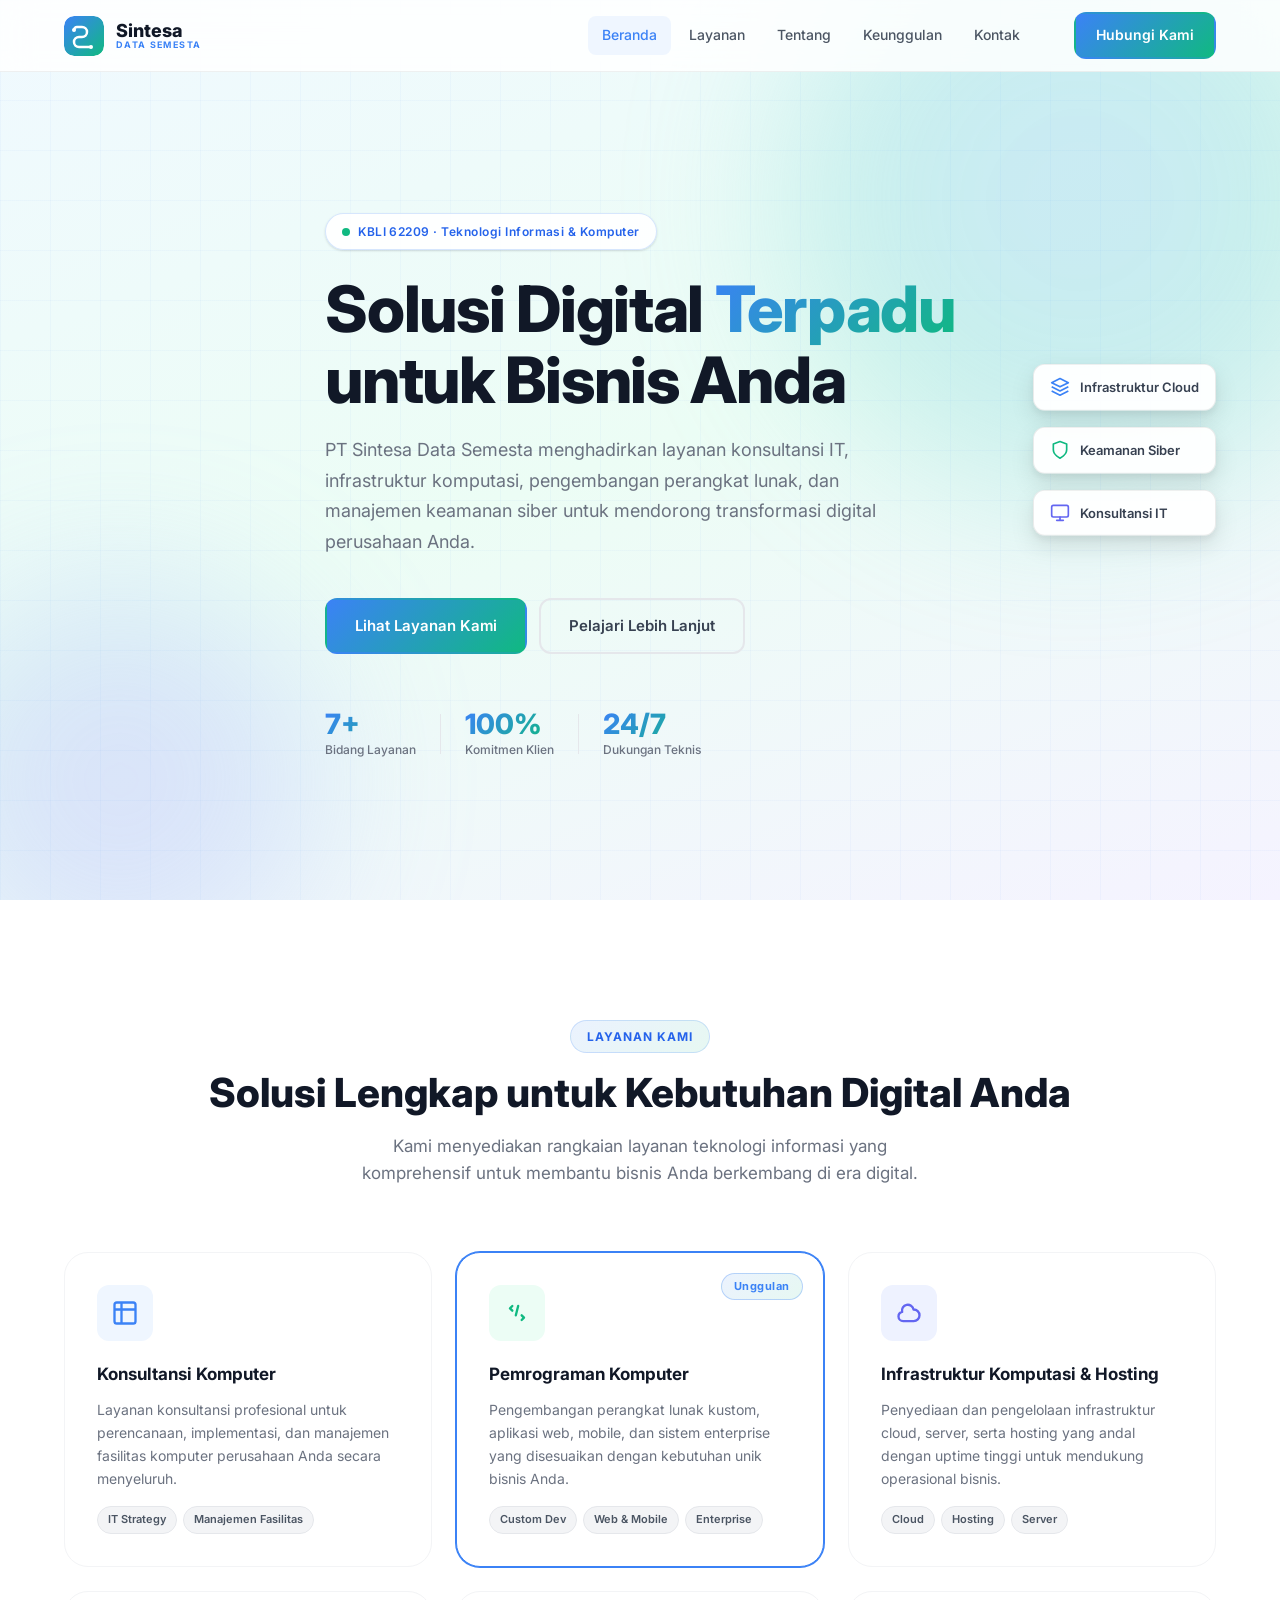
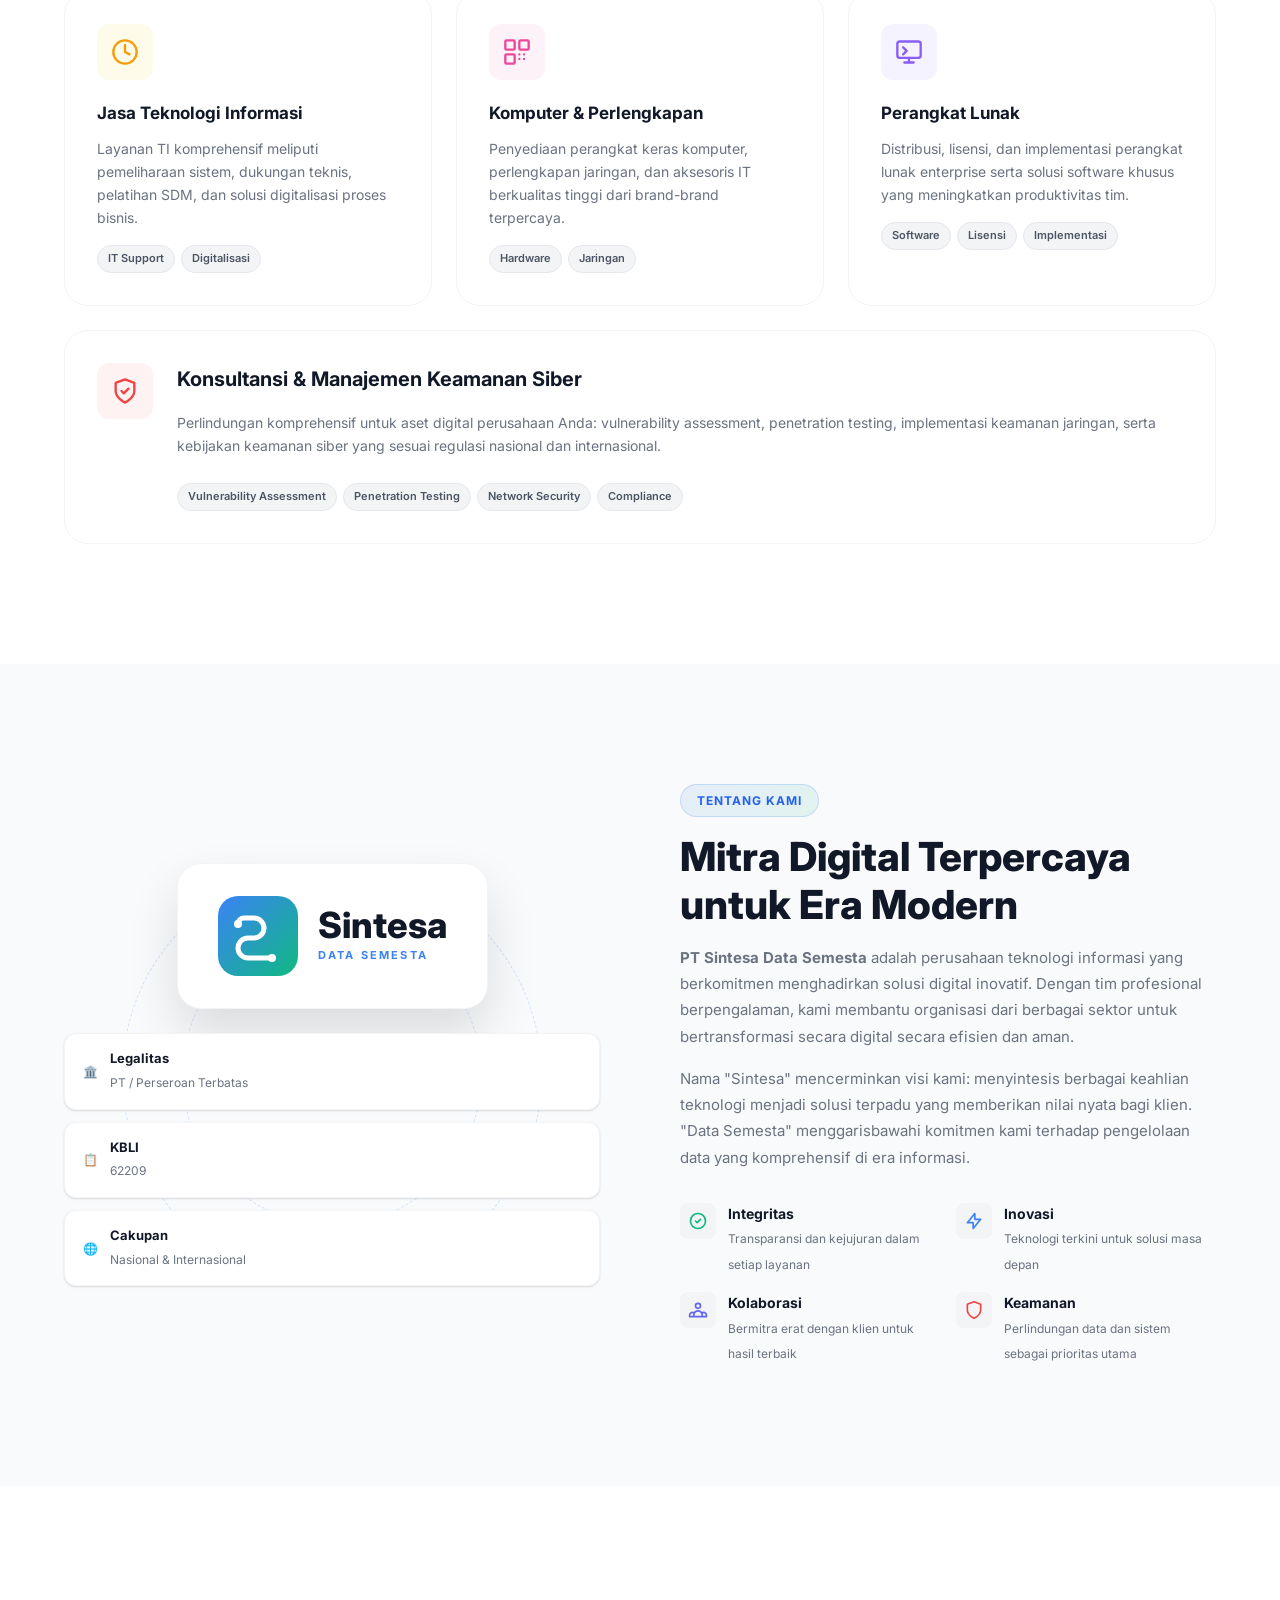
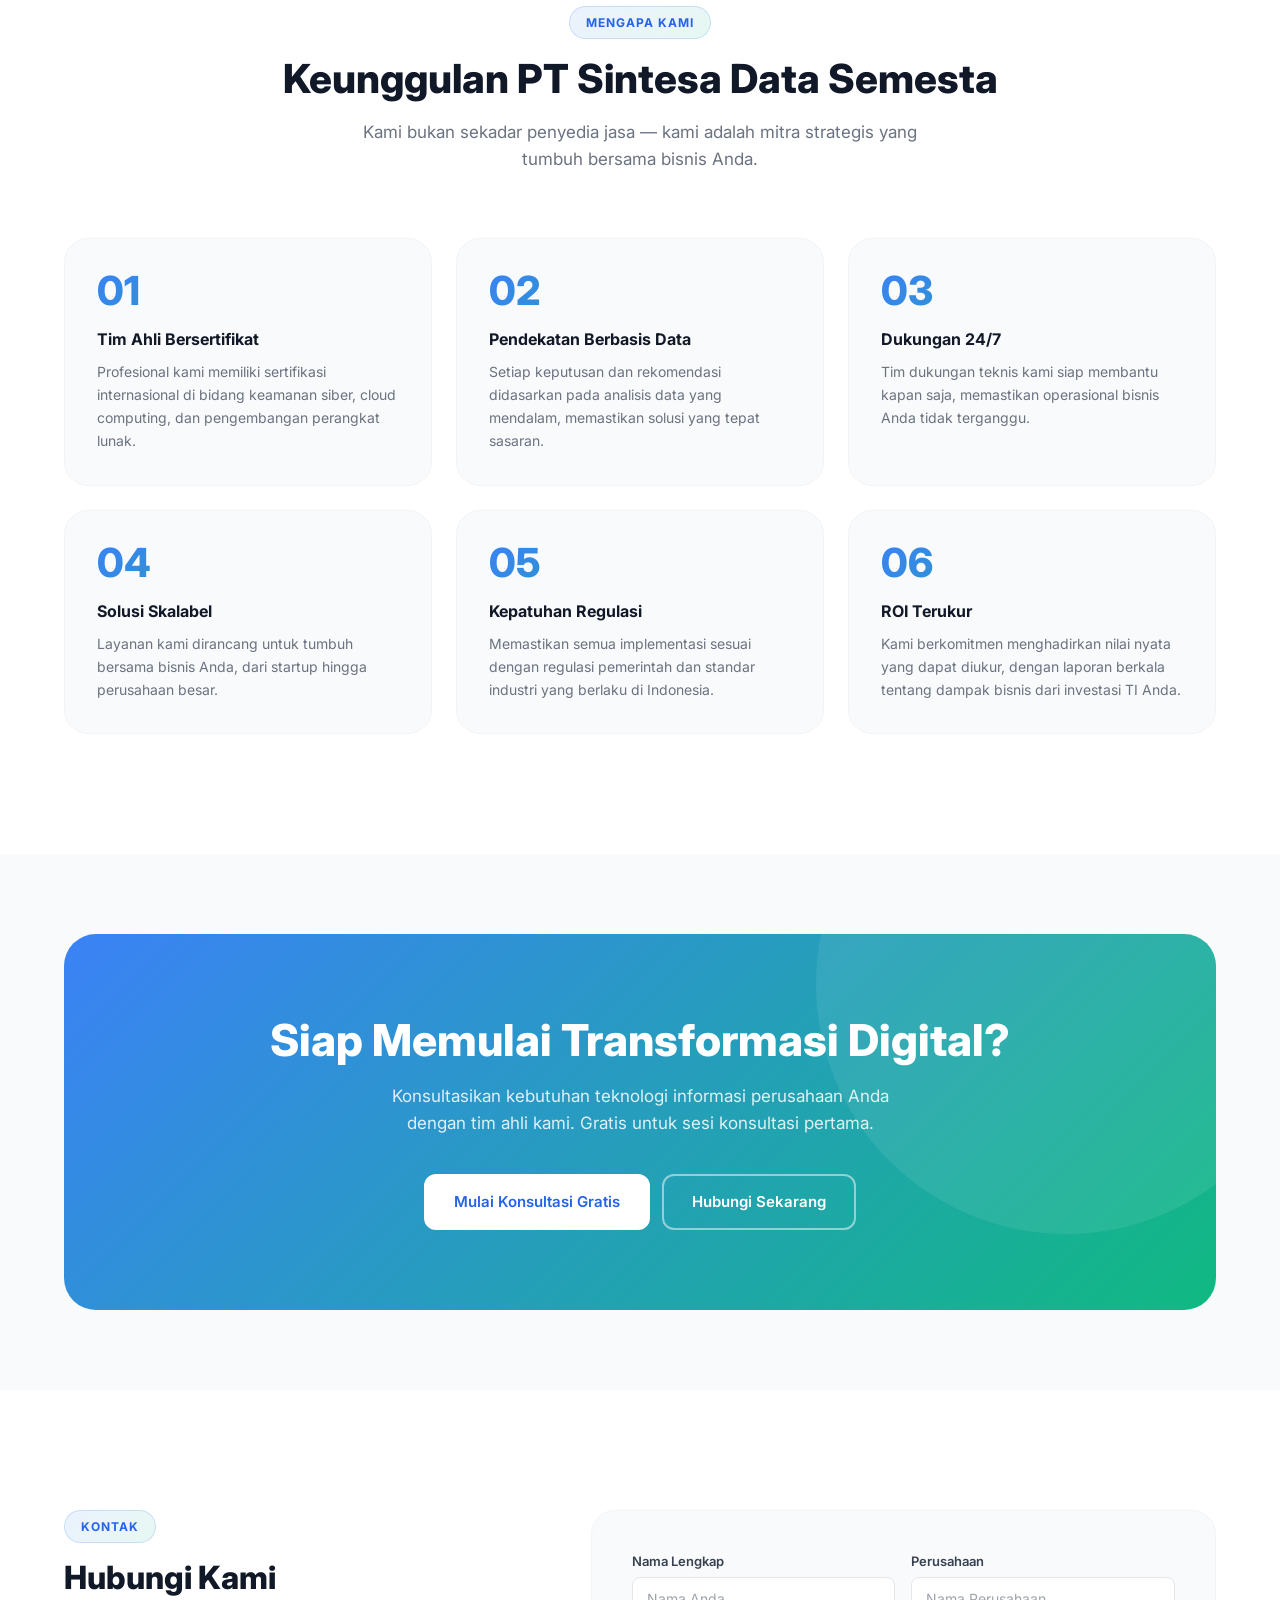
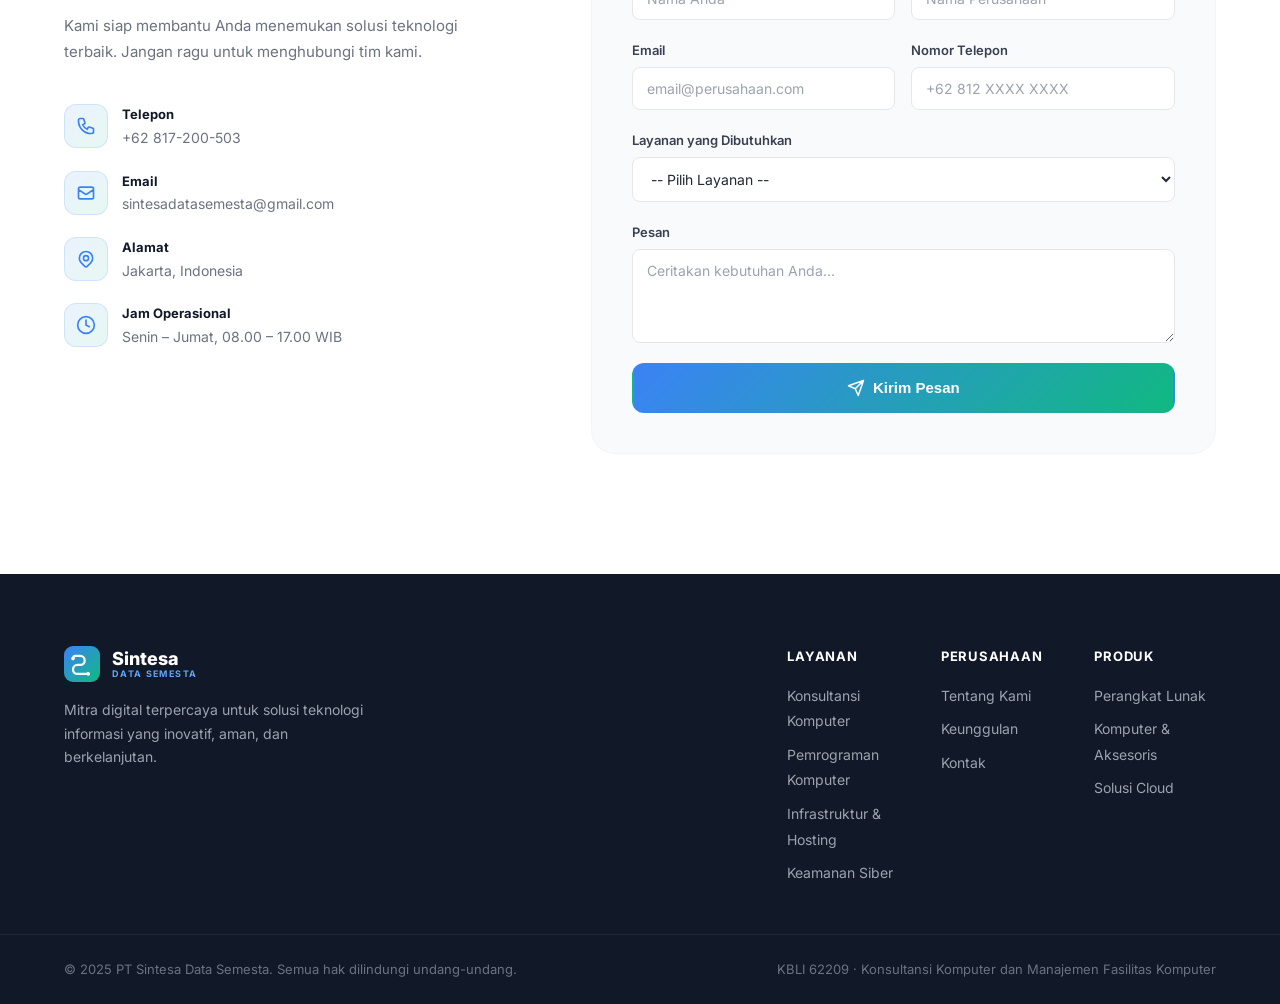
<file: pages/layanan/index.html>
<!DOCTYPE html>
<html lang="id">
<head>
  <meta charset="UTF-8" />
  <meta name="viewport" content="width=device-width, initial-scale=1.0, viewport-fit=cover" />
  <meta name="theme-color" content="#3B82F6" />
  <title>Layanan — PT Sintesa Data Semesta</title>
  <link rel="stylesheet" href="../../assets/css/style.css" />
</head>
<body>
  <!-- Halaman detail layanan — segera dikembangkan -->
  <script>window.location.replace('../../index.html#layanan');</script>
</body>
</html>
</file>
<file: assets/css/style.css>
/* ===================================
   PT Sintesa Data Semesta — Stylesheet
   =================================== */

/* Reset & Base */
*, *::before, *::after { box-sizing: border-box; margin: 0; padding: 0; }

:root {
  --blue: #3B82F6;
  --blue-dark: #2563EB;
  --green: #10B981;
  --green-dark: #059669;
  --indigo: #6366F1;
  --gray-50: #F9FAFB;
  --gray-100: #F3F4F6;
  --gray-200: #E5E7EB;
  --gray-400: #9CA3AF;
  --gray-500: #6B7280;
  --gray-700: #374151;
  --gray-800: #1F2937;
  --gray-900: #111827;
  --white: #FFFFFF;
  --gradient: linear-gradient(135deg, #3B82F6 0%, #10B981 100%);
  --gradient-v: linear-gradient(180deg, #3B82F6 0%, #10B981 100%);
  --shadow-sm: 0 1px 3px rgba(0,0,0,.08), 0 1px 2px rgba(0,0,0,.06);
  --shadow-md: 0 4px 6px rgba(0,0,0,.07), 0 2px 4px rgba(0,0,0,.06);
  --shadow-lg: 0 10px 25px rgba(0,0,0,.1), 0 4px 6px rgba(0,0,0,.05);
  --shadow-xl: 0 25px 50px rgba(0,0,0,.12);
  --radius-sm: 8px;
  --radius-md: 12px;
  --radius-lg: 16px;
  --radius-xl: 24px;
  --nav-h: 72px;
  --transition: 0.25s cubic-bezier(0.4,0,0.2,1);
}

html { scroll-behavior: smooth; font-size: 16px; }

body {
  font-family: 'Inter', -apple-system, BlinkMacSystemFont, 'Segoe UI', sans-serif;
  color: var(--gray-800);
  background: var(--white);
  line-height: 1.6;
  -webkit-font-smoothing: antialiased;
}

a { text-decoration: none; color: inherit; }
img { max-width: 100%; display: block; }
ul { list-style: none; }

.container {
  max-width: 1200px;
  margin: 0 auto;
  padding: 0 24px;
}

/* ===== BUTTONS ===== */
.btn {
  display: inline-flex;
  align-items: center;
  gap: 8px;
  padding: 10px 20px;
  border-radius: var(--radius-md);
  font-weight: 600;
  font-size: 14px;
  border: 2px solid transparent;
  cursor: pointer;
  transition: all var(--transition);
  white-space: nowrap;
}
.btn-lg { padding: 14px 28px; font-size: 15px; }
.btn-full { width: 100%; justify-content: center; }

.btn-primary {
  background: var(--gradient);
  color: var(--white);
  border-color: transparent;
}
.btn-primary:hover { transform: translateY(-2px); box-shadow: 0 8px 20px rgba(59,130,246,.35); }

.btn-ghost {
  background: transparent;
  color: var(--gray-700);
  border-color: var(--gray-200);
}
.btn-ghost:hover { background: var(--gray-100); border-color: var(--gray-300); }

.btn-white {
  background: var(--white);
  color: var(--blue-dark);
  border-color: var(--white);
}
.btn-white:hover { transform: translateY(-2px); box-shadow: 0 8px 20px rgba(0,0,0,.15); }

.btn-outline-white {
  background: transparent;
  color: var(--white);
  border-color: rgba(255,255,255,.5);
}
.btn-outline-white:hover { background: rgba(255,255,255,.1); border-color: var(--white); }

/* ===== SECTION COMMON ===== */
.section-header { text-align: center; margin-bottom: 64px; }
.section-badge {
  display: inline-block;
  padding: 6px 16px;
  background: linear-gradient(135deg, rgba(59,130,246,.1), rgba(16,185,129,.1));
  color: var(--blue-dark);
  border-radius: 100px;
  font-size: 12px;
  font-weight: 700;
  letter-spacing: .08em;
  text-transform: uppercase;
  margin-bottom: 16px;
  border: 1px solid rgba(59,130,246,.2);
}
.section-title {
  font-size: clamp(28px, 4vw, 40px);
  font-weight: 800;
  color: var(--gray-900);
  line-height: 1.2;
  margin-bottom: 16px;
}
.section-desc {
  font-size: 17px;
  color: var(--gray-500);
  max-width: 600px;
  margin: 0 auto;
}
.gradient-text {
  background: var(--gradient);
  -webkit-background-clip: text;
  -webkit-text-fill-color: transparent;
  background-clip: text;
}

/* ===== NAVBAR ===== */
.navbar {
  position: fixed;
  top: 0; left: 0; right: 0;
  height: var(--nav-h);
  z-index: 1000;
  background: rgba(255,255,255,.85);
  backdrop-filter: blur(16px);
  -webkit-backdrop-filter: blur(16px);
  border-bottom: 1px solid rgba(0,0,0,.06);
  transition: all var(--transition);
}
.navbar.scrolled {
  box-shadow: var(--shadow-md);
}
.nav-inner {
  display: flex;
  align-items: center;
  gap: 32px;
  height: 100%;
}
.brand {
  display: flex;
  align-items: center;
  gap: 12px;
  flex-shrink: 0;
}
.brand-icon { border-radius: 10px; }
.brand-text {
  display: flex;
  flex-direction: column;
  line-height: 1.1;
}
.brand-name {
  font-size: 18px;
  font-weight: 800;
  color: var(--gray-900);
}
.brand-tagline {
  font-size: 9px;
  font-weight: 700;
  letter-spacing: .15em;
  color: var(--blue);
}
.nav-links {
  display: flex;
  align-items: center;
  gap: 4px;
  margin-left: auto;
}
.nav-links a {
  padding: 8px 14px;
  border-radius: var(--radius-sm);
  font-size: 14px;
  font-weight: 500;
  color: var(--gray-600, #4B5563);
  transition: all var(--transition);
}
.nav-links a:hover { background: var(--gray-100); color: var(--gray-900); }
.nav-cta { margin-left: 8px; }

.hamburger {
  display: none;
  flex-direction: column;
  gap: 5px;
  background: none;
  border: none;
  cursor: pointer;
  padding: 6px;
  margin-left: auto;
}
.hamburger span {
  display: block;
  width: 22px;
  height: 2px;
  background: var(--gray-700);
  border-radius: 2px;
  transition: all var(--transition);
}
.hamburger.active span:nth-child(1) { transform: rotate(45deg) translateY(9.5px); }
.hamburger.active span:nth-child(2) { opacity: 0; }
.hamburger.active span:nth-child(3) { transform: rotate(-45deg) translateY(-9.5px); }

/* ===== HERO ===== */
.hero {
  min-height: 100vh;
  display: flex;
  align-items: center;
  position: relative;
  overflow: hidden;
  padding-top: var(--nav-h);
  background: linear-gradient(160deg, #F0F9FF 0%, #ECFDF5 50%, #F5F3FF 100%);
}
.hero-bg {
  position: absolute;
  inset: 0;
  pointer-events: none;
}
.hero-blob {
  position: absolute;
  border-radius: 50%;
  filter: blur(80px);
  opacity: .35;
}
.blob-1 {
  width: 600px; height: 600px;
  background: radial-gradient(circle, #93C5FD, #6EE7B7);
  top: -100px; right: -100px;
}
.blob-2 {
  width: 400px; height: 400px;
  background: radial-gradient(circle, #C4B5FD, #93C5FD);
  bottom: -80px; left: -80px;
}
.grid-overlay {
  position: absolute;
  inset: 0;
  background-image: linear-gradient(rgba(59,130,246,.04) 1px, transparent 1px),
                    linear-gradient(90deg, rgba(59,130,246,.04) 1px, transparent 1px);
  background-size: 50px 50px;
}

.hero-inner {
  position: relative;
  z-index: 1;
  max-width: 700px;
  padding-top: 80px;
  padding-bottom: 80px;
}
.hero-badge {
  display: inline-flex;
  align-items: center;
  gap: 8px;
  padding: 8px 16px;
  background: rgba(255,255,255,.9);
  border: 1px solid rgba(59,130,246,.2);
  border-radius: 100px;
  font-size: 12px;
  font-weight: 600;
  color: var(--blue-dark);
  letter-spacing: .04em;
  margin-bottom: 24px;
  box-shadow: var(--shadow-sm);
}
.badge-dot {
  width: 8px; height: 8px;
  border-radius: 50%;
  background: var(--green);
  animation: pulse 2s infinite;
}
@keyframes pulse {
  0%, 100% { opacity: 1; transform: scale(1); }
  50% { opacity: .7; transform: scale(1.15); }
}
.hero-title {
  font-size: clamp(38px, 6vw, 64px);
  font-weight: 800;
  color: var(--gray-900);
  line-height: 1.1;
  margin-bottom: 20px;
  letter-spacing: -.02em;
}
.hero-desc {
  font-size: 18px;
  color: var(--gray-500);
  max-width: 560px;
  margin-bottom: 40px;
  line-height: 1.7;
}
.hero-actions {
  display: flex;
  gap: 12px;
  flex-wrap: wrap;
  margin-bottom: 56px;
}
.hero-stats {
  display: flex;
  align-items: center;
  gap: 24px;
}
.stat-item {
  display: flex;
  flex-direction: column;
}
.stat-number {
  font-size: 28px;
  font-weight: 800;
  background: var(--gradient);
  -webkit-background-clip: text;
  -webkit-text-fill-color: transparent;
  background-clip: text;
  line-height: 1;
}
.stat-label {
  font-size: 12px;
  color: var(--gray-500);
  font-weight: 500;
  margin-top: 2px;
}
.stat-divider {
  width: 1px;
  height: 40px;
  background: var(--gray-200);
}

/* Hero floating cards */
.hero-visual {
  position: absolute;
  right: 5%;
  top: 50%;
  transform: translateY(-50%);
  display: flex;
  flex-direction: column;
  gap: 16px;
  pointer-events: none;
}
.floating-card {
  display: flex;
  align-items: center;
  gap: 10px;
  background: rgba(255,255,255,.95);
  border: 1px solid rgba(0,0,0,.08);
  border-radius: var(--radius-md);
  padding: 12px 16px;
  box-shadow: var(--shadow-lg);
  font-size: 13px;
  font-weight: 600;
  color: var(--gray-700);
  white-space: nowrap;
  animation: float 4s ease-in-out infinite;
}
.card-1 { animation-delay: 0s; }
.card-2 { animation-delay: 1.3s; }
.card-3 { animation-delay: 2.6s; }

@keyframes float {
  0%, 100% { transform: translateY(0); }
  50% { transform: translateY(-8px); }
}

/* ===== SERVICES ===== */
.services {
  padding: 120px 0;
  background: var(--white);
}
.services-grid {
  display: grid;
  grid-template-columns: repeat(3, 1fr);
  gap: 24px;
}
.full-width-card { grid-column: 1 / -1; }

.service-card {
  position: relative;
  background: var(--white);
  border: 1.5px solid var(--gray-100);
  border-radius: var(--radius-xl);
  padding: 32px;
  transition: all var(--transition);
  overflow: hidden;
}
.service-card::before {
  content: '';
  position: absolute;
  inset: 0;
  background: var(--gradient);
  opacity: 0;
  transition: opacity var(--transition);
  z-index: 0;
  border-radius: inherit;
}
.service-card:hover {
  transform: translateY(-6px);
  box-shadow: var(--shadow-xl);
  border-color: transparent;
}
.service-card:hover::before { opacity: 1; }
.service-card:hover .service-icon,
.service-card:hover h3,
.service-card:hover p,
.service-card:hover .service-tags span {
  position: relative;
  z-index: 1;
  color: var(--white);
}
.service-card:hover .service-icon {
  background: rgba(255,255,255,.2) !important;
  color: var(--white) !important;
}
.service-card:hover .service-tags span {
  background: rgba(255,255,255,.2);
  color: var(--white);
  border-color: transparent;
}
.service-card:hover .featured-badge {
  background: rgba(255,255,255,.2);
  color: var(--white);
  border-color: rgba(255,255,255,.3);
}

.service-card.featured {
  border-color: var(--blue);
  box-shadow: 0 0 0 1px var(--blue);
}
.featured-badge {
  position: absolute;
  top: 20px; right: 20px;
  padding: 4px 12px;
  background: linear-gradient(135deg, rgba(59,130,246,.1), rgba(16,185,129,.1));
  border: 1px solid rgba(59,130,246,.3);
  border-radius: 100px;
  font-size: 11px;
  font-weight: 700;
  color: var(--blue);
  letter-spacing: .05em;
  z-index: 1;
}

.service-icon {
  width: 56px; height: 56px;
  border-radius: var(--radius-md);
  background: var(--icon-bg);
  color: var(--icon-color);
  display: flex;
  align-items: center;
  justify-content: center;
  margin-bottom: 20px;
  transition: all var(--transition);
  position: relative;
  z-index: 1;
}
.service-card h3 {
  font-size: 17px;
  font-weight: 700;
  color: var(--gray-900);
  margin-bottom: 10px;
  transition: color var(--transition);
  position: relative;
  z-index: 1;
}
.service-card p {
  font-size: 14px;
  color: var(--gray-500);
  line-height: 1.65;
  margin-bottom: 16px;
  transition: color var(--transition);
  position: relative;
  z-index: 1;
}
.service-tags {
  display: flex;
  flex-wrap: wrap;
  gap: 6px;
  position: relative;
  z-index: 1;
}
.service-tags span {
  padding: 4px 10px;
  background: var(--gray-100);
  border: 1px solid var(--gray-200);
  border-radius: 100px;
  font-size: 11px;
  font-weight: 600;
  color: var(--gray-600, #4B5563);
  transition: all var(--transition);
}

.full-width-card {
  display: grid;
  grid-template-columns: auto 1fr;
  align-items: start;
  gap: 24px;
}
.full-width-card .service-icon { margin-bottom: 0; flex-shrink: 0; }
.full-width-card .service-body { display: flex; flex-direction: column; gap: 10px; }
.full-width-card h3 { margin-bottom: 6px; font-size: 20px; }
.full-width-card .service-body h3,
.full-width-card .service-body p,
.full-width-card .service-body .service-tags { position: relative; z-index: 1; }

/* ===== ABOUT ===== */
.about {
  padding: 120px 0;
  background: var(--gray-50);
}
.about-inner {
  display: grid;
  grid-template-columns: 1fr 1fr;
  gap: 80px;
  align-items: center;
}
.about-visual {
  position: relative;
  display: flex;
  flex-direction: column;
  align-items: center;
  gap: 24px;
}
.about-logo-card {
  display: flex;
  align-items: center;
  gap: 20px;
  background: var(--white);
  border-radius: var(--radius-xl);
  padding: 32px 40px;
  box-shadow: var(--shadow-xl);
  border: 1px solid var(--gray-100);
  z-index: 1;
  position: relative;
}
.about-logo-text {
  display: flex;
  flex-direction: column;
}
.about-logo-text strong {
  font-size: 36px;
  font-weight: 800;
  color: var(--gray-900);
  line-height: 1;
}
.about-logo-text span {
  font-size: 11px;
  font-weight: 700;
  letter-spacing: .2em;
  color: var(--blue);
  margin-top: 4px;
}

.about-decoration {
  position: absolute;
  top: 50%; left: 50%;
  transform: translate(-50%, -50%);
  z-index: 0;
}
.deco-ring {
  position: absolute;
  border-radius: 50%;
  border: 1px dashed rgba(59,130,246,.2);
  transform: translate(-50%, -50%);
  animation: spin 20s linear infinite;
}
.ring-1 { width: 300px; height: 300px; }
.ring-2 { width: 420px; height: 420px; animation-direction: reverse; animation-duration: 30s; }
@keyframes spin { from { transform: translate(-50%,-50%) rotate(0deg); } to { transform: translate(-50%,-50%) rotate(360deg); } }

.about-info-cards {
  display: flex;
  flex-direction: column;
  gap: 12px;
  width: 100%;
  position: relative;
  z-index: 1;
}
.info-card {
  display: flex;
  align-items: center;
  gap: 12px;
  background: var(--white);
  border: 1px solid var(--gray-100);
  border-radius: var(--radius-md);
  padding: 14px 18px;
  box-shadow: var(--shadow-sm);
}
.info-icon { font-size: 20px; flex-shrink: 0; }
.info-card strong { display: block; font-size: 13px; font-weight: 700; color: var(--gray-900); }
.info-card span { font-size: 12px; color: var(--gray-500); }

.about-content .section-badge { display: inline-block; }
.about-content .section-title { text-align: left; }
.about-content > p {
  font-size: 15px;
  color: var(--gray-500);
  line-height: 1.75;
  margin-bottom: 16px;
}
.about-values {
  margin-top: 32px;
  display: grid;
  grid-template-columns: 1fr 1fr;
  gap: 16px;
}
.value-item {
  display: flex;
  align-items: flex-start;
  gap: 12px;
}
.value-icon {
  width: 36px; height: 36px;
  border-radius: var(--radius-sm);
  background: var(--gray-100);
  display: flex;
  align-items: center;
  justify-content: center;
  flex-shrink: 0;
}
.value-item strong { display: block; font-size: 14px; font-weight: 700; color: var(--gray-900); }
.value-item span { font-size: 12px; color: var(--gray-500); line-height: 1.5; }

/* ===== FEATURES ===== */
.features {
  padding: 120px 0;
  background: var(--white);
}
.features-grid {
  display: grid;
  grid-template-columns: repeat(3, 1fr);
  gap: 24px;
}
.feature-card {
  background: var(--gray-50);
  border: 1.5px solid var(--gray-100);
  border-radius: var(--radius-xl);
  padding: 32px;
  transition: all var(--transition);
}
.feature-card:hover {
  background: var(--white);
  box-shadow: var(--shadow-lg);
  transform: translateY(-4px);
  border-color: rgba(59,130,246,.2);
}
.feature-number {
  font-size: 40px;
  font-weight: 800;
  background: var(--gradient);
  -webkit-background-clip: text;
  -webkit-text-fill-color: transparent;
  background-clip: text;
  line-height: 1;
  margin-bottom: 16px;
}
.feature-card h3 {
  font-size: 16px;
  font-weight: 700;
  color: var(--gray-900);
  margin-bottom: 8px;
}
.feature-card p {
  font-size: 14px;
  color: var(--gray-500);
  line-height: 1.65;
}

/* ===== CTA ===== */
.cta-section {
  padding: 80px 0;
  background: var(--gray-50);
}
.cta-card {
  position: relative;
  background: var(--gradient);
  border-radius: 32px;
  padding: 80px 64px;
  overflow: hidden;
  text-align: center;
}
.cta-bg { position: absolute; inset: 0; pointer-events: none; }
.cta-blob {
  position: absolute;
  width: 500px; height: 500px;
  border-radius: 50%;
  background: rgba(255,255,255,.08);
  top: -200px; right: -100px;
}
.cta-content { position: relative; z-index: 1; }
.cta-content h2 {
  font-size: clamp(28px, 4vw, 44px);
  font-weight: 800;
  color: var(--white);
  margin-bottom: 16px;
  line-height: 1.2;
}
.cta-content p {
  font-size: 17px;
  color: rgba(255,255,255,.85);
  max-width: 540px;
  margin: 0 auto 36px;
}
.cta-actions {
  display: flex;
  justify-content: center;
  gap: 12px;
  flex-wrap: wrap;
}

/* ===== CONTACT ===== */
.contact {
  padding: 120px 0;
  background: var(--white);
}
.contact-inner {
  display: grid;
  grid-template-columns: 1fr 1.4fr;
  gap: 80px;
  align-items: start;
}
.contact-info .section-badge { display: inline-block; }
.contact-info .section-title { text-align: left; font-size: 32px; }
.contact-info > p {
  font-size: 15px;
  color: var(--gray-500);
  margin-bottom: 40px;
  line-height: 1.7;
}
.contact-details { display: flex; flex-direction: column; gap: 20px; }
.contact-item {
  display: flex;
  align-items: flex-start;
  gap: 14px;
}
.contact-icon {
  width: 44px; height: 44px;
  border-radius: var(--radius-md);
  background: linear-gradient(135deg, rgba(59,130,246,.1), rgba(16,185,129,.1));
  display: flex;
  align-items: center;
  justify-content: center;
  color: var(--blue);
  flex-shrink: 0;
  border: 1px solid rgba(59,130,246,.15);
}
.contact-item strong { display: block; font-size: 13px; font-weight: 700; color: var(--gray-900); }
.contact-item span { font-size: 14px; color: var(--gray-500); }

/* Form */
.contact-form-wrap {
  background: var(--gray-50);
  border: 1.5px solid var(--gray-100);
  border-radius: var(--radius-xl);
  padding: 40px;
}
.contact-form { display: flex; flex-direction: column; gap: 20px; }
.form-row { display: grid; grid-template-columns: 1fr 1fr; gap: 16px; }
.form-group { display: flex; flex-direction: column; gap: 6px; }
.form-group label {
  font-size: 13px;
  font-weight: 600;
  color: var(--gray-700);
}
.form-group input,
.form-group select,
.form-group textarea {
  padding: 12px 14px;
  border: 1.5px solid var(--gray-200);
  border-radius: var(--radius-sm);
  font-size: 14px;
  font-family: inherit;
  color: var(--gray-800);
  background: var(--white);
  transition: all var(--transition);
  outline: none;
  resize: vertical;
}
.form-group input:focus,
.form-group select:focus,
.form-group textarea:focus {
  border-color: var(--blue);
  box-shadow: 0 0 0 3px rgba(59,130,246,.15);
}
.form-group input::placeholder,
.form-group textarea::placeholder {
  color: var(--gray-400);
}
.form-success {
  display: none;
  align-items: center;
  gap: 8px;
  padding: 12px 16px;
  background: #ECFDF5;
  border: 1px solid #A7F3D0;
  border-radius: var(--radius-sm);
  color: #065F46;
  font-size: 14px;
  font-weight: 500;
}
.form-success.visible { display: flex; }

/* ===== FOOTER ===== */
.footer {
  background: var(--gray-900);
  color: var(--gray-400);
}
.footer-inner {
  display: grid;
  grid-template-columns: 1.5fr 1fr;
  gap: 80px;
  padding: 72px 24px 48px;
}
.footer-brand .brand-name { color: var(--white); }
.footer-brand .brand-tagline { color: #60A5FA; }
.footer-brand > p {
  font-size: 14px;
  line-height: 1.7;
  color: var(--gray-400);
  max-width: 320px;
  margin-top: 16px;
}
.footer-links {
  display: grid;
  grid-template-columns: repeat(3, 1fr);
  gap: 32px;
}
.footer-col h4 {
  font-size: 13px;
  font-weight: 700;
  color: var(--white);
  letter-spacing: .06em;
  text-transform: uppercase;
  margin-bottom: 16px;
}
.footer-col ul { display: flex; flex-direction: column; gap: 8px; }
.footer-col a {
  font-size: 14px;
  color: var(--gray-400);
  transition: color var(--transition);
}
.footer-col a:hover { color: var(--white); }
.footer-bottom {
  border-top: 1px solid rgba(255,255,255,.07);
  padding: 24px 0;
}
.footer-bottom-inner {
  display: flex;
  justify-content: space-between;
  align-items: center;
  flex-wrap: wrap;
  gap: 8px;
}
.footer-bottom p { font-size: 13px; color: var(--gray-500, #6B7280); }

/* ===== RESPONSIVE ===== */

/* ---------- TABLET LANDSCAPE (≤1200px) ---------- */
@media (max-width: 1200px) {
  .container { padding: 0 32px; }
  .hero-visual { right: 2%; }
}

/* ---------- TABLET (≤1024px) ---------- */
@media (max-width: 1024px) {
  .hero-visual { display: none; }
  .hero-inner { max-width: 100%; }

  .services-grid { grid-template-columns: 1fr 1fr; gap: 20px; }
  .full-width-card { grid-column: 1 / -1; }

  .features-grid { grid-template-columns: 1fr 1fr; gap: 20px; }

  .about-inner { grid-template-columns: 1fr; gap: 56px; }
  .about-visual { max-width: 520px; margin: 0 auto; }
  .about-content .section-title { text-align: center; }
  .about-content .section-badge { display: block; text-align: center; }
  .about-content > p { text-align: center; }
  .about-values { grid-template-columns: 1fr 1fr; }

  .contact-inner { grid-template-columns: 1fr; gap: 56px; }
  .contact-info .section-title { font-size: 28px; }

  .footer-inner { gap: 48px; }
}

/* ---------- MOBILE (≤768px) ---------- */
@media (max-width: 768px) {
  :root {
    --nav-h: 60px;
    --radius-xl: 20px;
  }

  .container { padding: 0 20px; }

  /* Navbar */
  .nav-links,
  .nav-cta { display: none; }
  .hamburger { display: flex; }

  .nav-links.open {
    display: flex;
    flex-direction: column;
    position: fixed;
    top: var(--nav-h); left: 0; right: 0; bottom: 0;
    background: var(--white);
    padding: 24px 20px 40px;
    overflow-y: auto;
    gap: 4px;
    z-index: 999;
    box-shadow: var(--shadow-xl);
  }
  .nav-links.open a {
    font-size: 16px;
    font-weight: 600;
    padding: 14px 16px;
    border-radius: var(--radius-md);
    border-bottom: 1px solid var(--gray-100);
  }
  .nav-links.open a:last-child { border-bottom: none; }

  /* Hero */
  .hero { padding: 72px 0 56px; min-height: auto; }
  .hero-inner { padding-top: 40px; padding-bottom: 40px; text-align: center; }
  .hero-badge { margin-left: auto; margin-right: auto; }
  .hero-title { font-size: clamp(30px, 8vw, 42px); letter-spacing: -.01em; }
  .hero-desc { font-size: 16px; margin-left: auto; margin-right: auto; }
  .hero-actions {
    flex-direction: column;
    align-items: center;
    gap: 12px;
  }
  .hero-actions .btn { width: 100%; max-width: 320px; justify-content: center; }
  .hero-stats {
    justify-content: center;
    gap: 20px;
    flex-wrap: wrap;
  }
  .stat-item { align-items: center; }
  .stat-number { font-size: 24px; }
  .stat-label { font-size: 11px; }

  /* Sections spacing */
  .services,
  .about,
  .features,
  .contact { padding: 72px 0; }

  .section-header { margin-bottom: 40px; }
  .section-title { font-size: clamp(24px, 6vw, 32px); }
  .section-desc { font-size: 15px; }

  /* Services */
  .services-grid { grid-template-columns: 1fr; gap: 16px; }
  .full-width-card {
    grid-column: auto;
    display: flex;
    flex-direction: column;
  }
  .full-width-card .service-icon { margin-bottom: 16px; }
  .service-card { padding: 24px; }

  /* About */
  .about-visual { max-width: 100%; }
  .about-logo-card {
    padding: 24px 28px;
    gap: 16px;
  }
  .about-logo-text strong { font-size: 28px; }
  .ring-1 { width: 220px; height: 220px; }
  .ring-2 { width: 320px; height: 320px; }
  .about-values {
    grid-template-columns: 1fr;
    gap: 14px;
    margin-top: 24px;
  }
  .about-content .section-title { text-align: left; }
  .about-content .section-badge { text-align: left; display: inline-block; }
  .about-content > p { text-align: left; }

  /* Features */
  .features-grid { grid-template-columns: 1fr; gap: 16px; }
  .feature-card { padding: 24px; }
  .feature-number { font-size: 32px; }

  /* CTA */
  .cta-section { padding: 56px 0; }
  .cta-card { padding: 48px 24px; border-radius: var(--radius-xl); }
  .cta-content h2 { font-size: clamp(22px, 6vw, 32px); }
  .cta-content p { font-size: 15px; }
  .cta-actions { flex-direction: column; align-items: center; gap: 12px; }
  .cta-actions .btn { width: 100%; max-width: 300px; justify-content: center; }

  /* Contact */
  .contact-inner { gap: 40px; }
  .contact-info .section-title { font-size: 26px; }
  .contact-form-wrap { padding: 28px 24px; }
  .form-row { grid-template-columns: 1fr; gap: 16px; }

  /* Footer */
  .footer-inner {
    grid-template-columns: 1fr;
    gap: 40px;
    padding: 56px 20px 40px;
  }
  .footer-links { grid-template-columns: 1fr 1fr; gap: 28px; }
  .footer-bottom-inner {
    flex-direction: column;
    text-align: center;
    gap: 6px;
  }
}

/* ---------- SMALL MOBILE (≤480px) ---------- */
@media (max-width: 480px) {
  .container { padding: 0 16px; }

  .hero-title { font-size: clamp(26px, 7.5vw, 36px); }
  .hero-desc { font-size: 14px; }
  .hero-stats { gap: 12px; }
  .stat-divider { width: 1px; height: 32px; }

  .section-header { margin-bottom: 32px; }

  .service-card { padding: 20px; border-radius: var(--radius-lg); }
  .service-icon { width: 48px; height: 48px; margin-bottom: 14px; }

  .about-logo-card { flex-direction: column; text-align: center; padding: 24px; }
  .about-info-cards { gap: 10px; }
  .info-card { padding: 12px 14px; }

  .feature-card { padding: 20px; }

  .cta-card { padding: 36px 20px; }

  .contact-form-wrap { padding: 20px 16px; }
  .form-group input,
  .form-group select,
  .form-group textarea { font-size: 16px; } /* prevents iOS zoom */

  .footer-links { grid-template-columns: 1fr; gap: 24px; }
  .footer-inner { padding: 44px 16px 32px; }
}

/* ---------- EXTRA SMALL (≤375px) ---------- */
@media (max-width: 375px) {
  .hero-title { font-size: 26px; }
  .btn-lg { padding: 13px 22px; font-size: 14px; }
  .brand-name { font-size: 16px; }
  .stat-item { flex-direction: row; align-items: center; gap: 6px; }
  .stat-label { margin-top: 0; }
}

/* ---------- TOUCH DEVICE IMPROVEMENTS ---------- */
@media (hover: none) and (pointer: coarse) {
  .service-card:hover { transform: none; box-shadow: none; border-color: var(--gray-100); }
  .service-card:hover::before { opacity: 0; }
  .service-card:hover .service-icon,
  .service-card:hover h3,
  .service-card:hover p,
  .service-card:hover .service-tags span { color: inherit; }
  .service-card:hover .service-icon { background: var(--icon-bg) !important; color: var(--icon-color) !important; }
  .service-card:hover .service-tags span { background: var(--gray-100); color: var(--gray-600, #4B5563); border-color: var(--gray-200); }
  .service-card:active { transform: scale(0.98); }

  .feature-card:hover { transform: none; box-shadow: none; }
  .feature-card:active { transform: scale(0.98); }

  .btn:hover { transform: none; box-shadow: none; }
  .btn:active { transform: scale(0.97); }

  .btn, .nav-links a { min-height: 44px; }
}

/* ---------- PRINT ---------- */
@media print {
  .navbar, .hero-bg, .cta-section, .contact-form-wrap, .footer { display: none; }
  body { font-size: 12pt; }
  .container { max-width: 100%; padding: 0; }
}

/* ===== SCROLL ANIMATIONS ===== */
.reveal {
  opacity: 0;
  transform: translateY(24px);
  transition: opacity .6s ease, transform .6s ease;
}
.reveal.visible {
  opacity: 1;
  transform: translateY(0);
}

/* Disable animations jika user prefer reduced motion */
@media (prefers-reduced-motion: reduce) {
  *, *::before, *::after {
    animation-duration: .01ms !important;
    transition-duration: .01ms !important;
  }
  .reveal { opacity: 1; transform: none; }
  html { scroll-behavior: auto; }
}
</file>
<file: public/assets/css/style.css>
/* ================================================
   PT Sintesa Data Semesta — Cyber Theme
   ================================================ */

*, *::before, *::after { box-sizing: border-box; margin: 0; padding: 0; }

:root {
  /* PALETTE — Neutral Dark (inspired by Rudex Tech) */
  --void:    #0A0A0A;
  --deep:    #1A1A1A;
  --surface: #222222;
  --raised:  #2A2A2A;
  --lift:    #333333;

  /* Brand colours */
  --brand-blue: #3D87CB;
  --brand-gold: #FAC530;
  --brand-gold-dim: rgba(250,197,48,0.12);
  --brand-gold-mid: rgba(250,197,48,0.25);

  /* Legacy accent aliases (kept for canvas & hero effects) */
  --cyan:     #3D87CB;
  --cyan-dim: rgba(61,135,203,0.1);
  --cyan-mid: rgba(61,135,203,0.22);
  --green:    #00E676;
  --blue:     #3D87CB;
  --amber:    #FAC530;
  --red:      #FF4757;
  --purple:   #A78BFA;

  --t1: #F2F2F2;
  --t2: #9A9A9A;
  --t3: #5A5A5A;

  --border:    rgba(255,255,255,0.08);
  --border-hi: rgba(255,255,255,0.15);

  --shadow-cyan: 0 0 24px rgba(61,135,203,0.18);
  --shadow-card: 0 2px 24px rgba(0,0,0,0.5);

  --mono: 'JetBrains Mono', 'SF Mono', 'Cascadia Code', 'Consolas', monospace;
  --sans: 'Open Sans', -apple-system, 'Segoe UI', system-ui, sans-serif;

  --nav-h: 68px;
  --ease: cubic-bezier(0.4,0,0.2,1);
  --r-sm: 6px;
  --r-md: 10px;
  --r-lg: 16px;
  --r-xl: 20px;
}

html { scroll-behavior: smooth; font-size: 16px; }

body {
  font-family: var(--sans);
  font-weight: 400;
  background-color: var(--deep);
  color: var(--t1);
  line-height: 1.65;
  -webkit-font-smoothing: antialiased;
  overflow-x: hidden;
}
body::before {
  content: '';
  position: fixed;
  inset: 0;
  z-index: -1;
  background-image:
    linear-gradient(rgba(255,255,255,0.045) 0.5px, transparent 0.5px),
    linear-gradient(90deg, rgba(255,255,255,0.045) 0.5px, transparent 0.5px);
  background-size: 220px 176px;
  pointer-events: none;
}
@media (prefers-reduced-motion: reduce) { body::before { display: none; } }

a { text-decoration: none; color: inherit; }
ul { list-style: none; }
img { max-width: 100%; display: block; }
strong { font-weight: 700; }
em { font-style: italic; }

.wrap {
  max-width: 1200px;
  margin: 0 auto;
  padding: 0 28px;
}

.mono { font-family: var(--mono); }

/* ── TYPOGRAPHY SYSTEM ── */
.section-eye {
  display: inline-flex;
  align-items: center;
  gap: 8px;
  font-family: var(--mono);
  font-size: 10.5px;
  font-weight: 600;
  letter-spacing: .18em;
  text-transform: uppercase;
  color: var(--cyan);
  margin-bottom: 16px;
}
.section-eye::before {
  content: '';
  display: block;
  width: 24px; height: 1px;
  background: var(--cyan);
}

.section-title {
  font-size: clamp(28px, 4vw, 44px);
  font-weight: 600;
  color: var(--brand-blue);
  line-height: 1.15;
  letter-spacing: -.01em;
  margin-bottom: 16px;
  text-wrap: balance;
}

.section-sub {
  font-size: 16px;
  color: var(--t2);
  max-width: 640px;
  line-height: 1.75;
  margin-bottom: 56px;
}

/* ── BUTTONS ── */
.btn-primary {
  display: inline-flex;
  align-items: center;
  gap: 8px;
  padding: 13px 26px;
  background: var(--brand-gold);
  color: #0A0A0A;
  font-weight: 700;
  font-size: 14px;
  border-radius: var(--r-sm);
  border: none;
  cursor: pointer;
  transition: all .2s var(--ease);
  white-space: nowrap;
}
.btn-primary:hover {
  background: #e8b42c;
  transform: translateY(-2px);
  box-shadow: 0 8px 24px rgba(250,197,48,0.35);
}
.btn-primary.btn-lg { padding: 16px 32px; font-size: 15px; }

.btn-ghost {
  display: inline-flex;
  align-items: center;
  gap: 8px;
  padding: 13px 26px;
  background: transparent;
  color: var(--t1);
  font-weight: 600;
  font-size: 14px;
  border-radius: var(--r-sm);
  border: 1px solid var(--border-hi);
  cursor: pointer;
  transition: all .2s var(--ease);
  white-space: nowrap;
}
.btn-ghost:hover {
  border-color: var(--brand-blue);
  color: var(--brand-blue);
  background: var(--cyan-dim);
}

.btn-nav {
  display: inline-flex;
  align-items: center;
  padding: 9px 20px;
  background: var(--brand-gold);
  color: #0A0A0A;
  font-weight: 700;
  font-size: 13px;
  border-radius: var(--r-sm);
  transition: all .2s var(--ease);
  white-space: nowrap;
}
.btn-nav:hover { background: #e8b42c; box-shadow: 0 0 16px rgba(250,197,48,0.4); }

/* ── NAVBAR ── */

/* ── NUMBERED NAV LABELS ── */
.nav-num {
  font-size: 10px;
  font-weight: 400;
  color: #828282;
  letter-spacing: .04em;
  margin-right: 5px;
  font-family: var(--mono);
}

.nav {
  position: fixed;
  top: 0; left: 0; right: 0;
  height: var(--nav-h);
  z-index: 1000;
  background: rgba(26,26,26,0.88);
  backdrop-filter: blur(20px);
  -webkit-backdrop-filter: blur(20px);
  border-bottom: 1px solid var(--border);
  transition: all .25s var(--ease);
}
.nav.scrolled {
  background: rgba(10,10,10,0.97);
  border-bottom-color: var(--border-hi);
  box-shadow: 0 4px 32px rgba(0,0,0,0.6);
}
.nav-inner {
  display: flex;
  align-items: center;
  gap: 32px;
  height: 100%;
}

.logo {
  display: flex;
  align-items: center;
  gap: 11px;
  flex-shrink: 0;
}
.logo-icon {
  border-radius: 14px;
  flex-shrink: 0;
  display: block;
  filter: drop-shadow(0 2px 8px rgba(0,0,0,0.35));
  transition: filter .25s var(--ease), transform .25s var(--ease);
}
.logo:hover .logo-icon {
  filter: drop-shadow(0 4px 14px rgba(59,91,219,0.5));
  transform: scale(1.05);
}
.logo-preload-img {
  border-radius: 14px;
  display: block;
}
.tentang-logo-img {
  border-radius: 20px;
  display: block;
  filter: drop-shadow(0 4px 20px rgba(59,91,219,0.3));
}
.logo-text { display: flex; flex-direction: column; line-height: 1.1; }
.logo-name { font-size: 17px; font-weight: 800; color: var(--t1); }
.logo-tag {
  font-family: var(--mono);
  font-size: 8px;
  font-weight: 600;
  letter-spacing: .18em;
  color: var(--cyan);
}

.nav-links {
  display: flex;
  align-items: center;
  gap: 2px;
  margin-left: auto;
}
.nav-links a {
  padding: 8px 14px;
  font-size: 13.5px;
  font-weight: 500;
  color: var(--t2);
  border-radius: var(--r-sm);
  transition: all .15s var(--ease);
}
.nav-links a:hover { color: var(--t1); background: rgba(255,255,255,.04); }
.nav-links a.active { color: var(--cyan); }

.hamburger {
  display: none;
  flex-direction: column;
  gap: 5px;
  background: none;
  border: none;
  cursor: pointer;
  padding: 6px;
  margin-left: auto;
}
.hamburger span {
  display: block;
  width: 22px; height: 1.5px;
  background: var(--t2);
  border-radius: 2px;
  transition: all .2s var(--ease);
}
.hamburger.active span:nth-child(1) { transform: rotate(45deg) translateY(9px); }
.hamburger.active span:nth-child(2) { opacity: 0; }
.hamburger.active span:nth-child(3) { transform: rotate(-45deg) translateY(-9px); }

/* ── HERO ── */
.hero {
  position: relative;
  min-height: 0;
  height: 100%;
  width: 100%;
  display: flex;
  align-items: center;
  overflow: hidden;
  background: transparent;
  padding-top: var(--nav-h);
}

.hero-canvas {
  position: absolute;
  inset: 0;
  width: 100%; height: 100%;
  opacity: .6;
}

.hero-scan {
  position: absolute;
  inset: 0;
  background: repeating-linear-gradient(
    0deg,
    transparent,
    transparent 3px,
    rgba(255,255,255,0.012) 3px,
    rgba(255,255,255,0.012) 4px
  );
  pointer-events: none;
  z-index: 1;
}

.hero-inner {
  position: relative;
  z-index: 2;
  padding-top: 80px;
  padding-bottom: 80px;
  max-width: 820px;
}

.hero-badge {
  display: inline-flex;
  align-items: center;
  gap: 10px;
  padding: 7px 16px;
  border: 1px solid var(--border-hi);
  border-radius: var(--r-sm);
  font-family: var(--mono);
  font-size: 11px;
  font-weight: 500;
  color: var(--cyan);
  background: rgba(61,135,203,0.06);
  margin-bottom: 32px;
  letter-spacing: .04em;
}
.badge-pulse {
  width: 7px; height: 7px;
  border-radius: 50%;
  background: var(--green);
  flex-shrink: 0;
  animation: pulse 2.5s ease-in-out infinite;
}
@keyframes pulse {
  0%,100% { opacity: 1; box-shadow: 0 0 0 0 rgba(0,230,118,0.5); }
  50% { opacity: .7; box-shadow: 0 0 0 6px rgba(0,230,118,0); }
}

.hero-title {
  font-size: clamp(42px, 7vw, 80px);
  font-weight: 700;
  color: var(--t1);
  line-height: 1.0;
  letter-spacing: -.02em;
  margin-bottom: 24px;
  text-wrap: balance;
}
.hero-title em {
  font-style: normal;
  background: linear-gradient(90deg, var(--brand-blue), var(--brand-gold));
  -webkit-background-clip: text;
  -webkit-text-fill-color: transparent;
  background-clip: text;
}

.hero-sub {
  font-size: 17px;
  color: var(--t2);
  max-width: 580px;
  line-height: 1.75;
  margin-bottom: 40px;
}

.hero-cta {
  display: flex;
  gap: 12px;
  margin-bottom: 64px;
  flex-wrap: wrap;
}

.hero-metrics {
  display: flex;
  align-items: center;
  gap: 32px;
  flex-wrap: wrap;
}
.metric { display: flex; flex-direction: column; }
.metric-val {
  font-size: 32px;
  font-weight: 700;
  color: var(--brand-blue);
  line-height: 1;
  font-variant-numeric: tabular-nums;
}
.metric-val::after { content: '+'; font-size: 20px; }
.metric-val[data-target="24"]::after { content: '/7'; }
.metric-val[data-target="100"]::after { content: '%'; }
.metric-label {
  font-size: 11px;
  color: var(--t3);
  font-family: var(--mono);
  margin-top: 4px;
  letter-spacing: .04em;
}
.metric-sep { width: 1px; height: 40px; background: var(--border); }


/* ── FILOSOFI ── */
.filosofi {
  padding: 120px 0;
  background: transparent;
  position: relative;
}
.filosofi::before {
  content: '';
  position: absolute;
  top: 0; left: 0; right: 0;
  height: 1px;
  background: linear-gradient(90deg, transparent, rgba(61,135,203,0.2), transparent);
}

.philo-grid {
  display: grid;
  grid-template-columns: 1fr 1fr 1fr;
  gap: 1px;
  background: var(--border);
  border: 1px solid var(--border);
  border-radius: var(--r-xl);
  overflow: hidden;
  margin-bottom: 56px;
}

.philo-card {
  background: var(--surface);
  padding: 40px 36px;
  position: relative;
  transition: background .2s var(--ease);
}
.philo-card:hover { background: var(--raised); }

.philo-center {
  background: var(--raised);
  border-left: 1px solid var(--border);
  border-right: 1px solid var(--border);
}
.philo-center:hover { background: var(--lift); }

.philo-index {
  font-size: 10px;
  font-weight: 600;
  color: var(--t3);
  letter-spacing: .14em;
  margin-bottom: 20px;
}

.philo-word {
  font-size: 36px;
  font-weight: 900;
  letter-spacing: -.02em;
  background: linear-gradient(135deg, var(--brand-blue), var(--brand-gold));
  -webkit-background-clip: text;
  -webkit-text-fill-color: transparent;
  background-clip: text;
  margin-bottom: 4px;
  line-height: 1;
}

.philo-origin {
  font-size: 11px;
  color: var(--t3);
  letter-spacing: .06em;
  margin-bottom: 20px;
}

.philo-desc {
  font-size: 14px;
  color: var(--t2);
  line-height: 1.75;
  margin-bottom: 24px;
}

.philo-line {
  width: 32px;
  height: 2px;
  background: linear-gradient(90deg, var(--brand-blue), var(--brand-gold));
  margin-bottom: 14px;
}

.philo-key {
  font-family: var(--mono);
  font-size: 10.5px;
  color: var(--cyan);
  letter-spacing: .08em;
}

.philo-quote {
  text-align: center;
  padding: 48px 40px;
  background: var(--surface);
  border: 1px solid var(--border);
  border-radius: var(--r-xl);
  position: relative;
}
.philo-quote svg { margin: 0 auto 20px; display: block; color: var(--cyan); }
.philo-quote blockquote {
  font-size: clamp(16px, 2.5vw, 20px);
  font-weight: 500;
  color: var(--t1);
  line-height: 1.65;
  max-width: 680px;
  margin: 0 auto 16px;
  font-style: italic;
}
.philo-quote cite {
  font-family: var(--mono);
  font-size: 12px;
  color: var(--cyan);
  letter-spacing: .06em;
  font-style: normal;
}

/* ── LAYANAN ── */
.layanan {
  padding: 120px 0;
  background: transparent;
  position: relative;
}
.layanan::before {
  content: '';
  position: absolute;
  top: 0; left: 0; right: 0;
  height: 1px;
  background: linear-gradient(90deg, transparent, var(--border-hi), transparent);
}

.services-grid {
  display: grid;
  grid-template-columns: repeat(3, 1fr);
  gap: 1px;
  background: var(--border);
  border: 1px solid var(--border);
  border-radius: var(--r-xl);
  overflow: hidden;
}

.svc-card {
  background: var(--surface);
  padding: 32px 28px;
  position: relative;
  transition: background .2s var(--ease);
  cursor: default;
}
.svc-card:hover { background: var(--raised); }

.svc-featured {
  background: var(--raised);
}
.svc-featured:hover { background: var(--lift); }

.svc-featured-tag {
  position: absolute;
  top: 18px; right: 18px;
  font-family: var(--mono);
  font-size: 9px;
  font-weight: 700;
  letter-spacing: .12em;
  color: var(--cyan);
  background: var(--cyan-dim);
  border: 1px solid var(--border-hi);
  padding: 3px 9px;
  border-radius: 3px;
}

.svc-wide {
  grid-column: 1 / -1;
  display: flex;
  align-items: flex-start;
  gap: 24px;
}
.svc-wide .svc-wide-body { flex: 1; }
.svc-wide .svc-icon { flex-shrink: 0; margin-top: 2px; }

.svc-num {
  font-size: 10px;
  font-weight: 600;
  color: var(--t3);
  letter-spacing: .12em;
  margin-bottom: 16px;
}

.svc-icon {
  width: 44px; height: 44px;
  background: rgba(61, 135, 203, 0.1);
  border: 1px solid rgba(61, 135, 203, 0.2);
  background: rgba(from var(--c) r g b / 0.1);
  border: 1px solid rgba(from var(--c) r g b / 0.2);
  border-radius: var(--r-md);
  display: flex;
  align-items: center;
  justify-content: center;
  color: var(--c);
  margin-bottom: 18px;
  flex-shrink: 0;
}

.svc-card h3 {
  font-size: 15px;
  font-weight: 700;
  color: var(--t1);
  margin-bottom: 10px;
  line-height: 1.3;
}
.svc-card p {
  font-size: 13px;
  color: var(--t2);
  line-height: 1.65;
  margin-bottom: 16px;
}

.svc-tags {
  display: flex;
  flex-wrap: wrap;
  gap: 6px;
}
.svc-tags span {
  font-family: var(--mono);
  font-size: 10px;
  font-weight: 500;
  padding: 3px 9px;
  background: rgba(61,135,203,0.07);
  border: 1px solid var(--border);
  border-radius: 3px;
  color: var(--t2);
  letter-spacing: .04em;
}

/* ── KAPABILITAS ── */
.kapabilitas {
  padding: 120px 0;
  background: transparent;
  position: relative;
  overflow: hidden;
}
.kapabilitas::before {
  content: '';
  position: absolute;
  top: 0; left: 0; right: 0;
  height: 1px;
  background: linear-gradient(90deg, transparent, rgba(61,135,203,0.2), transparent);
}
.kap-bg-grid {
  position: absolute;
  inset: 0;
  background-image:
    linear-gradient(rgba(61,135,203,0.025) 1px, transparent 1px),
    linear-gradient(90deg, rgba(61,135,203,0.025) 1px, transparent 1px);
  background-size: 60px 60px;
  pointer-events: none;
}

.kap-grid {
  display: grid;
  grid-template-columns: 1fr 1fr;
  gap: 20px;
}

.kap-card {
  background: var(--surface);
  border: 1px solid var(--border);
  border-radius: var(--r-xl);
  padding: 36px 32px;
  position: relative;
  overflow: hidden;
  transition: border-color .2s var(--ease), transform .2s var(--ease);
}
.kap-card:hover {
  border-color: var(--border-hi);
  transform: translateY(-3px);
  box-shadow: var(--shadow-cyan);
}

.kap-glow {
  position: absolute;
  top: 0; right: 0;
  width: 200px; height: 200px;
  background: var(--gc);
  border-radius: 50%;
  filter: blur(60px);
  pointer-events: none;
}

.kap-head {
  display: flex;
  align-items: flex-start;
  justify-content: space-between;
  margin-bottom: 20px;
}
.kap-icon {
  width: 48px; height: 48px;
  background: var(--surface);
  border: 1px solid var(--border);
  border-radius: var(--r-md);
  display: flex;
  align-items: center;
  justify-content: center;
}
.kap-badge {
  font-size: 10px;
  color: var(--t3);
  letter-spacing: .08em;
}

.kap-card h3 {
  font-size: 17px;
  font-weight: 700;
  color: var(--t1);
  line-height: 1.3;
  margin-bottom: 12px;
}
.kap-card > p {
  font-size: 14px;
  color: var(--t2);
  line-height: 1.72;
  margin-bottom: 20px;
}

.kap-list {
  display: flex;
  flex-direction: column;
  gap: 8px;
}
.kap-list li {
  font-size: 13px;
  color: var(--t3);
  padding-left: 16px;
  position: relative;
}
.kap-list li::before {
  content: '';
  position: absolute;
  left: 0; top: 8px;
  width: 6px; height: 1px;
  background: var(--cyan);
}

/* ── TICKER ── */
.ticker-wrap {
  overflow: hidden;
  background: rgba(10,10,10,0.7);
  border-top: 1px solid var(--border);
  border-bottom: 1px solid var(--border);
  padding: 14px 0;
}
.ticker-track {
  display: flex;
  gap: 24px;
  white-space: nowrap;
  animation: ticker 28s linear infinite;
}
.ticker-item {
  font-family: var(--mono);
  font-size: 11.5px;
  font-weight: 600;
  color: var(--t3);
  letter-spacing: .08em;
  text-transform: uppercase;
}
.ticker-dot { color: var(--cyan); font-weight: 900; }
@keyframes ticker {
  from { transform: translateX(0); }
  to { transform: translateX(-50%); }
}

/* ── TENTANG ── */
.tentang {
  padding: 120px 0;
  background: transparent;
  position: relative;
}
.tentang::before {
  content: '';
  position: absolute;
  top: 0; left: 0; right: 0;
  height: 1px;
  background: linear-gradient(90deg, transparent, var(--border-hi), transparent);
}
.tentang-inner {
  display: grid;
  grid-template-columns: 1fr 1fr;
  gap: 80px;
  align-items: center;
}

.tentang-visual { display: flex; flex-direction: column; gap: 20px; }

.tentang-card {
  display: flex;
  align-items: center;
  gap: 20px;
  background: var(--surface);
  border: 1px solid var(--border);
  border-radius: var(--r-xl);
  padding: 32px 36px;
  box-shadow: var(--shadow-card);
}
.tentang-card strong {
  display: block;
  font-size: 32px;
  font-weight: 900;
  color: var(--t1);
  line-height: 1;
}
.tentang-card em {
  display: block;
  font-family: var(--mono);
  font-size: 10px;
  font-weight: 600;
  letter-spacing: .2em;
  color: var(--cyan);
  margin-top: 4px;
  font-style: normal;
}

.tentang-badges {
  display: grid;
  grid-template-columns: repeat(3,1fr);
  gap: 12px;
}
.t-badge {
  background: var(--surface);
  border: 1px solid var(--border);
  border-radius: var(--r-md);
  padding: 16px 14px;
  text-align: center;
}
.t-badge span {
  display: block;
  font-family: var(--mono);
  font-size: 14px;
  font-weight: 700;
  color: var(--cyan);
  margin-bottom: 4px;
}
.t-badge p {
  font-size: 11px;
  color: var(--t3);
  line-height: 1.3;
}

.tentang-content .section-title { text-align: left; }
.tentang-content > p {
  font-size: 15px;
  color: var(--t2);
  line-height: 1.75;
  margin-bottom: 16px;
}

.tentang-values { margin-top: 32px; display: flex; flex-direction: column; gap: 14px; }
.val-item {
  display: flex;
  align-items: flex-start;
  gap: 14px;
}
.val-dot {
  width: 8px; height: 8px;
  border-radius: 50%;
  background: var(--vc);
  flex-shrink: 0;
  margin-top: 6px;
  box-shadow: 0 0 8px var(--vc);
}
.val-item strong { display: block; font-size: 14px; font-weight: 700; color: var(--t1); }
.val-item span { font-size: 13px; color: var(--t3); }

/* ── CTA BAND ── */
.cta-band {
  padding: 100px 0;
  background: transparent;
  position: relative;
  overflow: hidden;
  text-align: center;
}
.cta-band-bg {
  position: absolute;
  inset: 0;
  background:
    radial-gradient(ellipse 60% 80% at 50% 50%, rgba(61,135,203,0.07) 0%, transparent 70%);
  pointer-events: none;
}
.cta-band::before {
  content: '';
  position: absolute;
  top: 0; left: 0; right: 0;
  height: 1px;
  background: linear-gradient(90deg, transparent, var(--border-hi), transparent);
}
.cta-band::after {
  content: '';
  position: absolute;
  bottom: 0; left: 0; right: 0;
  height: 1px;
  background: linear-gradient(90deg, transparent, var(--border-hi), transparent);
}
.cta-band-inner { position: relative; z-index: 1; }
.cta-band h2 {
  font-size: clamp(28px, 4vw, 48px);
  font-weight: 900;
  color: var(--t1);
  letter-spacing: -.025em;
  margin-bottom: 16px;
  line-height: 1.15;
}
.cta-band p {
  font-size: 16px;
  color: var(--t2);
  max-width: 520px;
  margin: 0 auto 36px;
  line-height: 1.7;
}

/* ── KONTAK ── */
.kontak {
  padding: 120px 0;
  background: transparent;
  position: relative;
}
.kontak::before {
  content: '';
  position: absolute;
  top: 0; left: 0; right: 0;
  height: 1px;
  background: linear-gradient(90deg, transparent, var(--border-hi), transparent);
}
.kontak-inner {
  display: grid;
  grid-template-columns: 1fr 1.4fr;
  gap: 80px;
  align-items: start;
}

.kontak-info .section-title { text-align: left; }
.kontak-info > p {
  font-size: 14px;
  color: var(--t2);
  line-height: 1.75;
  margin-bottom: 36px;
}

.kontak-items { display: flex; flex-direction: column; gap: 12px; }
.kontak-item {
  display: flex;
  align-items: center;
  gap: 14px;
  padding: 14px 18px;
  background: var(--surface);
  border: 1px solid var(--border);
  border-radius: var(--r-md);
  transition: border-color .15s var(--ease);
}
a.kontak-item:hover { border-color: var(--border-hi); }

.ki-icon {
  width: 38px; height: 38px;
  background: var(--cyan-dim);
  border: 1px solid var(--border-hi);
  border-radius: var(--r-sm);
  display: flex;
  align-items: center;
  justify-content: center;
  color: var(--cyan);
  flex-shrink: 0;
}
.kontak-item strong { display: block; font-size: 12px; font-weight: 700; color: var(--t1); margin-bottom: 2px; }
.kontak-item span { font-size: 13px; color: var(--t2); }
.kontak-item .mono { font-family: var(--mono); font-size: 13px; color: var(--cyan); }

/* FORM */
.kontak-form-wrap {
  background: var(--surface);
  border: 1px solid var(--border);
  border-radius: var(--r-xl);
  padding: 40px;
}
.kontak-form { display: flex; flex-direction: column; gap: 18px; }
.form-row { display: grid; grid-template-columns: 1fr 1fr; gap: 16px; }
.form-group { display: flex; flex-direction: column; gap: 7px; }
.form-group label {
  font-size: 12px;
  font-weight: 600;
  color: var(--t2);
  letter-spacing: .04em;
  font-family: var(--mono);
}
.form-group input,
.form-group select,
.form-group textarea {
  padding: 12px 14px;
  background: var(--raised);
  border: 1px solid var(--border);
  border-radius: var(--r-sm);
  font-size: 14px;
  font-family: var(--sans);
  color: var(--t1);
  outline: none;
  transition: border-color .15s var(--ease);
  resize: vertical;
}
.form-group input::placeholder,
.form-group textarea::placeholder { color: var(--t3); }
.form-group input:focus,
.form-group select:focus,
.form-group textarea:focus {
  border-color: var(--cyan);
  box-shadow: 0 0 0 3px rgba(61,135,203,0.1);
}
.form-group select { cursor: pointer; }
.form-group select option { background: var(--surface); }

.btn-submit {
  display: flex;
  align-items: center;
  justify-content: center;
  gap: 8px;
  padding: 14px;
  background: var(--brand-gold);
  color: #0A0A0A;
  font-weight: 700;
  font-size: 14px;
  font-family: var(--sans);
  border: none;
  border-radius: var(--r-sm);
  cursor: pointer;
  transition: all .2s var(--ease);
  width: 100%;
}
.btn-submit:hover { background: #e8b42c; box-shadow: 0 8px 24px rgba(250,197,48,0.3); }
.btn-submit:disabled { opacity: .6; cursor: not-allowed; }

.form-ok {
  display: none;
  align-items: center;
  gap: 10px;
  padding: 13px 16px;
  background: rgba(0,230,118,0.08);
  border: 1px solid rgba(0,230,118,0.25);
  border-radius: var(--r-sm);
  font-size: 13.5px;
  color: var(--green);
}
.form-ok.show { display: flex; }

/* ── FOOTER ── */
.footer {
  background: rgba(10,10,10,0.82);
  border-top: 1px solid var(--border);
  backdrop-filter: blur(4px);
}
.footer-inner {
  display: grid;
  grid-template-columns: 1.4fr 1fr;
  gap: 80px;
  padding: 64px 28px 48px;
}
.footer-brand > p {
  font-size: 13px;
  color: var(--t3);
  line-height: 1.7;
  max-width: 300px;
  margin: 16px 0 12px;
}
.footer-legal {
  font-size: 10.5px;
  color: var(--t3);
  letter-spacing: .05em;
}
.footer-cols {
  display: grid;
  grid-template-columns: repeat(3, 1fr);
  gap: 32px;
}
.footer-col h4 {
  font-size: 11px;
  font-weight: 700;
  color: var(--t2);
  letter-spacing: .1em;
  text-transform: uppercase;
  margin-bottom: 16px;
  font-family: var(--mono);
}
.footer-col ul { display: flex; flex-direction: column; gap: 9px; }
.footer-col a {
  font-size: 13px;
  color: var(--t3);
  transition: color .15s;
}
.footer-col a:hover { color: var(--cyan); }

.footer-bar {
  border-top: 1px solid var(--border);
  padding: 18px 0;
}
.footer-bar-inner {
  display: flex;
  justify-content: space-between;
  align-items: center;
  flex-wrap: wrap;
  gap: 8px;
  font-size: 12px;
  color: var(--t3);
}

/* ── SCROLL REVEAL ── */
.reveal {
  opacity: 0;
  transform: translateY(20px);
  transition: opacity .6s var(--ease), transform .6s var(--ease);
}
.reveal.visible { opacity: 1; transform: translateY(0); }

/* ── RESPONSIVE ── */
@media (max-width: 1024px) {
  .kap-grid { grid-template-columns: 1fr; gap: 16px; }
  .services-grid { grid-template-columns: 1fr 1fr; }
  .svc-wide { grid-column: auto; flex-direction: column; }
  .tentang-inner { grid-template-columns: 1fr; gap: 56px; }
  .kontak-inner { grid-template-columns: 1fr; gap: 48px; }
  .footer-inner { grid-template-columns: 1fr; gap: 40px; }
  .footer-cols { grid-template-columns: repeat(3,1fr); }
}

@media (max-width: 768px) {
  :root { --nav-h: 60px; }
  .wrap { padding: 0 20px; }

  .nav-links, .btn-nav { display: none; }
  .hamburger { display: flex; }
  .nav-links.open {
    display: flex;
    flex-direction: column;
    position: fixed;
    top: var(--nav-h); left: 0; right: 0; bottom: 0;
    background: rgba(4,8,15,0.98);
    backdrop-filter: blur(20px);
    padding: 28px 20px 40px;
    gap: 4px;
    z-index: 999;
    overflow-y: auto;
  }
  .nav-links.open a {
    font-size: 17px;
    padding: 15px 16px;
    border-bottom: 1px solid var(--border);
    color: var(--t1);
  }

  .hero-inner { padding-top: 40px; padding-bottom: 40px; text-align: center; }
  .hero-title { font-size: clamp(36px, 9vw, 52px); }
  .hero-sub { margin: 0 auto 32px; }
  .hero-cta { justify-content: center; flex-direction: column; align-items: center; }
  .hero-cta .btn-primary, .hero-cta .btn-ghost { width: 100%; max-width: 320px; justify-content: center; }
  .hero-metrics { justify-content: center; gap: 20px; }

  .filosofi, .layanan, .kapabilitas, .tentang, .kontak { padding: 80px 0; }
  .philo-grid { grid-template-columns: 1fr; }
  .philo-center { border-left: none; border-right: none; border-top: 1px solid var(--border); border-bottom: 1px solid var(--border); }

  .services-grid { grid-template-columns: 1fr; }
  .svc-wide { flex-direction: column; }

  .kap-card { padding: 28px 24px; }

  .kontak-form-wrap { padding: 28px 20px; }
  .form-row { grid-template-columns: 1fr; }

  .tentang-inner, .kontak-inner { grid-template-columns: 1fr; gap: 40px; }
  .tentang-content .section-title { text-align: center; }

  .footer-inner { gap: 36px; padding: 48px 20px 36px; }
  .footer-cols { grid-template-columns: 1fr 1fr; gap: 24px; }
  .footer-bar-inner { flex-direction: column; text-align: center; }

  .philo-quote { padding: 32px 24px; }

  .cta-band { padding: 72px 0; }
}

@media (max-width: 480px) {
  .hero-title { font-size: clamp(30px, 8vw, 42px); }
  .section-title { font-size: clamp(24px, 6vw, 32px); }
  .tentang-badges { grid-template-columns: 1fr 1fr 1fr; }
  .footer-cols { grid-template-columns: 1fr; }
  .form-group input, .form-group select, .form-group textarea { font-size: 16px; }
}

@media (hover: none) and (pointer: coarse) {
  .svc-card:hover, .kap-card:hover, .philo-card:hover { background: var(--surface); transform: none; }
  .btn-primary:hover, .btn-ghost:hover { transform: none; box-shadow: none; }
  .btn-primary:active { transform: scale(0.97); }
  .btn, .nav-links a, .kontak-item { min-height: 44px; }
}

@media (prefers-reduced-motion: reduce) {
  *, *::before, *::after { animation-duration: .01ms !important; transition-duration: .01ms !important; }
  .reveal { opacity: 1; transform: none; }
}


/* ── CURSOR GLOW ── */
.cursor-glow {
  position: fixed;
  width: 480px;
  height: 480px;
  margin-left: -240px;
  margin-top: -240px;
  background: radial-gradient(circle, rgba(61,135,203,0.045) 0%, transparent 65%);
  border-radius: 50%;
  pointer-events: none;
  z-index: 2;
  opacity: 0;
  transition: opacity .5s ease;
  will-change: left, top;
}
@media (hover: none), (max-width: 768px) { .cursor-glow { display: none; } }

/* ── SCROLL PROGRESS ── */
.scroll-progress {
  position: fixed;
  top: 0; left: 0;
  height: 2px;
  width: 0%;
  background: linear-gradient(90deg, var(--brand-blue), var(--brand-gold));
  z-index: 2000;
  transition: width .08s linear;
  pointer-events: none;
}

/* ── CARA KERJA ── */
.cara-kerja {
  padding: 120px 0;
  background: transparent;
  position: relative;
}
.cara-kerja::before {
  content: '';
  position: absolute;
  top: 0; left: 0; right: 0;
  height: 1px;
  background: linear-gradient(90deg, transparent, var(--border-hi), transparent);
}
.ck-steps {
  display: grid;
  grid-template-columns: 1fr 40px 1fr 40px 1fr;
  align-items: start;
  gap: 0;
}
.ck-arrow {
  display: flex;
  align-items: center;
  justify-content: center;
  padding-top: 52px;
  color: var(--t3);
}
.ck-step {
  background: var(--surface);
  border: 1px solid var(--border);
  border-radius: var(--r-xl);
  padding: 32px 28px;
  transition: border-color .2s var(--ease), transform .2s var(--ease);
}
.ck-step:hover {
  border-color: var(--border-hi);
  transform: translateY(-3px);
}
.ck-num {
  font-size: 10px;
  font-weight: 700;
  color: var(--t3);
  letter-spacing: .14em;
  margin-bottom: 16px;
}
.ck-icon {
  width: 44px; height: 44px;
  background: rgba(61,135,203,0.07);
  border: 1px solid var(--border);
  border-radius: var(--r-md);
  display: flex;
  align-items: center;
  justify-content: center;
  margin-bottom: 18px;
}
.ck-step h3 {
  font-size: 16px;
  font-weight: 700;
  color: var(--t1);
  margin-bottom: 10px;
  line-height: 1.3;
}
.ck-step p {
  font-size: 13.5px;
  color: var(--t2);
  line-height: 1.7;
  margin-bottom: 20px;
}
.ck-tag {
  display: inline-block;
  font-family: var(--mono);
  font-size: 10px;
  font-weight: 600;
  letter-spacing: .08em;
  color: var(--cyan);
  background: var(--cyan-dim);
  border: 1px solid var(--border-hi);
  padding: 4px 10px;
  border-radius: 4px;
}

/* ── TECH STACK ── */
.techstack-wrap {
  padding: 48px 0;
  background: var(--surface);
  border-top: 1px solid var(--border);
  border-bottom: 1px solid var(--border);
}
.techstack-label {
  font-size: 10px;
  font-weight: 600;
  letter-spacing: .18em;
  text-transform: uppercase;
  color: var(--t3);
  margin-bottom: 20px;
}
.techstack-grid {
  display: flex;
  flex-wrap: wrap;
  gap: 8px;
}
.techstack-grid span {
  font-family: var(--mono);
  font-size: 11.5px;
  font-weight: 600;
  color: var(--t2);
  background: var(--raised);
  border: 1px solid var(--border);
  padding: 6px 14px;
  border-radius: 4px;
  letter-spacing: .04em;
  transition: all .15s var(--ease);
  cursor: default;
}
.techstack-grid span:hover {
  border-color: var(--cyan);
  color: var(--cyan);
  background: var(--cyan-dim);
}

/* ── FAQ ── */
.faq {
  padding: 120px 0;
  background: transparent;
  position: relative;
}
.faq::before {
  content: '';
  position: absolute;
  top: 0; left: 0; right: 0;
  height: 1px;
  background: linear-gradient(90deg, transparent, rgba(61,135,203,0.2), transparent);
}
.faq-list {
  display: flex;
  flex-direction: column;
  gap: 2px;
  max-width: 800px;
}
.faq-item {
  background: var(--surface);
  border: 1px solid var(--border);
  border-radius: var(--r-md);
  overflow: hidden;
  transition: border-color .15s var(--ease);
}
.faq-item.open, .faq-item:hover { border-color: var(--border-hi); }
.faq-q {
  display: flex;
  align-items: center;
  justify-content: space-between;
  gap: 16px;
  width: 100%;
  padding: 20px 24px;
  background: none;
  border: none;
  color: var(--t1);
  font-size: 15px;
  font-weight: 600;
  font-family: var(--sans);
  text-align: left;
  cursor: pointer;
  transition: color .15s var(--ease);
}
.faq-q:hover { color: var(--cyan); }
.faq-icon {
  flex-shrink: 0;
  color: var(--t3);
  transition: transform .25s var(--ease);
}
.faq-item.open .faq-icon { transform: rotate(180deg); color: var(--cyan); }
.faq-a {
  max-height: 0;
  overflow: hidden;
  transition: max-height .3s var(--ease);
}
.faq-a p {
  padding: 0 24px 20px;
  font-size: 14px;
  color: var(--t2);
  line-height: 1.75;
}
.faq-item.open .faq-a { max-height: 300px; }

/* ── FOOTER SOCIAL ── */
.footer-social {
  display: flex;
  gap: 8px;
  margin: 16px 0 12px;
}
.social-link {
  width: 36px; height: 36px;
  background: var(--surface);
  border: 1px solid var(--border);
  border-radius: var(--r-sm);
  display: flex;
  align-items: center;
  justify-content: center;
  color: var(--t3);
  transition: all .15s var(--ease);
}
.social-link:hover {
  border-color: var(--cyan);
  color: var(--cyan);
  background: var(--cyan-dim);
}

/* ── WHATSAPP FLOAT ── */
.wa-float {
  position: fixed;
  bottom: 28px; right: 28px;
  display: flex;
  align-items: center;
  gap: 9px;
  padding: 12px 18px;
  background: #25D366;
  color: #fff;
  font-size: 13px;
  font-weight: 700;
  border-radius: 50px;
  box-shadow: 0 4px 20px rgba(37,211,102,0.4);
  z-index: 900;
  transition: all .2s var(--ease);
  animation: waFloat 3s ease-in-out infinite;
}
.wa-float:hover {
  background: #1ebe5d;
  transform: translateY(-3px);
  box-shadow: 0 8px 28px rgba(37,211,102,0.5);
  animation: none;
}
@keyframes waFloat {
  0%,100% { transform: translateY(0); }
  50% { transform: translateY(-5px); }
}

/* ── BACK TO TOP ── */
.back-top {
  position: fixed;
  bottom: 28px; right: 28px;
  width: 44px; height: 44px;
  background: var(--surface);
  border: 1px solid var(--border-hi);
  border-radius: 50%;
  color: var(--cyan);
  display: flex;
  align-items: center;
  justify-content: center;
  cursor: pointer;
  z-index: 899;
  opacity: 0;
  transform: translateY(16px);
  transition: all .25s var(--ease);
  pointer-events: none;
}
.back-top.show {
  opacity: 1;
  transform: translateY(0);
  pointer-events: auto;
  bottom: 90px;
}
.back-top:hover {
  background: var(--cyan-dim);
  border-color: var(--cyan);
}

/* ── RESPONSIVE NEW SECTIONS ── */
@media (max-width: 1024px) {
  .ck-steps { grid-template-columns: 1fr; gap: 16px; }
  .ck-arrow { display: none; }
}
@media (max-width: 768px) {
  .cara-kerja, .faq { padding: 80px 0; }
  .techstack-wrap { padding: 36px 0; }
  .wa-float span { display: none; }
  .wa-float { padding: 14px; border-radius: 50%; }
  .back-top.show { bottom: 88px; right: 20px; }
  .wa-float { bottom: 20px; right: 20px; }
  .faq-q { font-size: 14px; padding: 16px 18px; }
  .faq-a p { padding: 0 18px 16px; }
}

/* ── SKIP LINK ── */
.skip-link {
  position: absolute;
  top: -100px; left: 16px;
  background: var(--cyan);
  color: var(--void);
  padding: 10px 16px;
  border-radius: var(--r-sm);
  font-weight: 700;
  font-size: 13px;
  z-index: 9999;
  transition: top .2s;
}
.skip-link:focus { top: 16px; }

/* ── PRELOADER ── */
.preloader {
  position: fixed;
  inset: 0;
  background: var(--deep);
  display: flex;
  align-items: center;
  justify-content: center;
  z-index: 9999;
  transition: opacity .5s var(--ease), visibility .5s var(--ease);
}
.preloader.hidden { opacity: 0; visibility: hidden; pointer-events: none; }
.preloader-inner { display: flex; flex-direction: column; align-items: center; gap: 24px; }
.preloader-dots { display: flex; gap: 7px; }
.preloader-dots span {
  width: 7px; height: 7px;
  border-radius: 50%;
  background: var(--cyan);
  animation: pdot 1.3s ease-in-out infinite;
}
.preloader-dots span:nth-child(2) { animation-delay: .18s; background: #1FD0B8; }
.preloader-dots span:nth-child(3) { animation-delay: .36s; background: var(--green); }
@keyframes pdot {
  0%,80%,100% { opacity: .25; transform: scale(.7); }
  40% { opacity: 1; transform: scale(1); }
}

/* ── HERO VISUAL CARD ── */
.hero-visual-card {
  position: absolute;
  right: clamp(32px, calc((100vw - 1200px) / 2 + 40px), 100px);
  top: 50%;
  transform: translateY(-50%);
  width: 264px;
  background: rgba(12,21,38,0.88);
  border: 1px solid var(--border-hi);
  border-radius: var(--r-xl);
  backdrop-filter: blur(20px);
  -webkit-backdrop-filter: blur(20px);
  overflow: hidden;
  z-index: 3;
  box-shadow: 0 16px 48px rgba(0,0,0,0.5), 0 0 0 1px rgba(61,135,203,0.06);
}
@media (max-width: 1100px) { .hero-visual-card { display: none; } }

.hvc-header {
  display: flex;
  align-items: center;
  gap: 10px;
  padding: 13px 16px;
  border-bottom: 1px solid var(--border);
  background: rgba(0,0,0,0.2);
}
.hvc-dots { display: flex; gap: 5px; }
.hvc-dots span {
  width: 9px; height: 9px;
  border-radius: 50%;
  background: var(--border);
}
.hvc-dots span:nth-child(1) { background: #FF5F57; }
.hvc-dots span:nth-child(2) { background: #FFBD2E; }
.hvc-dots span:nth-child(3) { background: #28CA41; }
.hvc-title { font-size: 10px; font-weight: 600; color: var(--t3); letter-spacing: .08em; margin-left: auto; }

.hvc-items { padding: 14px 16px; display: flex; flex-direction: column; gap: 10px; }
.hvc-item { display: flex; align-items: center; justify-content: space-between; }
.hvc-key { font-size: 11px; color: var(--t2); }
.hvc-st { font-size: 10.5px; font-family: var(--mono); font-weight: 600; }
.st-ok { color: var(--green); }
.st-warn { color: var(--amber); animation: warnPulse 2s ease-in-out infinite; }
@keyframes warnPulse { 0%,100% { opacity:1; } 50% { opacity:.5; } }

.hvc-footer {
  padding: 12px 16px;
  border-top: 1px solid var(--border);
  background: rgba(0,0,0,0.15);
}
.hvc-uptime-bar {
  height: 3px;
  background: var(--raised);
  border-radius: 2px;
  margin-bottom: 8px;
  overflow: hidden;
}
.hvc-uptime-fill {
  height: 100%;
  width: 99.98%;
  background: linear-gradient(90deg, var(--brand-blue), var(--brand-gold));
  border-radius: 2px;
}
.hvc-uptime-txt { font-size: 10px; color: var(--t3); }

/* ── KENAPA KAMI ── */
.kenapa-kami {
  padding: 120px 0;
  background: transparent;
  position: relative;
}
.kenapa-kami::before {
  content: '';
  position: absolute;
  top: 0; left: 0; right: 0;
  height: 1px;
  background: linear-gradient(90deg, transparent, var(--border-hi), transparent);
}
.kenapa-inner {
  display: grid;
  grid-template-columns: 1.1fr 1fr;
  gap: 80px;
  align-items: start;
}
.kenapa-list {
  display: flex;
  flex-direction: column;
  gap: 20px;
}
.kenapa-list li {
  display: flex;
  align-items: flex-start;
  gap: 14px;
  padding: 18px 20px;
  background: var(--surface);
  border: 1px solid var(--border);
  border-radius: var(--r-md);
  transition: border-color .15s var(--ease), transform .15s var(--ease);
}
.kenapa-list li:hover { border-color: var(--border-hi); transform: translateX(4px); }
.kl-check {
  width: 26px; height: 26px;
  background: rgba(0,230,118,0.12);
  border: 1px solid rgba(0,230,118,0.25);
  border-radius: 50%;
  display: flex;
  align-items: center;
  justify-content: center;
  color: var(--green);
  flex-shrink: 0;
  margin-top: 1px;
}
.kenapa-list strong { display: block; font-size: 14px; font-weight: 700; color: var(--t1); margin-bottom: 3px; }
.kenapa-list span { font-size: 13px; color: var(--t2); line-height: 1.6; }

.kenapa-card {
  background: var(--surface);
  border: 1px solid var(--border-hi);
  border-radius: var(--r-xl);
  padding: 36px 32px;
  position: sticky;
  top: calc(var(--nav-h) + 24px);
}
.kc-stat { padding: 20px 0; }
.kc-num {
  display: block;
  font-size: 36px;
  font-weight: 900;
  color: var(--cyan);
  line-height: 1;
  margin-bottom: 6px;
}
.kc-label { font-size: 13px; color: var(--t2); line-height: 1.5; }
.kc-divider {
  height: 1px;
  background: var(--border);
}

/* ── STICKY MOBILE CTA ── */
.mobile-cta-bar {
  display: none;
  position: fixed;
  bottom: 0; left: 0; right: 0;
  padding: 10px 16px 16px;
  background: rgba(4,8,15,0.97);
  border-top: 1px solid var(--border);
  backdrop-filter: blur(16px);
  -webkit-backdrop-filter: blur(16px);
  z-index: 800;
  gap: 10px;
}
@media (max-width: 768px) {
  .mobile-cta-bar { display: flex; }
  .wa-float { display: none; }
  .back-top.show { bottom: 80px; }
  body { padding-bottom: 72px; }
}
.mcta-wa {
  flex: 1;
  display: flex;
  align-items: center;
  justify-content: center;
  gap: 7px;
  padding: 13px 10px;
  background: #25D366;
  color: #fff;
  font-weight: 700;
  font-size: 14px;
  border-radius: var(--r-sm);
  transition: background .15s;
}
.mcta-wa:hover { background: #1ebe5d; }
.mcta-konsultasi {
  flex: 1.6;
  display: flex;
  align-items: center;
  justify-content: center;
  padding: 13px 10px;
  background: var(--brand-gold);
  color: #0A0A0A;
  font-weight: 700;
  font-size: 14px;
  border-radius: var(--r-sm);
  transition: background .15s;
}
.mcta-konsultasi:hover { background: #e8b42c; }

/* ── COOKIE CONSENT ── */
.cookie-bar {
  position: fixed;
  bottom: -140px;
  left: 50%;
  transform: translateX(-50%);
  width: min(680px, calc(100vw - 32px));
  background: var(--surface);
  border: 1px solid var(--border-hi);
  border-radius: var(--r-xl);
  padding: 18px 22px;
  display: flex;
  align-items: center;
  gap: 20px;
  z-index: 850;
  box-shadow: 0 8px 40px rgba(0,0,0,0.5);
  transition: bottom .4s cubic-bezier(0.34, 1.56, 0.64, 1);
}
.cookie-bar.show { bottom: 20px; }
@media (max-width: 768px) { .cookie-bar.show { bottom: 82px; } }
.cookie-text {
  display: flex;
  align-items: flex-start;
  gap: 12px;
  flex: 1;
}
.cookie-text p { font-size: 12.5px; color: var(--t2); line-height: 1.6; }
.cookie-text strong { color: var(--t1); }
.cookie-actions { display: flex; gap: 8px; flex-shrink: 0; }
.cookie-decline {
  padding: 8px 14px;
  background: none;
  border: 1px solid var(--border);
  border-radius: var(--r-sm);
  color: var(--t2);
  font-size: 12px;
  font-family: var(--sans);
  cursor: pointer;
  transition: all .15s;
  white-space: nowrap;
}
.cookie-decline:hover { border-color: var(--t2); color: var(--t1); }
.cookie-accept {
  padding: 8px 14px;
  background: var(--brand-gold);
  border: none;
  border-radius: var(--r-sm);
  color: #0A0A0A;
  font-size: 12px;
  font-weight: 700;
  font-family: var(--sans);
  cursor: pointer;
  transition: background .15s;
  white-space: nowrap;
}
.cookie-accept:hover { background: #e8b42c; }

/* ── RESPONSIVE NEW ── */
@media (max-width: 1024px) {
  .kenapa-inner { grid-template-columns: 1fr; gap: 48px; }
  .kenapa-card { position: static; }
}
@media (max-width: 768px) {
  .kenapa-kami { padding: 80px 0; }
  .cookie-bar { flex-direction: column; gap: 14px; padding: 16px; }
  .cookie-actions { width: 100%; }
  .cookie-accept, .cookie-decline { flex: 1; text-align: center; }
}

/* ════════════════════════════════════════
   MASCOT — SINTA
   ════════════════════════════════════════ */

.mascot-wrap {
  position: fixed;
  bottom: 28px;
  left: 24px;
  z-index: 898;
  display: flex;
  flex-direction: column;
  align-items: flex-start;
  gap: 10px;
  pointer-events: none;
}

/* ── Speech Bubble ── */
.mascot-bubble {
  background: var(--surface);
  border: 1px solid var(--border-hi);
  border-radius: 12px 12px 12px 3px;
  padding: 11px 34px 11px 14px;
  font-size: 13px;
  color: var(--t1);
  max-width: 210px;
  min-width: 150px;
  line-height: 1.55;
  position: relative;
  box-shadow: 0 6px 28px rgba(0,0,0,.5), 0 0 0 1px rgba(61,135,203,.06);
  opacity: 0;
  transform: translateY(10px) scale(.93);
  transform-origin: bottom left;
  transition: opacity .28s var(--ease), transform .28s var(--ease);
  pointer-events: none;
}
.mascot-bubble.show {
  opacity: 1;
  transform: translateY(0) scale(1);
  pointer-events: auto;
}
/* bubble tail */
.mascot-bubble::after {
  content: '';
  position: absolute;
  bottom: -9px; left: 18px;
  border: 5px solid transparent;
  border-top-color: var(--border-hi);
}
.mascot-bubble::before {
  content: '';
  position: absolute;
  bottom: -7px; left: 19px;
  border: 4px solid transparent;
  border-top-color: var(--surface);
  z-index: 1;
}

.mascot-close {
  position: absolute;
  top: 7px; right: 9px;
  background: none;
  border: none;
  color: var(--t3);
  font-size: 14px;
  line-height: 1;
  cursor: pointer;
  padding: 2px;
  transition: color .15s;
}
.mascot-close:hover { color: var(--t1); }

/* ── Character ── */
.mascot {
  display: flex;
  flex-direction: column;
  align-items: center;
  gap: 4px;
  cursor: pointer;
  pointer-events: auto;
  user-select: none;
  animation: mascotFloat 3.6s ease-in-out 1.8s infinite;
  filter: drop-shadow(0 6px 22px rgba(61,135,203,.45));
  transition: filter .2s var(--ease);
}
.mascot:hover {
  filter: drop-shadow(0 8px 28px rgba(61,135,203,.75));
  animation-play-state: paused;
}

/* SVG mascot */
.mascot-svg {
  width: 90px;
  height: auto;
  display: block;
  transform-origin: 50% 100%;
  overflow: visible;
}

/* ── SVG body-part pivot points (transform-box: view-box uses SVG coordinate space) ── */
.ms-head  { transform-box: view-box; transform-origin: 50px 65px; }
.ms-arm-l { transform-box: view-box; transform-origin: 22px 71px; }
.ms-arm-r { transform-box: view-box; transform-origin: 78px 71px; }
.ms-leg-l { transform-box: view-box; transform-origin: 37px 114px; }
.ms-leg-r { transform-box: view-box; transform-origin: 63px 114px; }
.ms-eye-l { transform-box: view-box; transform-origin: 38px 20px; }
.ms-eye-r { transform-box: view-box; transform-origin: 62px 20px; }
.ms-body  { transform-box: view-box; transform-origin: 50px 87px; }

/* ── Whole-body animation classes (toggled by JS on .mascot-svg) ── */
.mascot-svg.anim-greet  { animation: mascotGreet  1.26s ease-in-out 1 both; }
.mascot-svg.anim-wave   { animation: mascotWave   1.2s  ease-in-out 1 both; }
.mascot-svg.anim-bounce { animation: mascotBounce 0.95s cubic-bezier(.36,.07,.19,.97) 1 both; }
.mascot-svg.anim-dance  { animation: mascotDance  1.6s  ease-in-out 1 both; }
.mascot-svg.anim-spin   { animation: mascotSpin   0.65s cubic-bezier(.36,.07,.19,.97) 1 both; }
.mascot-svg.anim-shake  { animation: mascotShake  0.8s  ease-in-out 1 both; }

/* ── Part-level animation keyframes ── */
@keyframes msHeadNod {
  0%,100% { transform: rotate(0deg); }
  30%     { transform: rotate(12deg); }
  70%     { transform: rotate(-5deg); }
}
@keyframes msHeadShake {
  0%,100% { transform: rotate(0deg); }
  20%     { transform: rotate(-10deg); }
  40%     { transform: rotate(10deg); }
  60%     { transform: rotate(-7deg); }
  80%     { transform: rotate(5deg); }
}
@keyframes msHeadLook {
  0%,100% { transform: rotate(0deg); }
  35%     { transform: rotate(-8deg); }
  65%     { transform: rotate(6deg); }
}
@keyframes msArmLWave {
  0%,100% { transform: rotate(0deg); }
  20%     { transform: rotate(-22deg); }
  50%     { transform: rotate(15deg); }
  75%     { transform: rotate(-18deg); }
}
@keyframes msArmLPump {
  0%,100% { transform: translateY(0); }
  40%     { transform: translateY(-10px); }
  70%     { transform: translateY(-7px); }
}
@keyframes msArmRSwing {
  0%,100% { transform: rotate(0deg); }
  50%     { transform: rotate(18deg); }
}
@keyframes msEyeBlink {
  0%,88%,100% { transform: scaleY(1); }
  94%         { transform: scaleY(0.06); }
}
@keyframes msBodyBreathe {
  0%,100% { transform: scaleY(1)     scaleX(1); }
  50%     { transform: scaleY(1.016) scaleX(0.99); }
}
@keyframes msLegWalk {
  0%,100% { transform: rotate(0deg); }
  50%     { transform: rotate(10deg); }
}

/* ── Part-level animation trigger classes ── */
.ms-head.anim-nod    { animation: msHeadNod    0.9s ease-in-out 2; }
.ms-head.anim-shake  { animation: msHeadShake  0.8s ease-in-out 1; }
.ms-head.anim-look   { animation: msHeadLook   1.2s ease-in-out 1; }
.ms-arm-l.anim-wave  { animation: msArmLWave   1.0s ease-in-out 3; }
.ms-arm-l.anim-pump  { animation: msArmLPump   0.7s ease-in-out 2; }
.ms-arm-r.anim-swing { animation: msArmRSwing  0.8s ease-in-out 3; }
.ms-eye-l.anim-blink,
.ms-eye-r.anim-blink { animation: msEyeBlink   0.4s ease-in-out 1; }
.ms-body.anim-breathe { animation: msBodyBreathe 2.5s ease-in-out infinite; }
.ms-leg-l.anim-walk  { animation: msLegWalk 0.55s ease-in-out infinite; }
.ms-leg-r.anim-walk  { animation: msLegWalk 0.55s ease-in-out 0.275s infinite; }

/* Gentle float (on wrapper) */
@keyframes mascotFloat {
  0%,100% { transform: translateY(0); }
  50%      { transform: translateY(-8px); }
}
/* Greeting wobble */
@keyframes mascotGreet {
  0%,100% { transform: rotate(0deg) scale(1); }
  30%      { transform: rotate(-7deg) scale(1.05); }
  65%      { transform: rotate(6deg)  scale(1.05); }
}
/* Wave — sway side-to-side (simulates thumbs-up arm moving) */
@keyframes mascotWave {
  0%   { transform: rotate(0deg); }
  15%  { transform: rotate(-11deg); }
  35%  { transform: rotate(9deg); }
  55%  { transform: rotate(-8deg); }
  78%  { transform: rotate(5deg); }
  100% { transform: rotate(0deg); }
}
/* Bounce — squash + jump */
@keyframes mascotBounce {
  0%   { transform: translateY(0)    scaleX(1)    scaleY(1); }
  12%  { transform: translateY(0)    scaleX(1.08) scaleY(0.88); }
  38%  { transform: translateY(-26px) scaleX(0.95) scaleY(1.05); }
  62%  { transform: translateY(-26px) scaleX(0.95) scaleY(1.05); }
  82%  { transform: translateY(0)    scaleX(1.09) scaleY(0.87); }
  100% { transform: translateY(0)    scaleX(1)    scaleY(1); }
}
/* Dance — shimmy left-right */
@keyframes mascotDance {
  0%   { transform: translateX(0)    rotate(0deg); }
  22%  { transform: translateX(-10px) rotate(-8deg); }
  44%  { transform: translateX(0)    rotate(0deg); }
  66%  { transform: translateX(10px)  rotate(8deg); }
  88%  { transform: translateX(0)    rotate(0deg); }
  100% { transform: translateX(0)    rotate(0deg); }
}
/* Spin — quick 360 */
@keyframes mascotSpin {
  0%   { transform: rotate(0deg)   scale(1); }
  50%  { transform: rotate(180deg) scale(0.88); }
  100% { transform: rotate(360deg) scale(1); }
}
/* Shake — rapid vibration (attention getter) */
@keyframes mascotShake {
  0%,100% { transform: translateX(0); }
  16%  { transform: translateX(-7px); }
  33%  { transform: translateX(7px); }
  50%  { transform: translateX(-5px); }
  66%  { transform: translateX(5px); }
  83%  { transform: translateX(-3px); }
}

/* Name tag */
.mascot-name {
  font-size: 9px;
  font-weight: 700;
  color: var(--cyan);
  letter-spacing: .22em;
  opacity: .7;
}

/* ── Responsive ── */
@media (max-width: 768px) {
  .mascot-wrap { bottom: 82px; left: 14px; }
  .mascot-svg  { width: 72px; }
  .mascot-bubble { font-size: 12px; max-width: 175px; }
}
@media (max-width: 360px) {
  .mascot-wrap { display: none; }
}
@media (prefers-reduced-motion: reduce) {
  .mascot, .mascot-svg, .mascot-svg[class*="anim-"],
  .ms-head, .ms-arm-l, .ms-arm-r, .ms-leg-l, .ms-leg-r,
  .ms-body, .ms-eye-l, .ms-eye-r { animation: none !important; }
}

/* ════════════════════════════════════════════════
   OFFICIAL MERCHANDISE
   ════════════════════════════════════════════════ */
.merch { padding: 120px 0 100px; background: transparent; }

/* ── Filter Tabs ───────────────────────────────── */
.merch-tabs {
  display: flex;
  gap: 10px;
  flex-wrap: wrap;
  justify-content: center;
  margin: 52px 0 48px;
}
.merch-tab {
  background: var(--surface);
  border: 1px solid var(--border);
  color: var(--t2);
  border-radius: 100px;
  padding: 10px 22px;
  font-size: 0.85rem;
  font-family: var(--sans);
  font-weight: 500;
  letter-spacing: .03em;
  cursor: pointer;
  transition: background .2s var(--ease), color .2s, border-color .2s, box-shadow .2s;
}
.merch-tab:hover,
.merch-tab.active {
  background: var(--raised);
  border-color: var(--cyan);
  color: var(--cyan);
  box-shadow: 0 0 12px rgba(61,135,203,0.15);
}

/* ── Product Grid ──────────────────────────────── */
.merch-grid {
  display: grid;
  grid-template-columns: repeat(3, 1fr);
  gap: 24px;
  margin-bottom: 64px;
}
.merch-card {
  background: var(--surface);
  border: 1px solid var(--border);
  border-radius: var(--r-xl);
  overflow: hidden;
  transition: border-color .3s var(--ease), transform .3s var(--ease), box-shadow .3s var(--ease);
}
.merch-card:hover {
  border-color: var(--border-hi);
  transform: translateY(-5px);
  box-shadow: 0 16px 40px rgba(0,0,0,0.4), 0 0 0 1px rgba(61,135,203,0.08);
}
.merch-card.hidden { display: none; }

/* ── Product Image Area ────────────────────────── */
.merch-img {
  position: relative;
  background: var(--raised);
  border-bottom: 1px solid var(--border);
  display: flex;
  align-items: center;
  justify-content: center;
  padding: 32px 16px 24px;
  min-height: 210px;
}
.prod-svg {
  width: auto;
  height: 150px;
  max-width: 100%;
  filter: drop-shadow(0 8px 16px rgba(0,0,0,0.5));
  transition: transform .35s var(--ease);
}
.merch-card:hover .prod-svg { transform: scale(1.06) translateY(-4px); }

/* Color dots inside product image */
.merch-color-dots {
  position: absolute;
  bottom: 12px;
  left: 50%;
  transform: translateX(-50%);
  display: flex;
  gap: 6px;
}
.cdot {
  width: 14px;
  height: 14px;
  border-radius: 50%;
  cursor: default;
  transition: transform .2s;
}
.cdot:hover { transform: scale(1.3); }

/* ── Card Body ─────────────────────────────────── */
.merch-body { padding: 20px 22px 24px; }

.merch-badge {
  display: inline-block;
  font-size: 0.7rem;
  font-family: var(--mono);
  font-weight: 600;
  letter-spacing: .1em;
  text-transform: uppercase;
  padding: 3px 10px;
  border-radius: 4px;
  margin-bottom: 12px;
}
.badge-blue   { background: rgba(85,96,222,0.18); color: #8B9CF9; border: 1px solid rgba(85,96,222,0.3); }
.badge-cyan   { background: var(--cyan-dim);      color: var(--cyan); border: 1px solid rgba(61,135,203,0.2); }
.badge-green  { background: rgba(0,230,118,0.1);  color: var(--green); border: 1px solid rgba(0,230,118,0.2); }
.badge-purple { background: rgba(167,139,250,0.12); color: var(--purple); border: 1px solid rgba(167,139,250,0.25); }

.merch-name {
  font-size: 1.08rem;
  font-weight: 700;
  color: var(--t1);
  margin-bottom: 4px;
  letter-spacing: -0.01em;
}
.merch-desc {
  font-size: 0.82rem;
  color: var(--t3);
  margin-bottom: 14px;
}
.merch-feats {
  list-style: none;
  display: flex;
  flex-direction: column;
  gap: 6px;
}
.merch-feats li {
  font-size: 0.78rem;
  color: var(--t2);
  display: flex;
  align-items: center;
  gap: 8px;
}
.merch-feats li::before {
  content: '';
  width: 5px;
  height: 5px;
  border-radius: 50%;
  background: var(--cyan);
  flex-shrink: 0;
  opacity: 0.7;
}

/* ── Tumbler Spotlight ─────────────────────────── */
.merch-spotlight {
  background: var(--surface);
  border: 1px solid var(--border);
  border-radius: var(--r-xl);
  padding: 48px 48px 44px;
  margin-bottom: 40px;
  position: relative;
  overflow: hidden;
}
.merch-spotlight::before {
  content: '';
  position: absolute;
  top: -60px; right: -60px;
  width: 260px; height: 260px;
  border-radius: 50%;
  background: radial-gradient(circle, rgba(80,96,221,0.08) 0%, transparent 70%);
  pointer-events: none;
}
.merch-spotlight-hd {
  margin-bottom: 40px;
}
.merch-spotlight-hd h3 {
  font-size: 1.6rem;
  font-weight: 800;
  letter-spacing: -0.025em;
  color: var(--t1);
  margin-bottom: 8px;
}
.merch-spotlight-hd p {
  color: var(--t2);
  font-size: 0.92rem;
  max-width: 520px;
}

/* 6 model grid */
.merch-models-grid {
  display: grid;
  grid-template-columns: repeat(6, 1fr);
  gap: 16px;
  margin-bottom: 36px;
}
.model-card {
  background: var(--raised);
  border: 1px solid var(--border);
  border-radius: var(--r-lg);
  padding: 16px 12px 14px;
  text-align: center;
  display: flex;
  flex-direction: column;
  align-items: center;
  gap: 8px;
  transition: border-color .25s, background .25s;
}
.model-card:hover {
  border-color: var(--border-hi);
  background: var(--lift);
}
.model-svg-wrap {
  height: 70px;
  display: flex;
  align-items: flex-end;
  justify-content: center;
}
.model-svg-wrap svg { height: 100%; width: auto; }
.model-card strong {
  font-size: 0.62rem;
  font-family: var(--mono);
  font-weight: 700;
  letter-spacing: .08em;
  color: var(--t1);
  text-transform: uppercase;
}
.model-card span {
  font-size: 0.7rem;
  color: var(--cyan);
  font-weight: 600;
}

/* Color palette */
.merch-palette {
  display: flex;
  align-items: center;
  gap: 20px;
  flex-wrap: wrap;
  padding-top: 24px;
  border-top: 1px solid var(--border);
}
.merch-palette-label {
  font-size: 0.78rem;
  font-family: var(--mono);
  color: var(--t3);
  letter-spacing: .06em;
  text-transform: uppercase;
  white-space: nowrap;
}
.merch-swatches { display: flex; gap: 14px; flex-wrap: wrap; }
.swatch {
  display: flex;
  align-items: center;
  gap: 8px;
  font-size: 0.78rem;
  color: var(--t2);
}
.swatch-dot {
  width: 20px;
  height: 20px;
  border-radius: 50%;
  display: block;
  flex-shrink: 0;
  box-shadow: 0 2px 6px rgba(0,0,0,0.4);
}

/* ── Order CTA ─────────────────────────────────── */
.merch-order {
  background: linear-gradient(135deg, rgba(61,82,212,0.12), rgba(23,200,160,0.08));
  border: 1px solid rgba(61,82,212,0.25);
  border-radius: var(--r-xl);
  padding: 40px 48px;
  display: flex;
  align-items: center;
  justify-content: space-between;
  gap: 32px;
}
.merch-order-text h3 {
  font-size: 1.3rem;
  font-weight: 700;
  color: var(--t1);
  margin-bottom: 6px;
  letter-spacing: -0.02em;
}
.merch-order-text p {
  color: var(--t2);
  font-size: 0.88rem;
}

/* ── Responsive ────────────────────────────────── */
@media (max-width: 1100px) {
  .merch-models-grid { grid-template-columns: repeat(3, 1fr); }
}
@media (max-width: 900px) {
  .merch-grid { grid-template-columns: repeat(2, 1fr); }
  .merch-spotlight { padding: 32px 24px; }
}
@media (max-width: 640px) {
  .merch-grid { grid-template-columns: 1fr; }
  .merch-models-grid { grid-template-columns: repeat(2, 1fr); }
  .merch-order {
    flex-direction: column;
    text-align: center;
    padding: 28px 24px;
  }
  .merch-tabs { gap: 8px; }
  .merch-tab { padding: 8px 16px; font-size: 0.8rem; }
}

/* ═══════════════════════════════════════════════════════════
   MAIN SWIPER — Full-page horizontal slide system
   ═══════════════════════════════════════════════════════════ */

.main-swiper {
  width: 100%;
  height: 100vh;
  overflow: hidden;
}

.main-swiper .swiper-wrapper { height: 100%; }

.main-swiper .swiper-slide {
  height: 100%;
  display: flex;
  align-items: center;
  justify-content: center;
  overflow: hidden;
  position: relative;
}

/* Hero slide fills entire area */
.slide-hero { padding: 0; }
.slide-hero .hero {
  min-height: 0;
  height: 100%;
  width: 100%;
  padding-top: var(--nav-h);
  flex: 1;
}

/* Content slide inner layout: left/right columns */
.slide-inner {
  display: grid;
  grid-template-columns: 1fr 1.5fr;
  gap: 80px;
  align-items: center;
  width: 100%;
  max-width: 1200px;
  padding: 0 60px;
  height: 100%;
}

.slide-left {
  display: flex;
  flex-direction: column;
  gap: 22px;
  padding-top: var(--nav-h);
}

.slide-right {
  display: flex;
  flex-direction: column;
  justify-content: center;
  padding-top: var(--nav-h);
  max-height: calc(100vh - var(--nav-h));
  overflow-y: auto;
  scrollbar-width: none;
}
.slide-right::-webkit-scrollbar { display: none; }

/* Eyebrow */
.slide-eyebrow {
  display: flex;
  align-items: center;
  gap: 10px;
  font-size: 10.5px;
  font-weight: 600;
  letter-spacing: .2em;
  text-transform: uppercase;
  color: var(--t3);
  font-family: var(--mono);
}
.slide-n {
  color: var(--brand-gold);
  font-size: 12px;
  font-weight: 700;
}

/* Slide title */
.slide-title {
  font-size: clamp(28px, 4vw, 52px);
  font-weight: 600;
  color: var(--brand-blue);
  line-height: 1.1;
  letter-spacing: -.02em;
  text-wrap: balance;
  margin: 0;
}

/* Slide subtitle */
.slide-sub {
  font-size: 15px;
  color: var(--t2);
  line-height: 1.75;
  max-width: 380px;
  font-weight: 300;
  margin: 0;
}

/* Detail link */
.slide-detail-link {
  display: inline-flex;
  align-items: center;
  gap: 8px;
  font-size: 11px;
  font-weight: 600;
  color: var(--brand-gold);
  letter-spacing: .14em;
  text-transform: uppercase;
  font-family: var(--mono);
  transition: gap .2s var(--ease);
  align-self: flex-start;
}
.slide-detail-link:hover { gap: 14px; }

/* CTA group on last slide */
.slide-cta-group {
  display: flex;
  gap: 12px;
  flex-wrap: wrap;
  margin-top: 4px;
}

/* ── Numbered list ── */
.slide-list {
  display: flex;
  flex-direction: column;
}

.slide-list-item {
  display: flex;
  align-items: flex-start;
  gap: 20px;
  padding: 18px 0;
  border-bottom: 1px solid var(--border);
  transition: border-color .15s;
}
.slide-list-item:first-child { border-top: 1px solid var(--border); }

.sli-link {
  cursor: pointer;
  transition: padding-left .15s var(--ease);
}
.sli-link:hover {
  border-color: rgba(61,135,203,0.3);
  padding-left: 4px;
}
.sli-link:hover .sli-title { color: var(--brand-blue); }
.sli-link:hover .sli-arrow {
  transform: translateX(5px);
  color: var(--brand-gold);
}

.sli-num {
  font-family: var(--mono);
  font-size: 10px;
  color: var(--t3);
  letter-spacing: .08em;
  flex-shrink: 0;
  min-width: 20px;
  padding-top: 3px;
}
.slide-list--contact .sli-num { color: var(--brand-blue); padding-top: 2px; }

.sli-body {
  flex: 1;
  display: flex;
  flex-direction: column;
  gap: 3px;
}

.sli-word {
  font-size: 20px;
  font-weight: 600;
  color: var(--brand-blue);
  letter-spacing: -.01em;
  line-height: 1;
}

.sli-title {
  font-size: 14.5px;
  font-weight: 500;
  color: var(--t1);
  line-height: 1.35;
  transition: color .15s;
}

.sli-origin {
  font-size: 10px;
  color: var(--t3);
  letter-spacing: .06em;
  margin-bottom: 2px;
}

.sli-sub {
  font-size: 12.5px;
  color: var(--t2);
  line-height: 1.55;
  font-weight: 300;
}

.sli-key {
  font-size: 10px;
  color: var(--brand-blue);
  letter-spacing: .08em;
  opacity: .65;
  margin-top: 2px;
}

.sli-badge {
  display: inline-block;
  font-size: 11px;
  color: var(--brand-gold);
  margin-left: 4px;
}

.sli-arrow {
  flex-shrink: 0;
  color: var(--t3);
  margin-top: 2px;
  transition: transform .15s, color .15s;
  align-self: center;
}

.sli-featured .sli-title { color: var(--brand-gold); }

/* Contact values */
.sli-contact-val {
  font-size: 14px;
  color: var(--t1);
  line-height: 1.4;
}
a.sli-contact-val:hover { color: var(--brand-blue); }

/* About box on tentang slide */
.slide-about-box {
  display: flex;
  align-items: center;
  gap: 16px;
  padding: 20px 24px;
  background: var(--surface);
  border: 1px solid var(--border);
  border-radius: var(--r-lg);
  margin-bottom: 8px;
}
.sab-logo img { border-radius: 12px; }
.sab-name { display: flex; flex-direction: column; gap: 4px; }
.sab-title { font-size: 16px; font-weight: 600; color: var(--t1); }
.sab-sub { font-size: 11px; color: var(--t3); letter-spacing: .06em; }

/* ── Slide Navigation UI ── */
.slide-counter {
  position: fixed;
  bottom: 40px;
  left: 50%;
  transform: translateX(-50%);
  z-index: 200;
  font-family: var(--mono);
  font-size: 10.5px;
  color: var(--t3);
  letter-spacing: .14em;
  pointer-events: none;
  transition: opacity .3s;
}

/* ── Arrow buttons ── */
.slide-arrow {
  position: fixed;
  top: 50%;
  transform: translateY(-50%);
  z-index: 200;
  width: 44px;
  height: 44px;
  display: flex;
  align-items: center;
  justify-content: center;
  background: rgba(26,26,26,0.6);
  border: 1px solid var(--border);
  border-radius: 50%;
  cursor: pointer;
  color: var(--t2);
  backdrop-filter: blur(8px);
  transition: background .2s var(--ease), border-color .2s var(--ease),
              color .2s var(--ease), transform .2s var(--ease), opacity .3s;
}
.slide-arrow--prev { left: 20px; }
.slide-arrow--next { right: 20px; }
.slide-arrow:hover {
  background: rgba(61,135,203,0.15);
  border-color: var(--brand-blue);
  color: var(--brand-blue);
  transform: translateY(-50%) scale(1.1);
}
.slide-arrow.disabled {
  opacity: 0;
  pointer-events: none;
}

.slide-indicator {
  position: fixed;
  bottom: 34px;
  right: 48px;
  z-index: 200;
  display: flex;
  align-items: center;
  gap: 10px;
  background: none;
  border: none;
  cursor: pointer;
  color: var(--t3);
  font-size: 10px;
  font-family: var(--mono);
  letter-spacing: .16em;
  text-transform: uppercase;
  transition: color .2s, opacity .3s;
  padding: 8px 0;
}
.slide-indicator:hover { color: var(--brand-gold); }
.slide-indicator.hidden { opacity: 0; pointer-events: none; }
.slide-indicator svg { flex-shrink: 0; }
.si-label { font-size: 10px; }

/* ── Swiper Pagination Bullets ── */
.swiper-pg {
  position: fixed;
  bottom: 36px;
  left: 50%;
  transform: translateX(-50%);
  z-index: 200;
  display: flex;
  gap: 8px;
  align-items: center;
}
.swiper-pg-bullet {
  width: 6px;
  height: 6px;
  border-radius: 50%;
  background: var(--t3);
  cursor: pointer;
  transition: background .25s, transform .25s, width .25s;
  border: none;
  padding: 0;
  flex-shrink: 0;
}
.swiper-pg-bullet.active {
  background: var(--brand-gold);
  width: 22px;
  border-radius: 3px;
  transform: none;
}
.swiper-pg-bullet:hover { background: var(--t2); }
.swiper-pg-bullet.active:hover { background: var(--brand-gold); }
@media (max-width: 900px) {
  .swiper-pg { bottom: 14px; gap: 6px; }
  .swiper-pg-bullet { width: 5px; height: 5px; }
  .swiper-pg-bullet.active { width: 18px; }
}

/* ── Responsive ── */
@media (max-width: 900px) {
  .slide-inner {
    grid-template-columns: 1fr;
    gap: 28px;
    padding: calc(var(--nav-h) + 24px) 28px 100px;
    align-items: flex-start;
    overflow-y: auto;
    height: 100%;
  }
  .slide-left { padding-top: 0; gap: 14px; }
  .slide-right { padding-top: 0; max-height: none; overflow-y: visible; }
  .slide-sub { max-width: 100%; }
  .slide-title { font-size: clamp(24px, 7vw, 38px); }
  .slide-counter { bottom: 20px; }
  .slide-indicator { bottom: 16px; right: 28px; }
  .slide-about-box { padding: 14px 16px; }
  .slide-arrow { display: none; }
}

/* ═══════════════════════════════════════════════════════════
   CYBER ENHANCEMENTS
   ═══════════════════════════════════════════════════════════ */

/* ── 1. Horizontal scan-sweep line (sweeps down each slide every 8s) ── */
@keyframes scan-sweep {
  0%   { top: -2px; opacity: 0; }
  3%   { opacity: 1; }
  97%  { opacity: 0.7; }
  100% { top: 100%; opacity: 0; }
}
.swiper-slide:not(.slide-hero)::before {
  content: '';
  position: absolute;
  left: 0; right: 0; top: -2px;
  height: 2px;
  background: linear-gradient(90deg,
    transparent 0%,
    rgba(61,135,203,0.0) 10%,
    rgba(61,135,203,0.7) 40%,
    rgba(250,197,48,0.5) 60%,
    rgba(61,135,203,0.7) 80%,
    transparent 100%
  );
  z-index: 20;
  pointer-events: none;
  animation: scan-sweep 10s linear infinite;
  box-shadow: 0 0 12px rgba(61,135,203,0.6), 0 0 24px rgba(61,135,203,0.2);
}

/* ── 2. Scan-line grid overlay on content slides ── */
.swiper-slide:not(.slide-hero)::after {
  content: '';
  position: absolute;
  inset: 0;
  background: repeating-linear-gradient(
    0deg,
    transparent,
    transparent 3px,
    rgba(255,255,255,0.007) 3px,
    rgba(255,255,255,0.007) 4px
  );
  pointer-events: none;
  z-index: 1;
}

/* ── 3. CRT vignette on entire swiper ── */
.main-swiper::before {
  content: '';
  position: absolute;
  inset: 0;
  background: radial-gradient(ellipse at center,
    transparent 50%,
    rgba(0,0,0,0.45) 100%
  );
  pointer-events: none;
  z-index: 100;
}

/* ── 4. Corner bracket decorations on content slides ── */
.slide-inner { position: relative; }

.swiper-slide:not(.slide-hero) .slide-inner::before,
.swiper-slide:not(.slide-hero) .slide-inner::after {
  pointer-events: none;
  animation: bracket-pulse 4s ease-in-out infinite;
}
.swiper-slide:not(.slide-hero) .slide-inner::before {
  content: '';
  position: absolute;
  top: 16px; left: 54px;
  width: 22px; height: 22px;
  border-top: 1.5px solid rgba(61,135,203,0.5);
  border-left: 1.5px solid rgba(61,135,203,0.5);
}
.swiper-slide:not(.slide-hero) .slide-inner::after {
  content: '';
  position: absolute;
  bottom: 16px; right: 54px;
  width: 22px; height: 22px;
  border-bottom: 1.5px solid rgba(250,197,48,0.5);
  border-right: 1.5px solid rgba(250,197,48,0.5);
  animation-delay: 2s;
}
@keyframes bracket-pulse {
  0%, 100% { opacity: 0.35; }
  50%       { opacity: 0.9; }
}

/* ── 5. Blinking terminal cursor on hero title ── */
@keyframes cyber-blink {
  0%, 100% { opacity: 1; }
  50%       { opacity: 0; }
}
.hero-title::after {
  content: '_';
  display: inline-block;
  color: var(--brand-gold);
  font-size: 0.55em;
  vertical-align: bottom;
  margin-left: 4px;
  font-weight: 300;
  font-style: normal;
  animation: cyber-blink 1.1s step-start infinite;
}

/* ── 6. Glitch flicker on hero title gradient text ── */
@keyframes glitch-flicker {
  0%, 88%, 100% { filter: none; }
  89%  { filter: hue-rotate(25deg) brightness(1.6) saturate(1.3); }
  90%  { filter: none; }
  91%  { filter: hue-rotate(-18deg) brightness(0.8); }
  92%  { filter: none; }
}
.hero-title em {
  animation: glitch-flicker 8s ease-in-out infinite;
}

/* ── 7. Neon glow on key UI elements ── */
.slide-n {
  text-shadow: 0 0 6px var(--brand-gold), 0 0 18px rgba(250,197,48,0.35);
}
.slide-counter {
  text-shadow: 0 0 10px rgba(61,135,203,0.6);
  letter-spacing: .18em;
}
.slide-indicator .si-label {
  text-shadow: 0 0 8px rgba(61,135,203,0.4);
}
.section-eye {
  text-shadow: 0 0 10px rgba(61,135,203,0.4);
}
.metric-val {
  text-shadow: 0 0 18px rgba(61,135,203,0.45);
}
.nav-links a.active {
  text-shadow: 0 0 8px rgba(61,135,203,0.5);
}
.hero-badge {
  box-shadow: 0 0 18px rgba(61,135,203,0.1), inset 0 0 12px rgba(61,135,203,0.04);
}
.logo-tag {
  text-shadow: 0 0 8px rgba(61,135,203,0.4);
}

/* ── 8. Neon border + inset glow on list item hover ── */
.slide-list-item {
  transition: border-color .2s var(--ease), box-shadow .2s var(--ease), padding-left .15s var(--ease);
}
.slide-list-item:hover {
  border-color: rgba(61,135,203,0.3) !important;
  box-shadow: inset 0 0 24px rgba(61,135,203,0.04);
}
.sli-link:hover {
  border-color: rgba(61,135,203,0.35) !important;
  box-shadow: inset 4px 0 0 rgba(61,135,203,0.5), inset 0 0 24px rgba(61,135,203,0.06);
}

/* ── 9. Animated neon arrows ── */
.slide-arrow {
  box-shadow: 0 0 12px rgba(0,0,0,0.5);
  position: fixed; /* already set, reinforce */
}
.slide-arrow:hover {
  box-shadow: 0 0 20px rgba(61,135,203,0.3), 0 0 0 1px rgba(61,135,203,0.4);
}

/* ── 10. Neon ring on badge pulse ── */
@keyframes pulse-cyber {
  0%, 100% { opacity: 1; box-shadow: 0 0 0 0 rgba(0,230,118,0.6), 0 0 6px rgba(0,230,118,0.6); }
  50%       { opacity: .7; box-shadow: 0 0 0 7px rgba(0,230,118,0), 0 0 12px rgba(0,230,118,0.4); }
}
.badge-pulse {
  animation: pulse-cyber 2.5s ease-in-out infinite;
}

/* ── 11. Glowing hero visual card ── */
.hero-visual-card {
  box-shadow: 0 16px 48px rgba(0,0,0,0.5),
              0 0 0 1px rgba(61,135,203,0.12),
              0 0 40px rgba(61,135,203,0.08),
              inset 0 0 30px rgba(61,135,203,0.03);
}
.hvc-item .hvc-st.st-ok {
  text-shadow: 0 0 6px currentColor;
}
.hvc-item .hvc-st.st-warn {
  text-shadow: 0 0 6px currentColor;
}

/* ── 12. Philo word neon ── */
.philo-word {
  text-shadow: 0 0 20px rgba(61,135,203,0.25);
}

/* ── 13. Slide title subtle glow ── */
.slide-title {
  text-shadow: 0 0 30px rgba(61,135,203,0.12);
}

/* ── 14. Animated gradient on slide-detail-link arrow ── */
.slide-detail-link svg {
  transition: transform .2s var(--ease), filter .2s;
}
.slide-detail-link:hover svg {
  filter: drop-shadow(0 0 4px var(--brand-gold));
}
</file>
